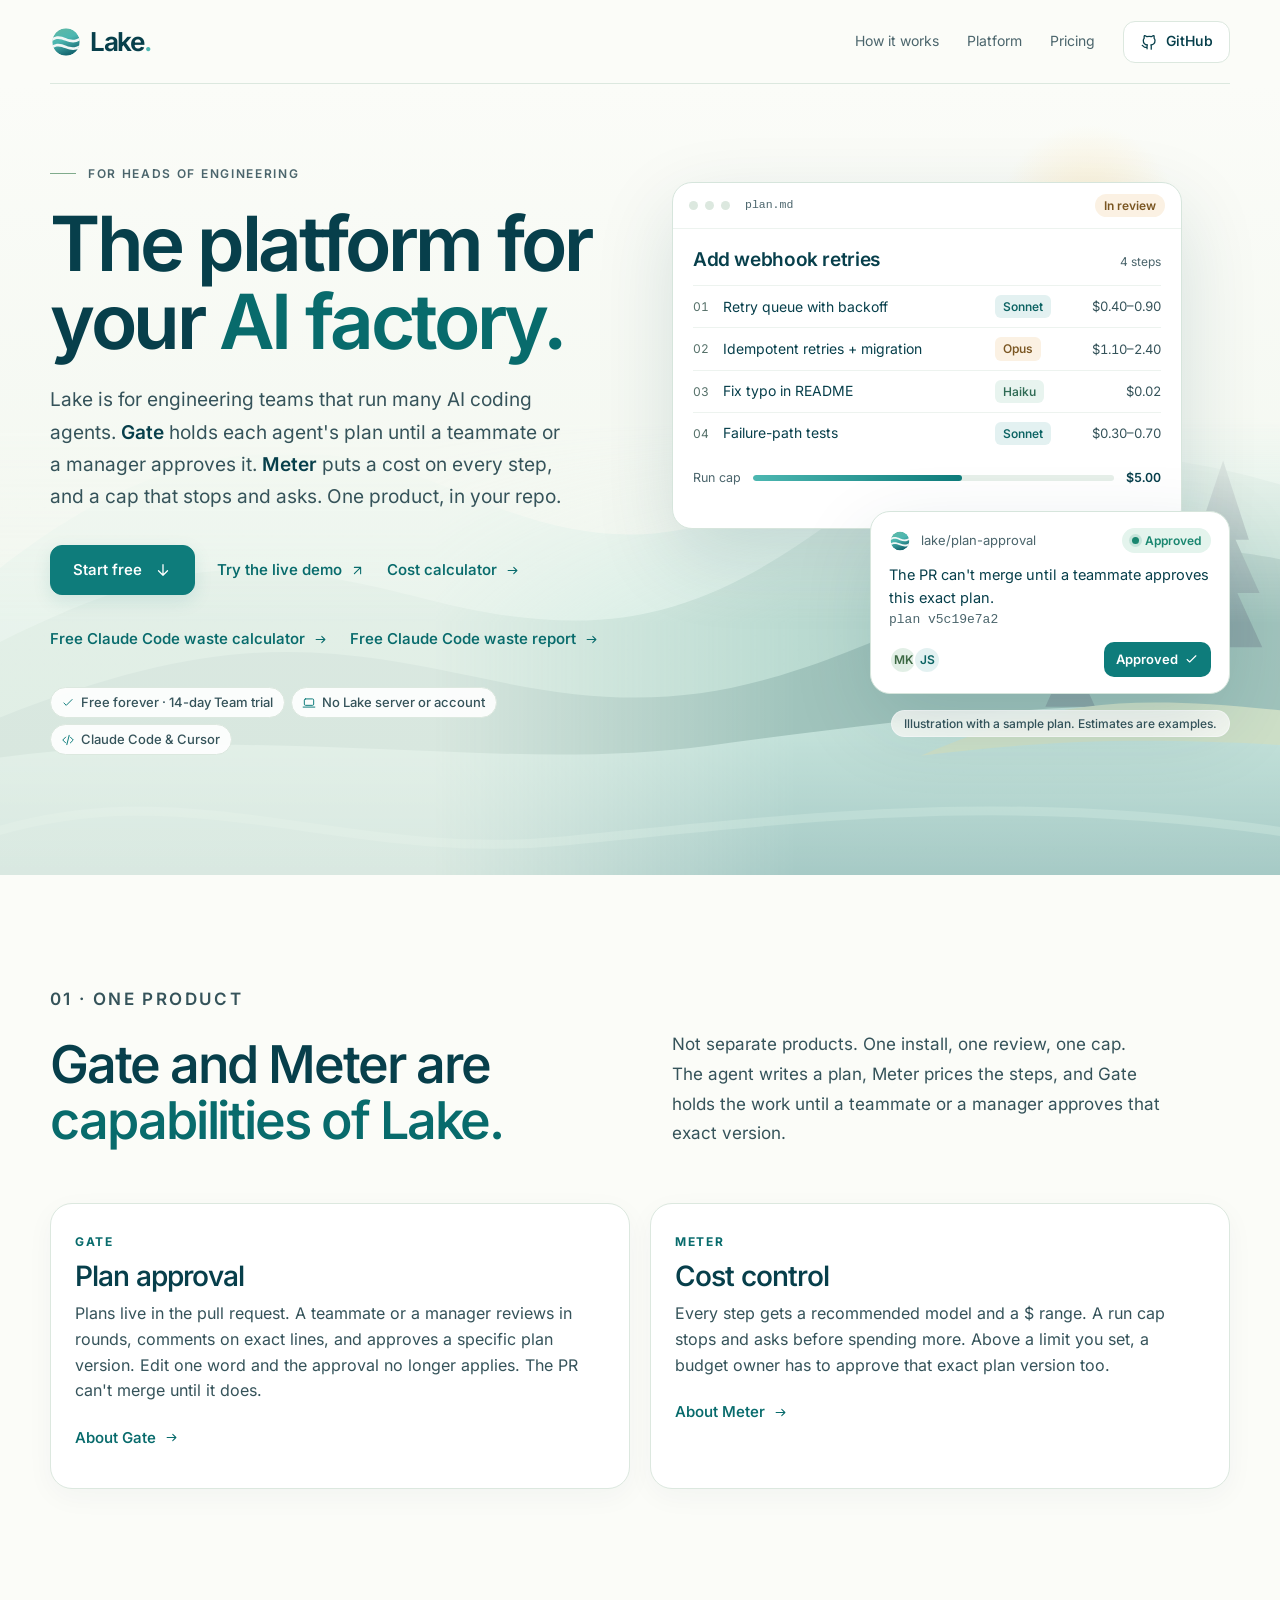
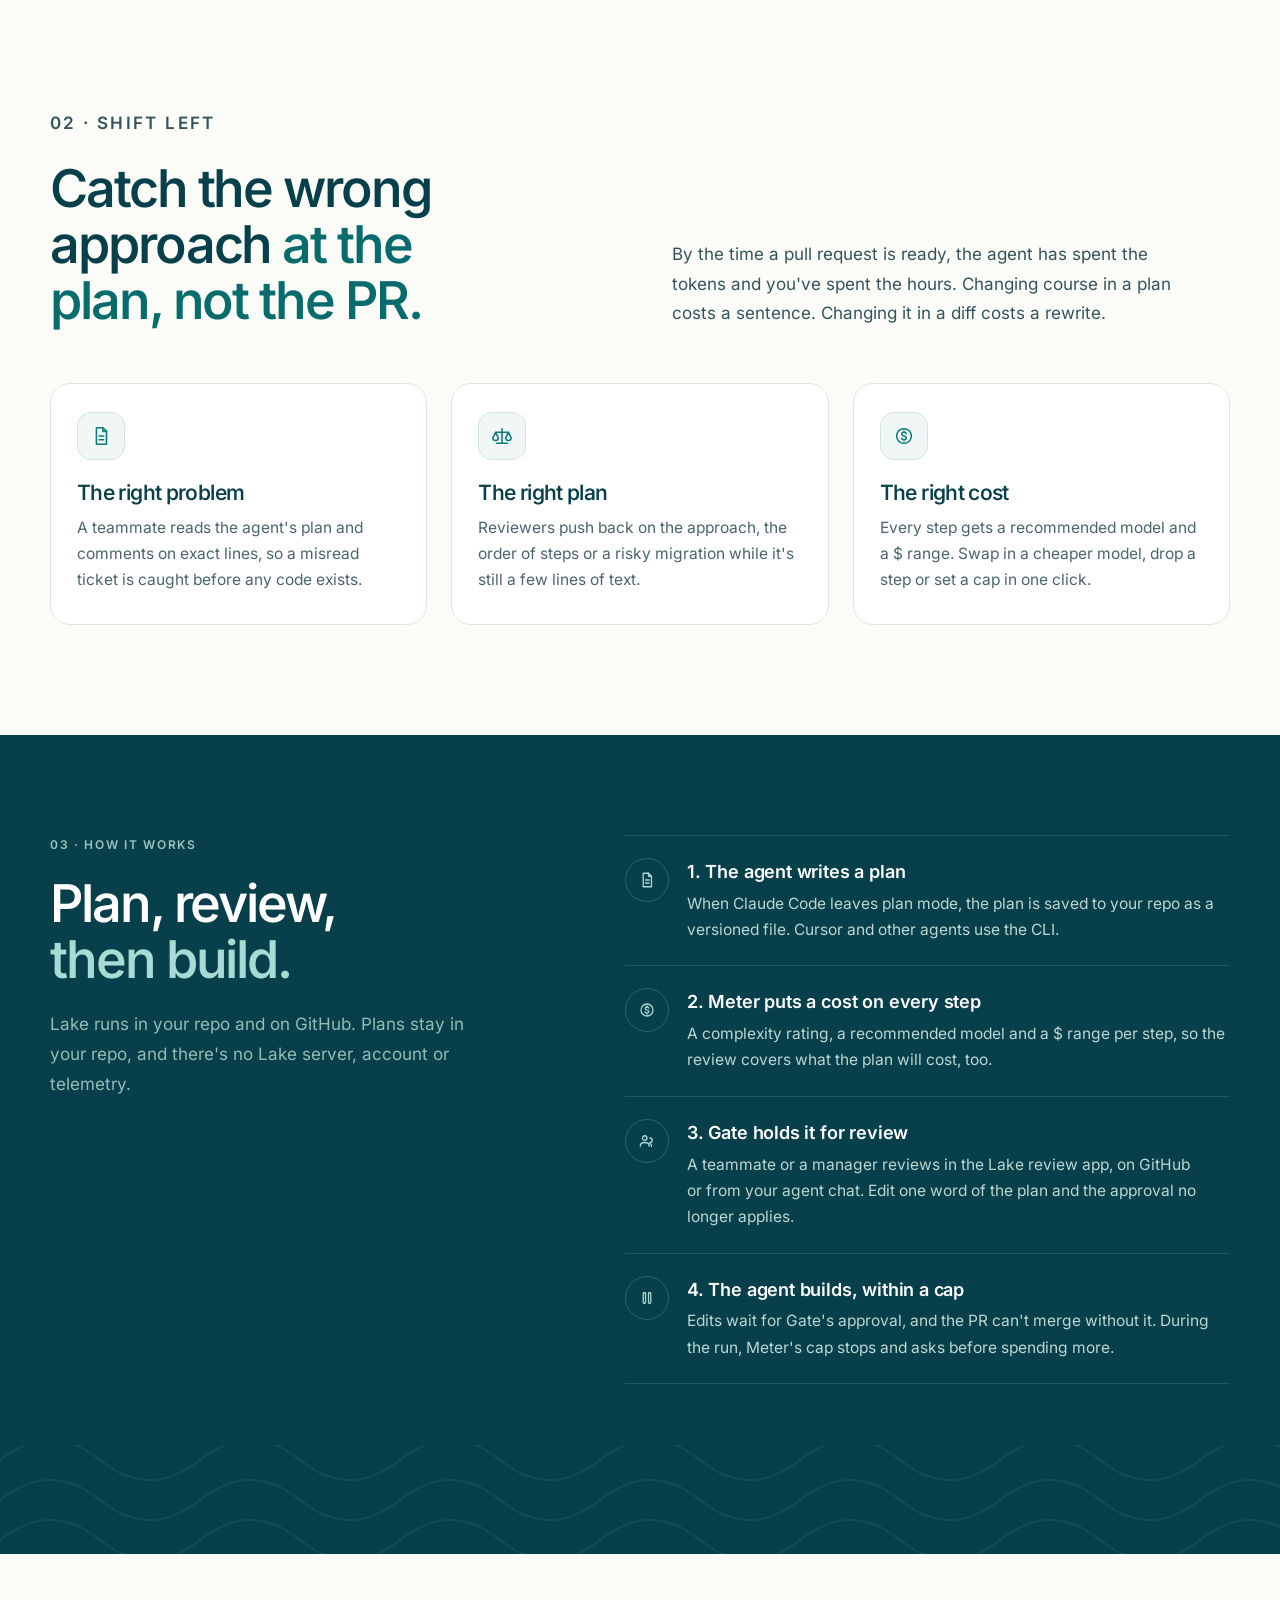
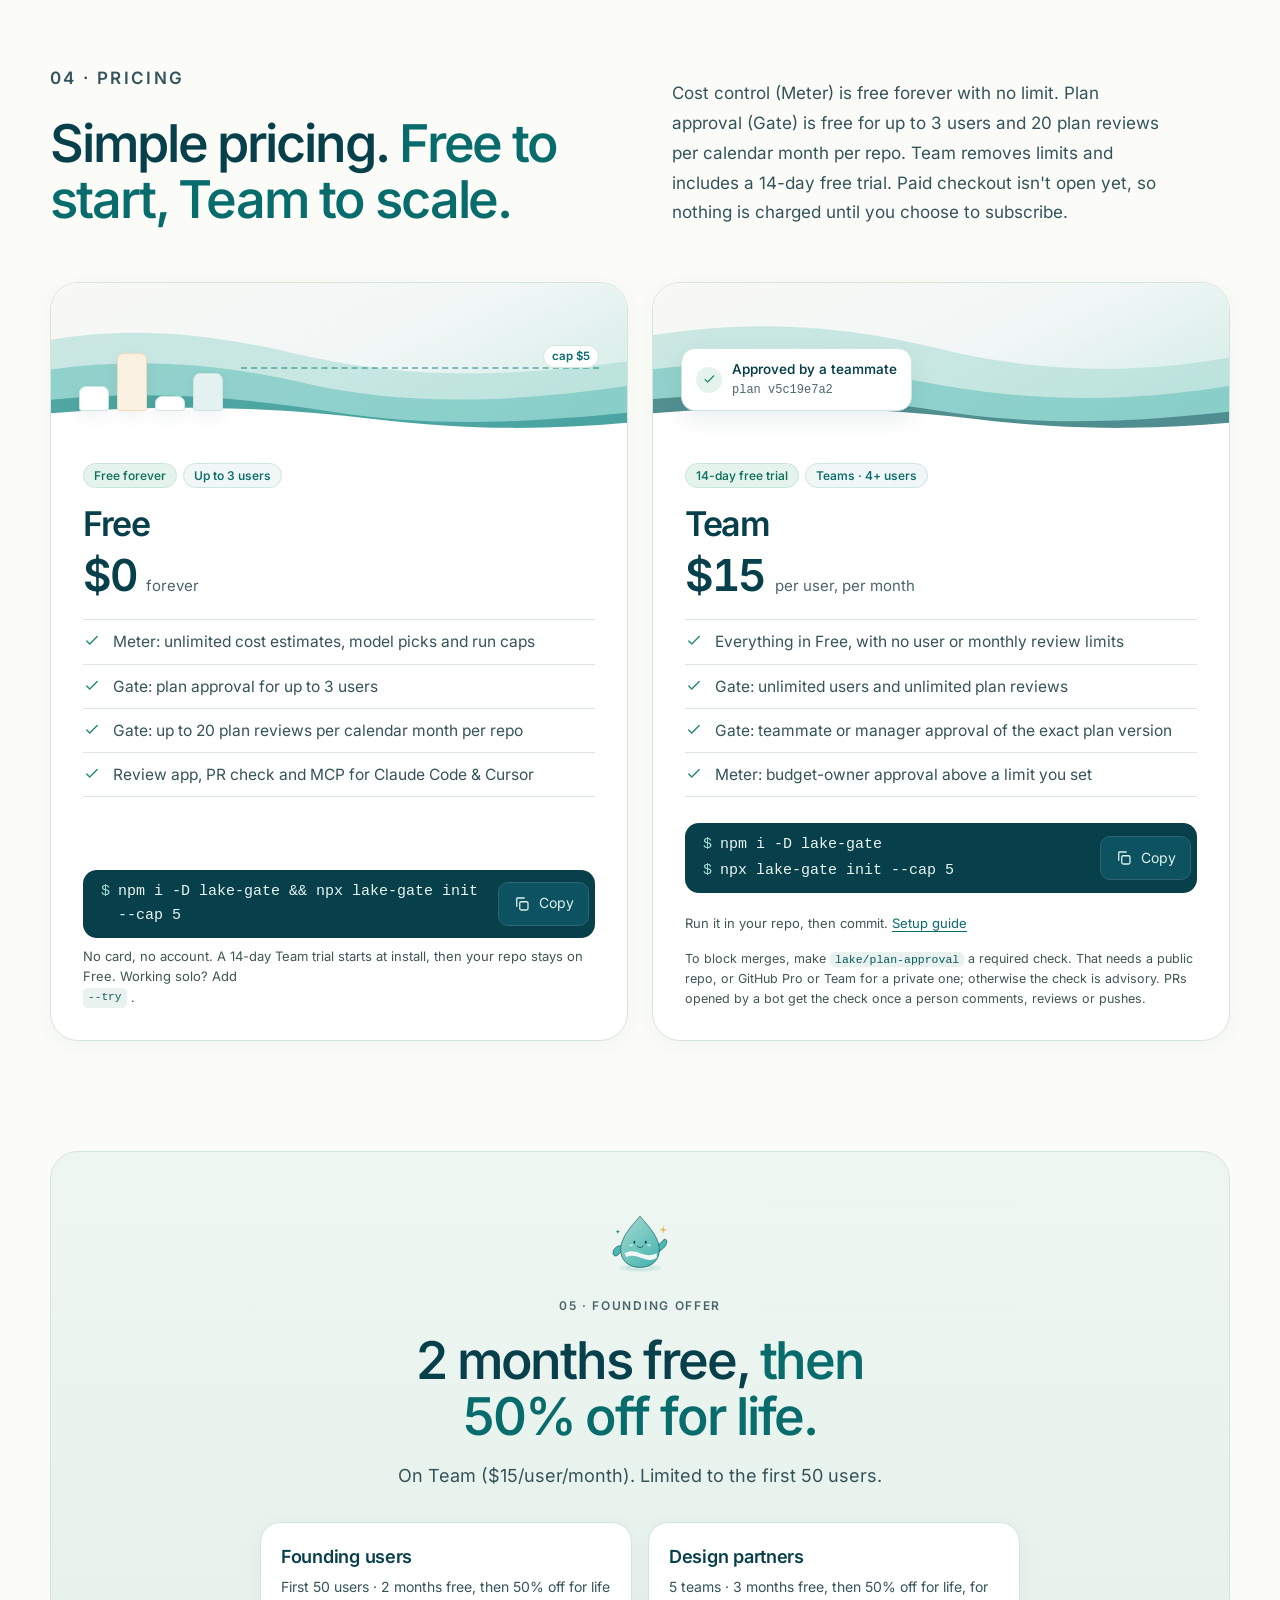
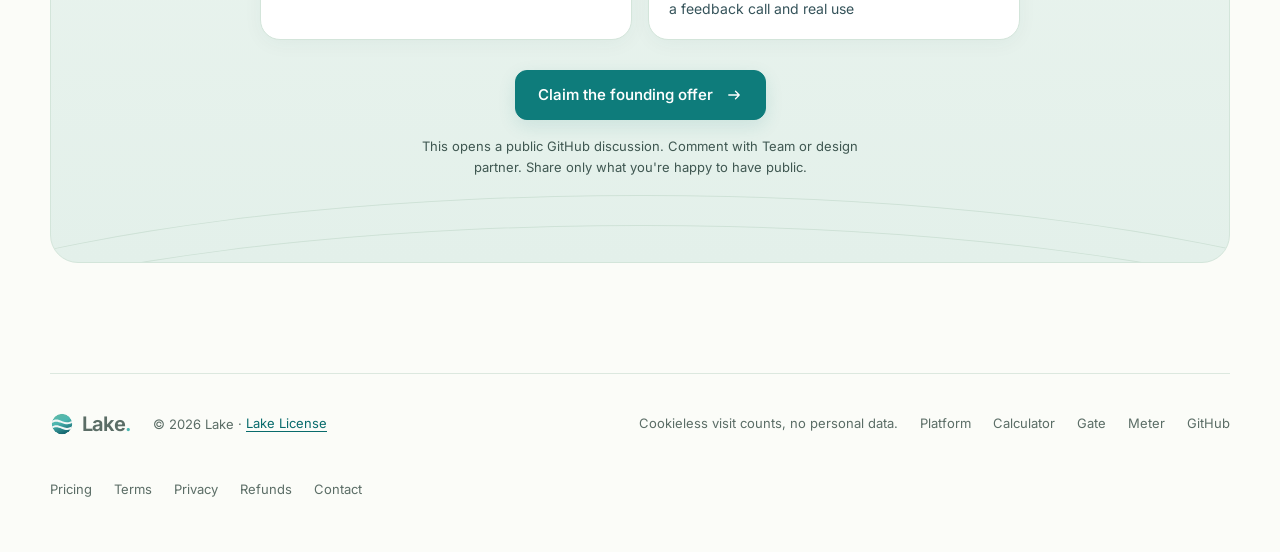
<file: index.html>
<!doctype html>
<html lang="en">
<head>
<meta charset="utf-8">
<meta name="viewport" content="width=device-width,initial-scale=1">
<title>Lake · The platform for your AI factory</title>
<meta name="description" content="Lake is the platform for engineering teams that run many AI coding agents. Cost control (Meter) is free forever. Plan approval (Gate) is free for up to 3 users and 20 plan reviews/month, or Team ($15/user/mo) with a 14-day trial.">
<meta name="theme-color" content="#0e7c7b">
<meta property="og:title" content="Lake · The platform for your AI factory">
<meta property="og:description" content="One product for teams running many AI coding agents. Meter cost control is free forever; Gate plan approval is free for up to 3 users & 20 reviews/mo, or Team ($15/user/mo) with a 14-day trial.">
<meta property="og:type" content="website">
<meta property="og:url" content="https://getlake.dev/">
<meta property="og:site_name" content="Lake">
<meta property="og:image" content="https://getlake.dev/assets/og-home.png">
<meta property="og:image:width" content="1200">
<meta property="og:image:height" content="630">
<meta property="og:image:type" content="image/png">
<meta property="og:image:alt" content="Lake: the platform for your AI factory. A sample plan with a cost estimate per step, and a teammate approval.">
<meta name="twitter:card" content="summary_large_image">
<meta name="twitter:title" content="Lake · The platform for your AI factory">
<meta name="twitter:description" content="One product for teams running many AI coding agents. Meter cost control is free forever; Gate plan approval is free for up to 3 users & 20 reviews/mo, or Team ($15/user/mo) with a 14-day trial.">
<meta name="twitter:image" content="https://getlake.dev/assets/og-home.png">
<meta name="twitter:image:alt" content="Lake: the platform for your AI factory. A sample plan with a cost estimate per step, and a teammate approval.">
<link rel="canonical" href="https://getlake.dev/">
<link rel="icon" href="/assets/logo-mark.svg">
<link rel="apple-touch-icon" href="/assets/apple-touch-icon.png">
<link rel="preload" href="/assets/inter.woff2" as="font" type="font/woff2" crossorigin>
<link rel="stylesheet" href="/assets/site.css">
<script data-goatcounter="https://lakehq.goatcounter.com/count" async src="https://gc.zgo.at/count.js"></script>
<script src="/assets/site.js" defer></script>
</head>
<body>
<a class="skip" href="#main">Skip to content</a>
<svg class="svg-library" xmlns="http://www.w3.org/2000/svg" aria-hidden="true">
  <symbol id="arrow" viewBox="0 0 24 24"><path d="M5 12h14m-5-5 5 5-5 5"/></symbol>
  <symbol id="up" viewBox="0 0 24 24"><path d="M7 17 17 7M7 7h10v10"/></symbol>
  <symbol id="down" viewBox="0 0 24 24"><path d="M12 5v14m-6-6 6 6 6-6"/></symbol>
  <symbol id="check" viewBox="0 0 24 24"><path d="m5 12 4 4L19 6"/></symbol>
  <symbol id="copy" viewBox="0 0 24 24"><rect x="9" y="9" width="11" height="11" rx="2"/><path d="M5 15V5a1 1 0 0 1 1-1h9"/></symbol>
  <symbol id="github" viewBox="0 0 24 24"><path d="M9 19c-4 1.3-4-2-6-2.5m12 5v-3.5c0-1 .1-1.4-.5-2 2.8-.3 5.5-1.4 5.5-6a4.6 4.6 0 0 0-1.3-3.2 4.2 4.2 0 0 0-.1-3.2s-1-.3-3.4 1.3a11.6 11.6 0 0 0-6 0C6.8 3.3 5.8 3.6 5.8 3.6a4.2 4.2 0 0 0-.1 3.2A4.6 4.6 0 0 0 4.4 10c0 4.6 2.7 5.7 5.5 6-.6.6-.6 1.2-.5 2V21"/></symbol>
  <symbol id="open" viewBox="0 0 24 24"><path d="M8 7 3 12l5 5m8-10 5 5-5 5M14 4l-4 16"/></symbol>
  <symbol id="laptop" viewBox="0 0 24 24"><rect x="4" y="5" width="16" height="11" rx="2"/><path d="M2 19h20"/></symbol>
  <symbol id="users" viewBox="0 0 24 24"><circle cx="9" cy="8" r="3"/><path d="M3 19c0-3 2.7-5 6-5s6 2 6 5m1-11a3 3 0 0 1 0 6m2 5c0-2-1-3.5-2.5-4.3"/></symbol>
  <symbol id="wave" viewBox="0 0 24 24"><path d="M2 9c3-3 5-3 8 0s5 3 8 0 3-2 4-2M2 15c3-3 5-3 8 0s5 3 8 0 3-2 4-2"/></symbol>
  <symbol id="ticket" viewBox="0 0 24 24"><path d="M4 7h16v3a2 2 0 0 0 0 4v3H4v-3a2 2 0 0 0 0-4V7Z"/><path d="m9.5 12 1.8 1.8 3.4-3.6"/></symbol>
  <symbol id="loop" viewBox="0 0 24 24"><path d="M17 3l3 3-3 3M4 11V9a3 3 0 0 1 3-3h13M7 21l-3-3 3-3m13-2v2a3 3 0 0 1-3 3H4"/></symbol>
  <symbol id="scale" viewBox="0 0 24 24"><path d="M12 4v16M6 20h12M5 8h14M5 8l-3 6a3 3 0 0 0 6 0L5 8Zm14 0-3 6a3 3 0 0 0 6 0l-3-6Z"/></symbol>
  <symbol id="coin" viewBox="0 0 24 24"><circle cx="12" cy="12" r="8"/><path d="M14.5 9.5c-.5-1-1.5-1.5-2.5-1.5-1.4 0-2.5.8-2.5 2s1.1 1.6 2.5 2 2.5.9 2.5 2-1.1 2-2.5 2c-1.1 0-2.1-.5-2.6-1.5M12 6.5V8m0 8v1.5"/></symbol>
  <symbol id="pause" viewBox="0 0 24 24"><rect x="7" y="5" width="3" height="14" rx="1"/><rect x="14" y="5" width="3" height="14" rx="1"/></symbol>
  <symbol id="doc" viewBox="0 0 24 24"><path d="M7 3h7l4 4v14H7z"/><path d="M14 3v4h4M10 12h5m-5 4h5"/></symbol>
</svg><header class="nav container">
  <a class="wordmark" href="/" aria-label="Lake home"><img src="/assets/logo-mark.svg" alt="" width="32" height="32"><span>Lake<span class="dot">.</span></span></a>
  <nav aria-label="Main">
    <a href="/#how">How it works</a>
    <a href="/platform/">Platform</a>
    <a href="/pricing/" class="keep">Pricing</a>
    <a class="button compact ghost" href="https://github.com/getlake/lake" aria-label="Lake on GitHub"><svg class="i"><use href="#github"/></svg><span class="gh-label">GitHub</span></a>
  </nav>
</header>

<main id="main">
<section class="hero" aria-labelledby="hero-title">
  <img class="landscape" src="/assets/lake-editorial-scene.svg" alt="" fetchpriority="high">
  <span class="sun" aria-hidden="true"></span>
  <div class="container hero-grid">
    <div class="hero-copy">
      <p class="eyebrow"><span class="small-line"></span> For heads of engineering</p>
      <h1 id="hero-title">The platform for your <em>AI factory.</em></h1>
      <p class="lede">Lake is for engineering teams that run many AI coding agents. <strong>Gate</strong> holds each agent's plan until a teammate or a manager approves it. <strong>Meter</strong> puts a cost on every step, and a cap that stops and asks. One product, in your repo.</p>
      <div class="hero-ctas">
        <a class="button" href="#start">Start free <svg class="i"><use href="#down"/></svg></a>
        <a class="text-link" href="/lake-gate/app/#/demo">Try the live demo <svg class="i"><use href="#up"/></svg></a>
        <a class="text-link" href="/calculator/">Cost calculator <svg class="i"><use href="#arrow"/></svg></a>
        <a class="text-link" href="/waste-calculator/">Free Claude Code waste calculator <svg class="i"><use href="#arrow"/></svg></a>
        <a class="text-link" href="/waste-report/">Free Claude Code waste report <svg class="i"><use href="#arrow"/></svg></a>
      </div>
      <ul class="chips" aria-label="What you get">
        <li class="chip"><svg class="i"><use href="#check"/></svg>Free forever · 14-day Team trial</li>
        <li class="chip"><svg class="i"><use href="#laptop"/></svg>No Lake server or account</li>
        <li class="chip"><svg class="i"><use href="#open"/></svg>Claude Code &amp; Cursor</li>
      </ul>
    </div>

    <div class="flow" aria-label="Illustration: a sample plan gets a cost per step, then a teammate approves it before the PR can merge">
      <div class="win plan">
        <div class="win-bar"><i></i><i></i><i></i><span>plan.md</span><span class="tag">In review</span></div>
        <div class="plan-body">
          <div class="plan-title"><b>Add webhook retries</b><small>4 steps</small></div>
          <ol>
            <li><span class="n">01</span><span class="t">Retry queue with backoff</span><span class="model m">Sonnet</span><span class="c">$0.40–0.90</span></li>
            <li><span class="n">02</span><span class="t">Idempotent retries + migration</span><span class="model h">Opus</span><span class="c">$1.10–2.40</span></li>
            <li><span class="n">03</span><span class="t">Fix typo in README</span><span class="model l">Haiku</span><span class="c">$0.02</span></li>
            <li><span class="n">04</span><span class="t">Failure-path tests</span><span class="model m">Sonnet</span><span class="c">$0.30–0.70</span></li>
          </ol>
          <div class="cap"><span>Run cap</span><span class="bar"><i style="--w:58%"></i></span><b>$5.00</b></div>
        </div>
      </div>
      <div class="win gate">
        <header><img src="/assets/logo-mark.svg" alt=""><span>lake/plan-approval</span><span class="state">Waiting</span></header>
        <p>The PR can't merge until a teammate approves this exact plan.<span>plan v5c19e7a2</span></p>
        <div class="row"><span class="avatar" aria-hidden="true">MK</span><span class="avatar" aria-hidden="true" style="margin-left:-14px;background:#e3f1f1;color:#0b6262">JS</span><span class="approve">Approve<svg class="i"><use href="#check"/></svg></span></div>
      </div>
      <span class="ripple-ring" aria-hidden="true"></span>
      <p class="visual-note">Illustration with a sample plan. Estimates are examples.</p>
    </div>
  </div>
</section>

<section class="sec container" id="capabilities" aria-labelledby="cap-title">
  <div class="sec-head">
    <div>
      <p class="section-index">01 · One product</p>
      <h2 id="cap-title">Gate and Meter are <em>capabilities of Lake.</em></h2>
    </div>
    <p>Not separate products. One install, one review, one cap. The agent writes a plan, Meter prices the steps, and Gate holds the work until a teammate or a manager approves that exact version.</p>
  </div>
  <div class="cards2">
    <article class="cap-card" id="gate">
      <p class="kicker">Gate</p>
      <h3>Plan approval</h3>
      <p>Plans live in the pull request. A teammate or a manager reviews in rounds, comments on exact lines, and approves a specific plan version. Edit one word and the approval no longer applies. The PR can't merge until it does.</p>
      <a class="text-link" href="/lake-gate/">About Gate <svg class="i"><use href="#arrow"/></svg></a>
    </article>
    <article class="cap-card" id="meter">
      <p class="kicker">Meter</p>
      <h3>Cost control</h3>
      <p>Every step gets a recommended model and a $ range. A run cap stops and asks before spending more. Above a limit you set, a budget owner has to approve that exact plan version too.</p>
      <a class="text-link" href="/lake-meter/">About Meter <svg class="i"><use href="#arrow"/></svg></a>
    </article>
  </div>
</section>

<section class="sec container" id="why" aria-labelledby="why-title">
  <div class="sec-head">
    <div>
      <p class="section-index">02 · Shift left</p>
      <h2 id="why-title">Catch the wrong approach <em>at the plan, not the PR.</em></h2>
    </div>
    <p>By the time a pull request is ready, the agent has spent the tokens and you've spent the hours. Changing course in a plan costs a sentence. Changing it in a diff costs a rewrite.</p>
  </div>
  <div class="cards3">
    <article class="feat"><span class="ic"><svg class="i"><use href="#doc"/></svg></span><h3>The right problem</h3><p>A teammate reads the agent's plan and comments on exact lines, so a misread ticket is caught before any code exists.</p></article>
    <article class="feat"><span class="ic"><svg class="i"><use href="#scale"/></svg></span><h3>The right plan</h3><p>Reviewers push back on the approach, the order of steps or a risky migration while it's still a few lines of text.</p></article>
    <article class="feat"><span class="ic"><svg class="i"><use href="#coin"/></svg></span><h3>The right cost</h3><p>Every step gets a recommended model and a $ range. Swap in a cheaper model, drop a step or set a cap in one click.</p></article>
  </div>
</section>

<section class="core" id="how" aria-labelledby="how-title">
  <div class="container core-grid">
    <div>
      <p class="section-index">03 · How it works</p>
      <h2 id="how-title">Plan, review, <em>then build.</em></h2>
      <p class="quiet">Lake runs in your repo and on GitHub. Plans stay in your repo, and there's no Lake server, account or telemetry.</p>
    </div>
    <ol class="pillars">
      <li><span class="ic"><svg class="i"><use href="#doc"/></svg></span><div><b>1. The agent writes a plan</b><p>When Claude Code leaves plan mode, the plan is saved to your repo as a versioned file. Cursor and other agents use the CLI.</p></div></li>
      <li><span class="ic"><svg class="i"><use href="#coin"/></svg></span><div><b>2. Meter puts a cost on every step</b><p>A complexity rating, a recommended model and a $ range per step, so the review covers what the plan will cost, too.</p></div></li>
      <li><span class="ic"><svg class="i"><use href="#users"/></svg></span><div><b>3. Gate holds it for review</b><p>A teammate or a manager reviews in the Lake review app, on GitHub or from your agent chat. Edit one word of the plan and the approval no longer applies.</p></div></li>
      <li><span class="ic"><svg class="i"><use href="#pause"/></svg></span><div><b>4. The agent builds, within a cap</b><p>Edits wait for Gate's approval, and the PR can't merge without it. During the run, Meter's cap stops and asks before spending more.</p></div></li>
    </ol>
  </div>
</section>

<section class="sec container" id="pricing" aria-labelledby="pricing-title">
  <div class="sec-head">
    <div>
      <p class="section-index">04 · Pricing</p>
      <h2 id="pricing-title">Simple pricing. <em>Free to start, Team to scale.</em></h2>
    </div>
    <p>Cost control (Meter) is free forever with no limit. Plan approval (Gate) is free for up to 3 users and 20 plan reviews per calendar month per repo. Team removes limits and includes a 14-day free trial. Paid checkout isn't open yet, so nothing is charged until you choose to subscribe.</p>
  </div>

  <div class="products" id="start">
    <article class="product">
      <div class="p-art" aria-hidden="true">
        <svg class="waves" viewBox="0 0 600 150" preserveAspectRatio="none"><path d="M0 70C90 40 170 46 260 70s180 30 340 0v80H0Z" fill="#a7dbd3" opacity=".55"/><path d="M0 98c90-26 180-22 270 2s190 22 330-6v56H0Z" fill="#4cb7b1" opacity=".45"/><path d="M0 124c100-18 190-14 290 4s180 12 310-4v26H0Z" fill="#0e7c7b" opacity=".5"/><path d="M0 136c120-16 230-14 330 0s180 10 270-2v16H0Z" fill="#fff"/></svg>
        <div class="mini"><div class="bars"><i></i><i></i><i></i><i></i></div><span class="capline"></span></div>
      </div>
      <div class="p-body">
        <div class="p-meta"><span class="free">Free forever</span><span>Up to 3 users</span></div>
        <h3>Free</h3>
        <p class="price"><b>$0</b><span>forever</span></p>
        <ul class="incl">
          <li><svg class="i"><use href="#check"/></svg>Meter: unlimited cost estimates, model picks and run caps</li>
          <li><svg class="i"><use href="#check"/></svg>Gate: plan approval for up to 3 users</li>
          <li><svg class="i"><use href="#check"/></svg>Gate: up to 20 plan reviews per calendar month per repo</li>
          <li><svg class="i"><use href="#check"/></svg>Review app, PR check and MCP for Claude Code &amp; Cursor</li>
        </ul>
        <div class="install two"><code><span class="ln"><span class="prompt">$</span><span class="cmd"><span class="nw">npm i -D lake-gate &amp;&amp;</span> <span class="nw">npx lake-gate init</span> <span class="nw">--cap 5</span></span></span></code><button class="copy" type="button" data-copy="npm i -D lake-gate &amp;&amp; npx lake-gate init --cap 5" aria-label="Copy install commands"><svg class="i"><use href="#copy"/></svg><span class="idle">Copy</span><span class="done">Copied</span></button></div>
        <p class="p-note">No card, no account. A 14-day Team trial starts at install, then your repo stays on Free. Working solo? Add <code>--try</code>.</p>
      </div>
    </article>

    <article class="product">
      <div class="p-art" aria-hidden="true">
        <svg class="waves" viewBox="0 0 600 150" preserveAspectRatio="none"><path d="M0 64c110-30 200-26 300 2s200 26 300-4v88H0Z" fill="#a7dbd3" opacity=".55"/><path d="M0 96c100-24 190-18 290 4s200 20 310-8v58H0Z" fill="#4cb7b1" opacity=".45"/><path d="M0 122c110-16 200-12 300 6s190 10 300-6v28H0Z" fill="#073f4b" opacity=".45"/><path d="M0 136c120-16 230-14 330 0s180 10 270-2v16H0Z" fill="#fff"/></svg>
        <div class="mini"><div class="stamp"><span class="tick"><svg class="i"><use href="#check"/></svg></span><span>Approved by a teammate<small>plan v5c19e7a2</small></span></div></div>
      </div>
      <div class="p-body">
        <div class="p-meta"><span class="free">14-day free trial</span><span>Teams · 4+ users</span></div>
        <h3>Team</h3>
        <p class="price"><b>$15</b><span>per user, per month</span></p>
        <ul class="incl">
          <li><svg class="i"><use href="#check"/></svg>Everything in Free, with no user or monthly review limits</li>
          <li><svg class="i"><use href="#check"/></svg>Gate: unlimited users and unlimited plan reviews</li>
          <li><svg class="i"><use href="#check"/></svg>Gate: teammate or manager approval of the exact plan version</li>
          <li><svg class="i"><use href="#check"/></svg>Meter: budget-owner approval above a limit you set</li>
        </ul>
        <div class="install two"><code><span class="ln"><span class="prompt">$</span><span class="cmd"><span class="nw">npm i -D lake-gate</span></span></span><span class="ln"><span class="prompt">$</span><span class="cmd"><span class="nw">npx lake-gate init</span> <span class="nw">--cap 5</span></span></span></code><button class="copy" type="button" data-copy="npm i -D lake-gate &amp;&amp; npx lake-gate init --cap 5" aria-label="Copy install commands"><svg class="i"><use href="#copy"/></svg><span class="idle">Copy</span><span class="done">Copied</span></button></div>
        <p class="p-note">Run it in your repo, then commit. <a href="https://github.com/getlake/lake#install">Setup guide</a></p>
        <p class="p-fine">To block merges, make <code>lake/plan-approval</code> a required check. That needs a public repo, or GitHub Pro or Team for a private one; otherwise the check is advisory. PRs opened by a bot get the check once a person comments, reviews or pushes.</p>
      </div>
    </article>
  </div>
</section>

<section class="container" id="founding" aria-labelledby="founding-title" style="padding-bottom:110px">
  <div class="partner-card">
    <img class="ripple" src="/assets/ripple-mascot.svg" alt="" width="72" height="72">
    <p class="section-index">05 · Founding offer</p>
    <h2 id="founding-title">2 months free, <em>then 50% off for life.</em></h2>
    <p class="body">On Team ($15/user/month). Limited to the first 50 users.</p>
    <div class="offer-row">
      <div class="offer"><b>Founding users</b><span>First 50 users · 2 months free, then 50% off for life</span></div>
      <div class="offer"><b>Design partners</b><span>5 teams · 3 months free, then 50% off for life, for a feedback call and real use</span></div>
    </div>
    <div class="partner-ctas">
      <a class="button" data-founding-cta href="https://github.com/getlake/getlake.github.io/discussions/1">Claim the founding offer <svg class="i"><use href="#arrow"/></svg></a>
    </div>
    <p class="microcopy">This opens a public GitHub discussion. Comment with Team or design partner. Share only what you're happy to have public.</p>
  </div>
</section>
</main>

<footer class="footer container">
  <a class="wordmark small" href="/" aria-label="Lake home"><img src="/assets/logo-mark.svg" alt="" width="24" height="24"><span>Lake<span class="dot">.</span></span></a>
  <span>© 2026 Lake · <a href="/license/">Lake License</a></span>
  <span class="grow"></span>
  <span>Cookieless visit counts, no personal data.</span>
    <nav class="foot-links" aria-label="Footer"><a href="/platform/">Platform</a><a href="/calculator/">Calculator</a><a href="/lake-gate/">Gate</a><a href="/lake-meter/">Meter</a><a href="https://github.com/getlake/lake">GitHub</a></nav>
  <nav class="foot-links" aria-label="Legal"><a href="/pricing/">Pricing</a><a href="/terms/">Terms</a><a href="/privacy/">Privacy</a><a href="/refund/">Refunds</a><a href="/contact/">Contact</a></nav>
</footer>
</body>
</html>
</file>
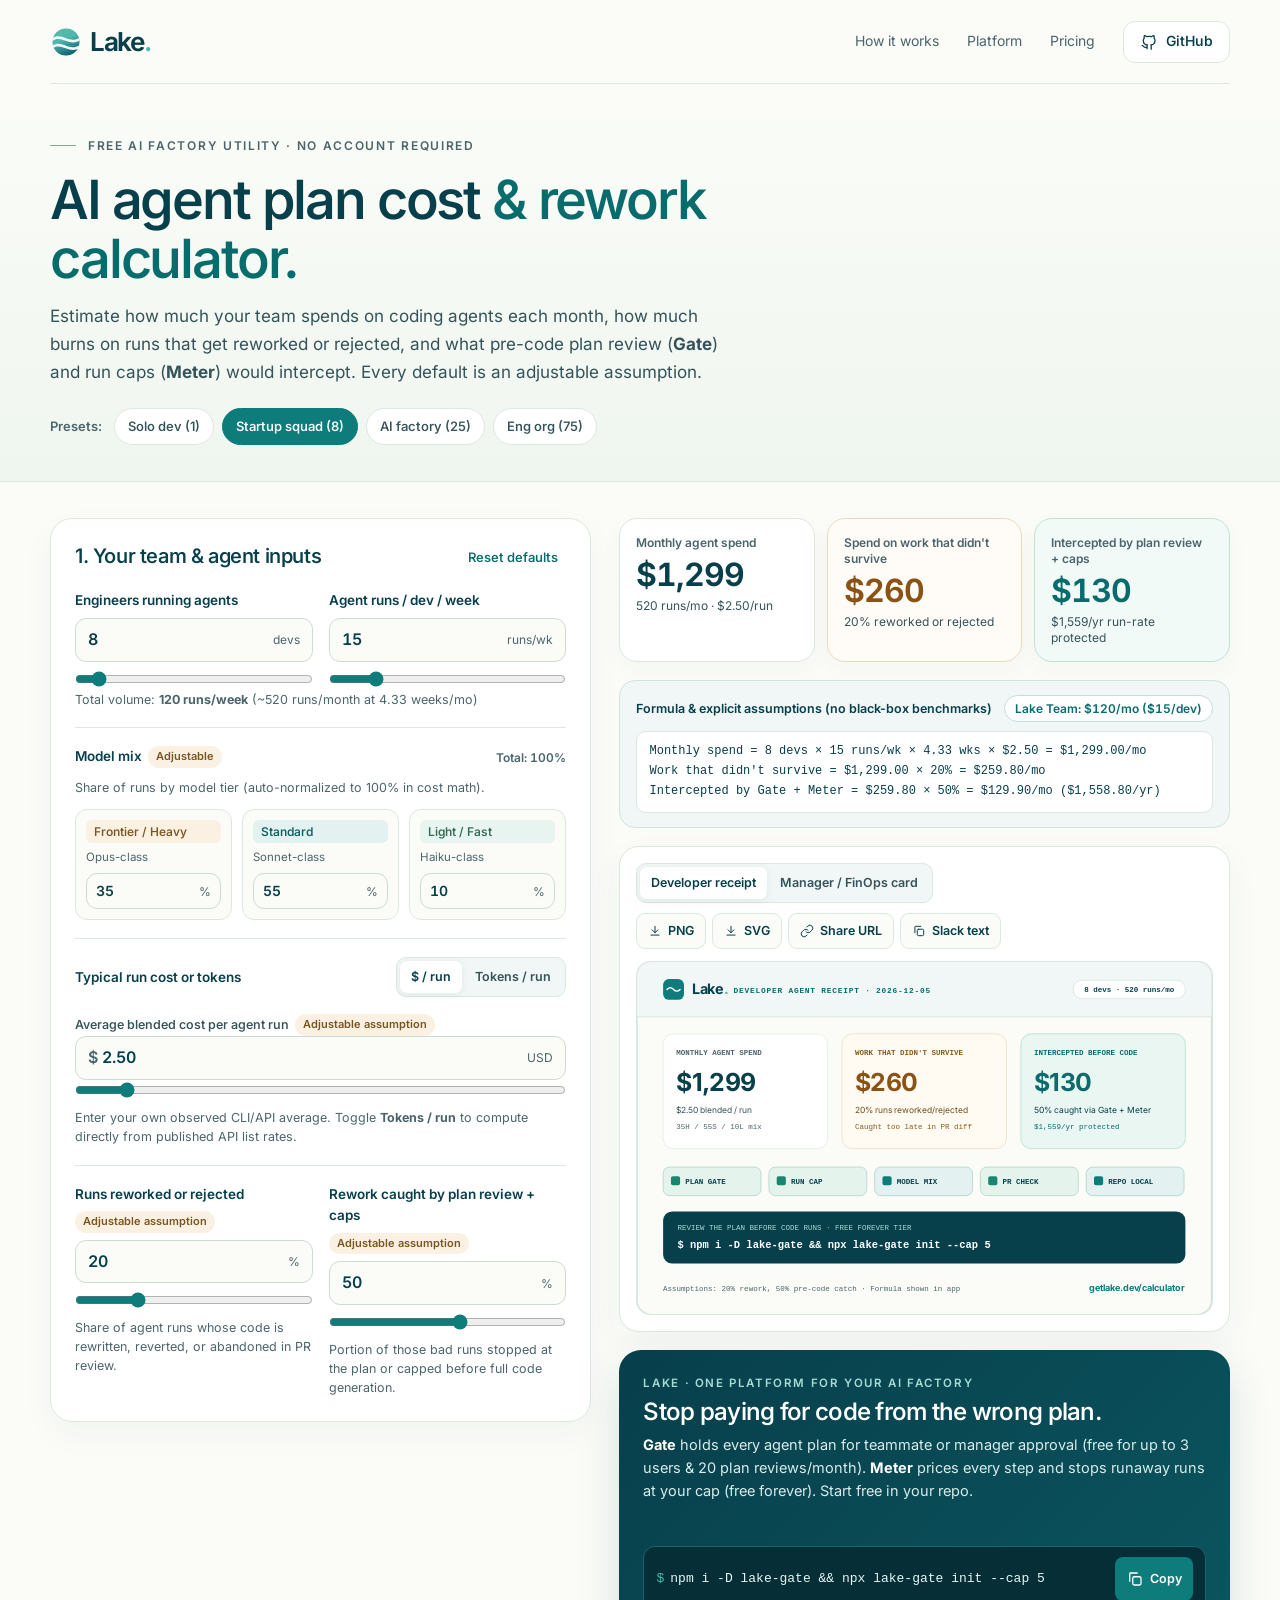
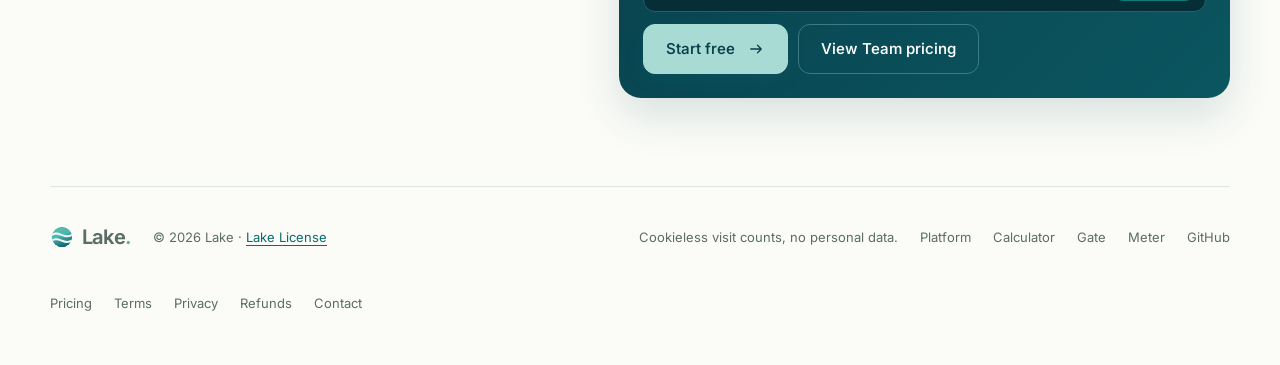
<file: calculator/index.html>
<!doctype html>
<html lang="en">
<head>
<meta charset="utf-8">
<meta name="viewport" content="width=device-width,initial-scale=1">
<title>AI Agent Plan Cost &amp; Rework Calculator · Lake</title>
<meta name="description" content="Calculate your team's monthly AI coding agent spend, how much goes to reworked or rejected runs, and what pre-code plan review and run caps would intercept. Download a shareable receipt.">
<meta name="theme-color" content="#0e7c7b">
<meta property="og:title" content="AI Agent Plan Cost &amp; Rework Calculator · Lake">
<meta property="og:description" content="Estimate monthly AI coding spend, rework waste, and what pre-code plan approval (Gate) and run caps (Meter) intercept. Download a Dev or FinOps receipt.">
<meta property="og:type" content="website">
<meta property="og:url" content="https://getlake.dev/calculator/">
<meta property="og:site_name" content="Lake">
<meta property="og:image" content="https://getlake.dev/assets/og-home.png">
<meta name="twitter:card" content="summary_large_image">
<meta name="twitter:title" content="AI Agent Plan Cost &amp; Rework Calculator · Lake">
<meta name="twitter:description" content="Estimate monthly AI coding spend, rework waste, and what pre-code plan approval and run caps intercept.">
<link rel="canonical" href="https://getlake.dev/calculator/">
<link rel="icon" href="/assets/logo-mark.svg">
<link rel="apple-touch-icon" href="/assets/apple-touch-icon.png">
<link rel="preload" href="/assets/inter.woff2" as="font" type="font/woff2" crossorigin>
<link rel="stylesheet" href="/assets/site.css">
<link rel="stylesheet" href="/calculator/calc.css">
<script data-goatcounter="https://lakehq.goatcounter.com/count" async src="https://gc.zgo.at/count.js"></script>
<script src="/assets/site.js" defer></script>
<script src="/calculator/calc.js" defer></script>
</head>
<body>
<a class="skip" href="#main">Skip to content</a>
<svg class="svg-library" xmlns="http://www.w3.org/2000/svg" aria-hidden="true">
  <symbol id="arrow" viewBox="0 0 24 24"><path d="M5 12h14m-5-5 5 5-5 5"/></symbol>
  <symbol id="up" viewBox="0 0 24 24"><path d="M7 17 17 7M7 7h10v10"/></symbol>
  <symbol id="check" viewBox="0 0 24 24"><path d="m5 12 4 4L19 6"/></symbol>
  <symbol id="copy" viewBox="0 0 24 24"><rect x="9" y="9" width="11" height="11" rx="2"/><path d="M5 15V5a1 1 0 0 1 1-1h9"/></symbol>
  <symbol id="download" viewBox="0 0 24 24"><path d="M12 4v11m-5-5 5 5 5-5M5 19h14"/></symbol>
  <symbol id="link" viewBox="0 0 24 24"><path d="M10 13a5 5 0 0 0 7.54.54l3-3a5 5 0 0 0-7.07-7.07l-1.72 1.71"/><path d="M14 11a5 5 0 0 0-7.54-.54l-3 3a5 5 0 0 0 7.07 7.07l1.71-1.71"/></symbol>
  <symbol id="github" viewBox="0 0 24 24"><path d="M9 19c-4 1.3-4-2-6-2.5m12 5v-3.5c0-1 .1-1.4-.5-2 2.8-.3 5.5-1.4 5.5-6a4.6 4.6 0 0 0-1.3-3.2 4.2 4.2 0 0 0-.1-3.2s-1-.3-3.4 1.3a11.6 11.6 0 0 0-6 0C6.8 3.3 5.8 3.6 5.8 3.6a4.2 4.2 0 0 0-.1 3.2A4.6 4.6 0 0 0 4.4 10c0 4.6 2.7 5.7 5.5 6-.6.6-.6 1.2-.5 2V21"/></symbol>
</svg>

<header class="nav container">
  <a class="wordmark" href="/" aria-label="Lake home"><img src="/assets/logo-mark.svg" alt="" width="32" height="32"><span>Lake<span class="dot">.</span></span></a>
  <nav aria-label="Main">
    <a href="/#how">How it works</a>
    <a href="/platform/">Platform</a>
    <a href="/pricing/" class="keep">Pricing</a>
    <a class="button compact ghost" href="https://github.com/getlake/lake" aria-label="Lake on GitHub"><svg class="i"><use href="#github"/></svg><span class="gh-label">GitHub</span></a>
  </nav>
</header>

<main id="main">
  <section class="calc-hero">
    <div class="container">
      <p class="eyebrow"><span class="small-line"></span> Free AI Factory Utility · No account required</p>
      <h1>AI agent plan cost <em>&amp; rework calculator.</em></h1>
      <p class="calc-lede">Estimate how much your team spends on coding agents each month, how much burns on runs that get reworked or rejected, and what pre-code plan review (<strong>Gate</strong>) and run caps (<strong>Meter</strong>) would intercept. Every default is an adjustable assumption.</p>
      <div class="preset-bar" role="group" aria-label="Quick team presets">
        <span class="preset-label">Presets:</span>
        <button type="button" class="preset-btn" data-preset="solo">Solo dev (1)</button>
        <button type="button" class="preset-btn is-active" data-preset="startup">Startup squad (8)</button>
        <button type="button" class="preset-btn" data-preset="scaleup">AI factory (25)</button>
        <button type="button" class="preset-btn" data-preset="org">Eng org (75)</button>
      </div>
    </div>
  </section>

  <section class="container calc-shell" aria-label="Calculator inputs and receipt">
    <div class="calc-grid">
      <!-- Left column: Inputs -->
      <form class="calc-panel" id="calc-form" onsubmit="return false">
        <div class="panel-head">
          <h2>1. Your team &amp; agent inputs</h2>
          <button type="button" class="reset-link" id="reset-btn">Reset defaults</button>
        </div>

        <div class="field-row two-col">
          <div class="field">
            <label for="team-size">Engineers running agents</label>
            <div class="input-wrap">
              <input id="team-size" type="number" min="1" max="1000" step="1" value="8">
              <span class="unit">devs</span>
            </div>
            <input id="team-size-range" type="range" min="1" max="100" step="1" value="8" aria-label="Engineers running agents slider">
          </div>

          <div class="field">
            <label for="runs-per-week">Agent runs / dev / week</label>
            <div class="input-wrap">
              <input id="runs-per-week" type="number" min="1" max="500" step="1" value="15">
              <span class="unit">runs/wk</span>
            </div>
            <input id="runs-per-week-range" type="range" min="1" max="80" step="1" value="15" aria-label="Agent runs per developer per week slider">
          </div>
        </div>
        <p class="field-hint" id="runs-summary">Total volume: <b>120 runs/week</b> (~520 runs/month at 4.33 weeks/mo)</p>

        <div class="divider"></div>

        <div class="field">
          <div class="label-row">
            <label>Model mix <span class="badge-asm">Adjustable</span></label>
            <span class="mix-total" id="mix-status">Total: 100%</span>
          </div>
          <p class="field-hint">Share of runs by model tier (auto-normalized to 100% in cost math).</p>
          <div class="mix-grid">
            <div class="mix-item">
              <span class="model h">Frontier / Heavy</span>
              <small>Opus-class</small>
              <div class="input-wrap compact"><input id="mix-heavy" type="number" min="0" max="100" step="5" value="35"><span class="unit">%</span></div>
            </div>
            <div class="mix-item">
              <span class="model m">Standard</span>
              <small>Sonnet-class</small>
              <div class="input-wrap compact"><input id="mix-std" type="number" min="0" max="100" step="5" value="55"><span class="unit">%</span></div>
            </div>
            <div class="mix-item">
              <span class="model l">Light / Fast</span>
              <small>Haiku-class</small>
              <div class="input-wrap compact"><input id="mix-light" type="number" min="0" max="100" step="5" value="10"><span class="unit">%</span></div>
            </div>
          </div>
        </div>

        <div class="divider"></div>

        <div class="field">
          <div class="label-row">
            <label>Typical run cost or tokens</label>
            <div class="seg" role="tablist" aria-label="Cost input mode">
              <button type="button" role="tab" id="mode-cost-btn" class="seg-btn is-active" aria-selected="true">$ / run</button>
              <button type="button" role="tab" id="mode-tokens-btn" class="seg-btn" aria-selected="false">Tokens / run</button>
            </div>
          </div>

          <div id="mode-cost-box" class="mode-box">
            <div class="field-row">
              <label for="cost-per-run" class="sub-label">Average blended cost per agent run <span class="badge-asm">Adjustable assumption</span></label>
              <div class="input-wrap">
                <span class="prefix">$</span>
                <input id="cost-per-run" type="number" min="0.05" max="200" step="0.10" value="2.50">
                <span class="unit">USD</span>
              </div>
              <input id="cost-per-run-range" type="range" min="0.20" max="25" step="0.10" value="2.50" aria-label="Average cost per run slider">
            </div>
            <p class="field-hint">Enter your own observed CLI/API average. Toggle <b>Tokens / run</b> to compute directly from published API list rates.</p>
          </div>

          <div id="mode-tokens-box" class="mode-box" hidden>
            <div class="field-row two-col">
              <div class="field">
                <label for="input-tokens" class="sub-label">Input tokens / run (incl. cache reads)</label>
                <div class="input-wrap">
                  <input id="input-tokens" type="number" min="1000" max="20000000" step="10000" value="600000">
                  <span class="unit">tok</span>
                </div>
              </div>
              <div class="field">
                <label for="output-tokens" class="sub-label">Output tokens / run</label>
                <div class="input-wrap">
                  <input id="output-tokens" type="number" min="500" max="2000000" step="1000" value="25000">
                  <span class="unit">tok</span>
                </div>
              </div>
            </div>
            <p class="field-hint" id="token-rate-note">Uses Lake Meter's published API table (verified 2026-11-12) with 85% cache read / 10% cache write / 5% uncached input: Opus 5.5 ($4/$0.20/$20 per 1M), Sonnet 5.5 ($2/$0.10/$10), Haiku 5.5 ($0.10/$0.01/$0.50). Blended run cost: <b id="computed-run-cost">$0.00</b>.</p>
          </div>
        </div>

        <div class="divider"></div>

        <div class="field-row two-col">
          <div class="field">
            <label for="rework-pct">Runs reworked or rejected <span class="badge-asm">Adjustable assumption</span></label>
            <div class="input-wrap">
              <input id="rework-pct" type="number" min="0" max="100" step="1" value="20">
              <span class="unit">%</span>
            </div>
            <input id="rework-pct-range" type="range" min="0" max="80" step="1" value="20" aria-label="Percent of runs reworked or rejected slider">
            <p class="field-hint">Share of agent runs whose code is rewritten, reverted, or abandoned in PR review.</p>
          </div>

          <div class="field">
            <label for="catch-pct">Rework caught by plan review + caps <span class="badge-asm">Adjustable assumption</span></label>
            <div class="input-wrap">
              <input id="catch-pct" type="number" min="0" max="100" step="5" value="50">
              <span class="unit">%</span>
            </div>
            <input id="catch-pct-range" type="range" min="0" max="90" step="5" value="50" aria-label="Percent of rework caught by plan review and caps slider">
            <p class="field-hint">Portion of those bad runs stopped at the plan or capped before full code generation.</p>
          </div>
        </div>
      </form>

      <!-- Right column: Results + Shareable Receipt -->
      <div class="calc-results">
        <!-- Headline Metrics -->
        <div class="metrics-grid">
          <div class="metric-card">
            <span class="m-label">Monthly agent spend</span>
            <strong class="m-val" id="out-monthly-spend">$1,299</strong>
            <span class="m-sub" id="out-monthly-runs">520 runs/mo · $2.50/run</span>
          </div>
          <div class="metric-card warn">
            <span class="m-label">Spend on work that didn't survive</span>
            <strong class="m-val" id="out-wasted-spend">$260</strong>
            <span class="m-sub" id="out-wasted-sub">20% reworked or rejected</span>
          </div>
          <div class="metric-card good">
            <span class="m-label">Intercepted by plan review + caps</span>
            <strong class="m-val" id="out-intercepted">$130</strong>
            <span class="m-sub" id="out-intercepted-sub">$1,559/yr run-rate protected</span>
          </div>
        </div>

        <!-- Explicit Formula Box -->
        <div class="formula-box" id="formula-box">
          <div class="formula-head">
            <span>Formula &amp; explicit assumptions (no black-box benchmarks)</span>
            <span id="lake-roi-chip" class="roi-chip">Lake Team: $120/mo ($15/dev)</span>
          </div>
          <code class="formula-lines" id="formula-lines">
Monthly spend = 8 devs × 15 runs/wk × 4.33 wks × $2.50 = $1,299.00/mo
Work that didn't survive = $1,299.00 × 20% = $259.80/mo
Intercepted by Gate + Meter = $259.80 × 50% = $129.90/mo ($1,558.80/yr)
          </code>
        </div>

        <!-- Shareable Receipt -->
        <div class="receipt-wrap">
          <div class="receipt-toolbar">
            <div class="seg" role="tablist" aria-label="Receipt framing">
              <button type="button" role="tab" id="view-dev-btn" class="seg-btn is-active" aria-selected="true">Developer receipt</button>
              <button type="button" role="tab" id="view-finops-btn" class="seg-btn" aria-selected="false">Manager / FinOps card</button>
            </div>
            <div class="receipt-actions">
              <button type="button" class="act-btn" id="dl-png-btn"><svg class="i"><use href="#download"/></svg> PNG</button>
              <button type="button" class="act-btn" id="dl-svg-btn"><svg class="i"><use href="#download"/></svg> SVG</button>
              <button type="button" class="act-btn" id="copy-link-btn"><svg class="i"><use href="#link"/></svg> <span>Share URL</span></button>
              <button type="button" class="act-btn" id="copy-slack-btn"><svg class="i"><use href="#copy"/></svg> <span>Slack text</span></button>
            </div>
          </div>

          <!-- Live SVG Receipt Preview -->
          <div class="receipt-preview" id="receipt-preview" aria-label="Shareable cost and rework receipt preview"></div>
        </div>

        <!-- Unified Lake CTA -->
        <div class="calc-cta-card">
          <div class="cta-copy">
            <p class="kicker">Lake · One platform for your AI factory</p>
            <h3>Stop paying for code from the wrong plan.</h3>
            <p><strong>Gate</strong> holds every agent plan for teammate or manager approval (free for up to 3 users &amp; 20 plan reviews/month). <strong>Meter</strong> prices every step and stops runaway runs at your cap (free forever). Start free in your repo.</p>
          </div>
          <div class="cta-actions">
            <div class="install two">
              <code><span class="ln"><span class="prompt">$</span><span class="cmd"><span class="nw">npm i -D lake-gate &amp;&amp;</span> <span class="nw">npx lake-gate init</span> <span class="nw">--cap 5</span></span></span></code>
              <button class="copy" type="button" data-copy="npm i -D lake-gate &amp;&amp; npx lake-gate init --cap 5" aria-label="Copy Lake install command"><svg class="i"><use href="#copy"/></svg><span class="idle">Copy</span><span class="done">Copied</span></button>
            </div>
            <div class="cta-buttons">
              <a class="button" id="cta-trial-link" href="/?utm_source=calculator&utm_medium=tool&utm_campaign=ai_factory_calc&utm_content=start_trial#start">Start free <svg class="i"><use href="#arrow"/></svg></a>
              <a class="button ghost" id="cta-pricing-link" href="/pricing/?utm_source=calculator&utm_medium=tool&utm_campaign=ai_factory_calc&utm_content=pricing">View Team pricing</a>
            </div>
          </div>
        </div>
      </div>
    </div>
  </section>
</main>

<footer class="footer container">
  <a class="wordmark small" href="/" aria-label="Lake home"><img src="/assets/logo-mark.svg" alt="" width="24" height="24"><span>Lake<span class="dot">.</span></span></a>
  <span>© 2026 Lake · <a href="/license/">Lake License</a></span>
  <span class="grow"></span>
  <span>Cookieless visit counts, no personal data.</span>
  <nav class="foot-links" aria-label="Footer"><a href="/platform/">Platform</a><a href="/calculator/">Calculator</a><a href="/lake-gate/">Gate</a><a href="/lake-meter/">Meter</a><a href="https://github.com/getlake/lake">GitHub</a></nav>
  <nav class="foot-links" aria-label="Legal"><a href="/pricing/">Pricing</a><a href="/terms/">Terms</a><a href="/privacy/">Privacy</a><a href="/refund/">Refunds</a><a href="/contact/">Contact</a></nav>
</footer>
</body>
</html>
</file>
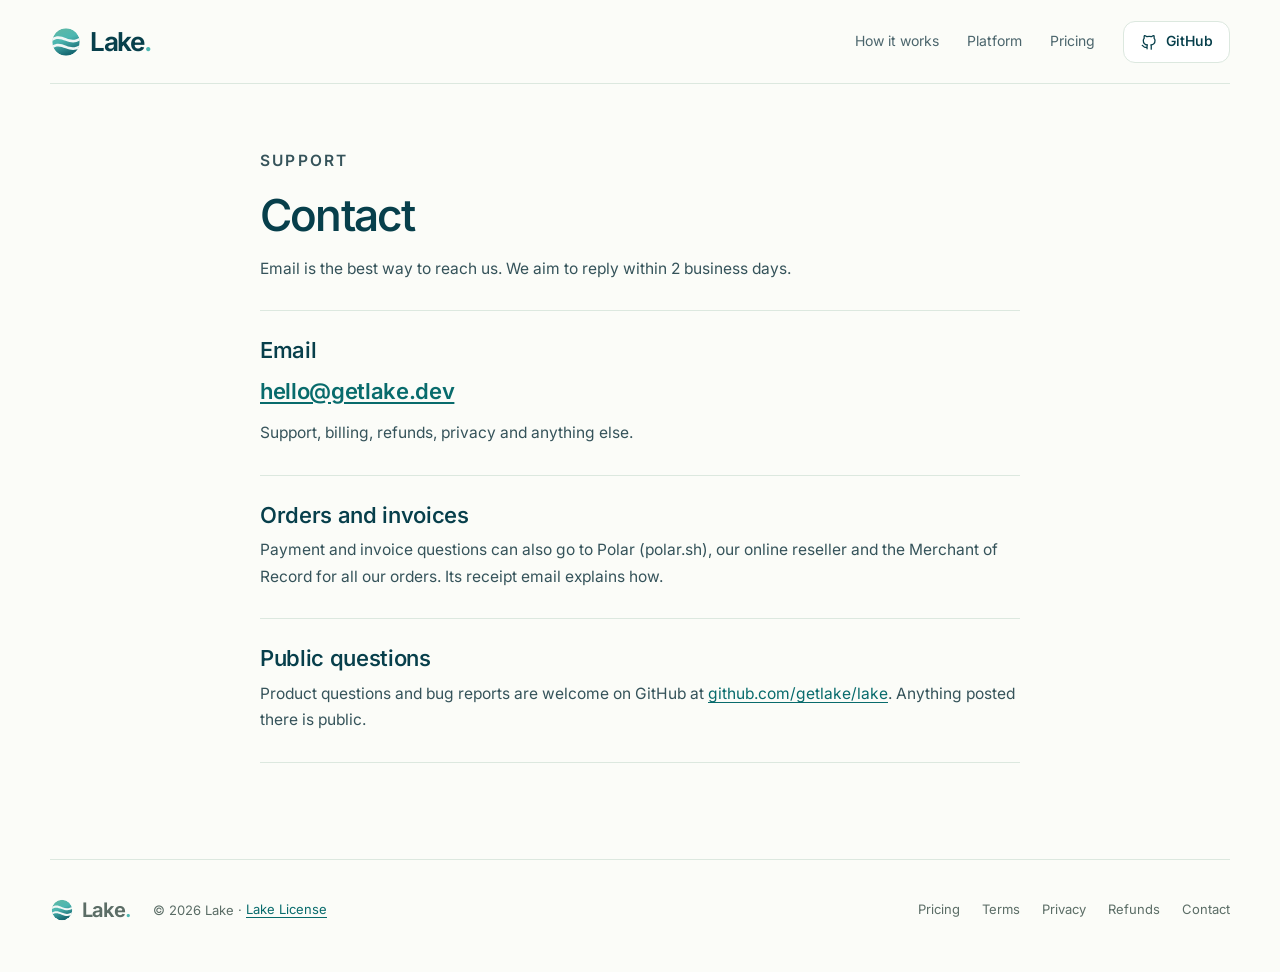
<file: contact/index.html>
<!doctype html>
<html lang="en">
<head>
<meta charset="utf-8">
<meta name="viewport" content="width=device-width,initial-scale=1">
<title>Contact · Lake</title>
<meta name="description" content="How to reach Lake for support, billing and privacy questions.">
<meta name="theme-color" content="#0e7c7b">
<link rel="canonical" href="https://getlake.dev/contact/">
<link rel="icon" href="/assets/logo-mark.svg">
<link rel="apple-touch-icon" href="/assets/apple-touch-icon.png">
<link rel="preload" href="/assets/inter.woff2" as="font" type="font/woff2" crossorigin>
<link rel="stylesheet" href="/assets/site.css">
<script data-goatcounter="https://lakehq.goatcounter.com/count" async src="https://gc.zgo.at/count.js"></script>
<script src="/assets/site.js" defer></script>
</head>
<body>
<a class="skip" href="#main">Skip to content</a>
<svg class="svg-library" xmlns="http://www.w3.org/2000/svg" aria-hidden="true">
  <symbol id="arrow" viewBox="0 0 24 24"><path d="M5 12h14m-5-5 5 5-5 5"/></symbol>
  <symbol id="up" viewBox="0 0 24 24"><path d="M7 17 17 7M7 7h10v10"/></symbol>
  <symbol id="down" viewBox="0 0 24 24"><path d="M12 5v14m-6-6 6 6 6-6"/></symbol>
  <symbol id="check" viewBox="0 0 24 24"><path d="m5 12 4 4L19 6"/></symbol>
  <symbol id="copy" viewBox="0 0 24 24"><rect x="9" y="9" width="11" height="11" rx="2"/><path d="M5 15V5a1 1 0 0 1 1-1h9"/></symbol>
  <symbol id="github" viewBox="0 0 24 24"><path d="M9 19c-4 1.3-4-2-6-2.5m12 5v-3.5c0-1 .1-1.4-.5-2 2.8-.3 5.5-1.4 5.5-6a4.6 4.6 0 0 0-1.3-3.2 4.2 4.2 0 0 0-.1-3.2s-1-.3-3.4 1.3a11.6 11.6 0 0 0-6 0C6.8 3.3 5.8 3.6 5.8 3.6a4.2 4.2 0 0 0-.1 3.2A4.6 4.6 0 0 0 4.4 10c0 4.6 2.7 5.7 5.5 6-.6.6-.6 1.2-.5 2V21"/></symbol>
  <symbol id="open" viewBox="0 0 24 24"><path d="M8 7 3 12l5 5m8-10 5 5-5 5M14 4l-4 16"/></symbol>
  <symbol id="laptop" viewBox="0 0 24 24"><rect x="4" y="5" width="16" height="11" rx="2"/><path d="M2 19h20"/></symbol>
  <symbol id="users" viewBox="0 0 24 24"><circle cx="9" cy="8" r="3"/><path d="M3 19c0-3 2.7-5 6-5s6 2 6 5m1-11a3 3 0 0 1 0 6m2 5c0-2-1-3.5-2.5-4.3"/></symbol>
  <symbol id="wave" viewBox="0 0 24 24"><path d="M2 9c3-3 5-3 8 0s5 3 8 0 3-2 4-2M2 15c3-3 5-3 8 0s5 3 8 0 3-2 4-2"/></symbol>
  <symbol id="ticket" viewBox="0 0 24 24"><path d="M4 7h16v3a2 2 0 0 0 0 4v3H4v-3a2 2 0 0 0 0-4V7Z"/><path d="m9.5 12 1.8 1.8 3.4-3.6"/></symbol>
  <symbol id="loop" viewBox="0 0 24 24"><path d="M17 3l3 3-3 3M4 11V9a3 3 0 0 1 3-3h13M7 21l-3-3 3-3m13-2v2a3 3 0 0 1-3 3H4"/></symbol>
  <symbol id="scale" viewBox="0 0 24 24"><path d="M12 4v16M6 20h12M5 8h14M5 8l-3 6a3 3 0 0 0 6 0L5 8Zm14 0-3 6a3 3 0 0 0 6 0l-3-6Z"/></symbol>
  <symbol id="coin" viewBox="0 0 24 24"><circle cx="12" cy="12" r="8"/><path d="M14.5 9.5c-.5-1-1.5-1.5-2.5-1.5-1.4 0-2.5.8-2.5 2s1.1 1.6 2.5 2 2.5.9 2.5 2-1.1 2-2.5 2c-1.1 0-2.1-.5-2.6-1.5M12 6.5V8m0 8v1.5"/></symbol>
  <symbol id="pause" viewBox="0 0 24 24"><rect x="7" y="5" width="3" height="14" rx="1"/><rect x="14" y="5" width="3" height="14" rx="1"/></symbol>
  <symbol id="doc" viewBox="0 0 24 24"><path d="M7 3h7l4 4v14H7z"/><path d="M14 3v4h4M10 12h5m-5 4h5"/></symbol>
</svg>
<header class="nav container">
  <a class="wordmark" href="/" aria-label="Lake home"><img src="/assets/logo-mark.svg" alt="" width="32" height="32"><span>Lake<span class="dot">.</span></span></a>
  <nav aria-label="Main">
    <a href="/#how">How it works</a>
    <a href="/platform/">Platform</a>
    <a href="/pricing/" class="keep">Pricing</a>
    <a class="button compact ghost" href="https://github.com/getlake/lake" aria-label="Lake on GitHub"><svg class="i"><use href="#github"/></svg><span class="gh-label">GitHub</span></a>
  </nav>
</header>
<main id="main">
<article class="container doc">
  <p class="section-index">Support</p>
  <h1>Contact</h1>
  <p class="doc-lede">Email is the best way to reach us. We aim to reply within 2 business days.</p>
  
<section aria-labelledby="contact-0"><h2 id="contact-0">Email</h2><p class="contact-mail"><a href="mailto:hello@getlake.dev">hello@getlake.dev</a></p><p>Support, billing, refunds, privacy and anything else.</p></section>
<section aria-labelledby="contact-1"><h2 id="contact-1">Orders and invoices</h2><p>Payment and invoice questions can also go to Polar (polar.sh), our online reseller and the Merchant of Record for all our orders. Its receipt email explains how.</p></section>
<section aria-labelledby="contact-2"><h2 id="contact-2">Public questions</h2><p>Product questions and bug reports are welcome on GitHub at <a href="https://github.com/getlake/lake/issues">github.com/getlake/lake</a>. Anything posted there is public.</p></section>
</article>
</main>
<footer class="footer container">
  <a class="wordmark small" href="/" aria-label="Lake home"><img src="/assets/logo-mark.svg" alt="" width="24" height="24"><span>Lake<span class="dot">.</span></span></a>
  <span>© 2026 Lake · <a href="/license/">Lake License</a></span>
  <span class="grow"></span>
  <nav class="foot-links" aria-label="Legal"><a href="/pricing/">Pricing</a><a href="/terms/">Terms</a><a href="/privacy/">Privacy</a><a href="/refund/">Refunds</a><a href="/contact/">Contact</a></nav>
</footer>
</body>
</html>
</file>
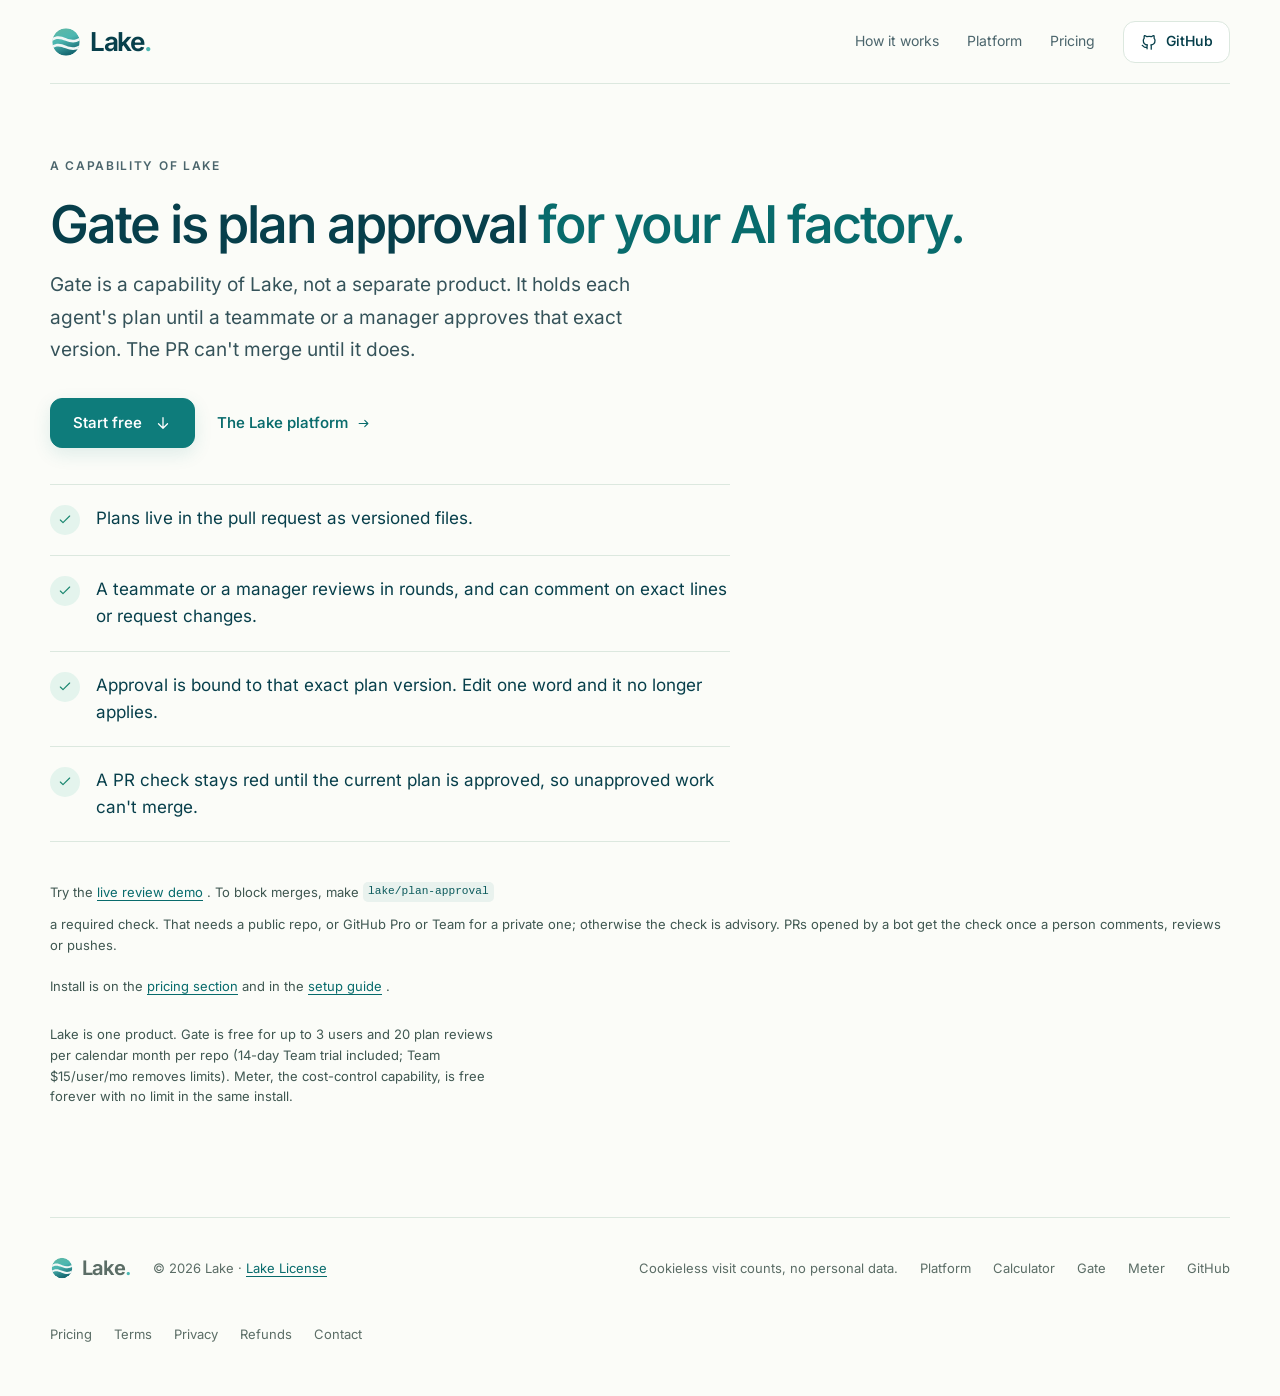
<file: lake-gate/index.html>
<!doctype html>
<html lang="en">
<head>
<meta charset="utf-8">
<meta name="viewport" content="width=device-width,initial-scale=1">
<title>Gate · Lake</title>
<meta name="description" content="Gate is Lake's plan-approval capability: plans in the PR, teammate and manager review in rounds, and a check so unapproved work can't merge. A capability of Lake, not a separate product.">
<meta name="theme-color" content="#0e7c7b">
<meta property="og:title" content="Gate · Lake">
<meta property="og:description" content="Gate is Lake's plan-approval capability: plans in the PR, teammate and manager review in rounds, and a check so unapproved work can't merge. A capability of Lake, not a separate product.">
<meta property="og:type" content="website">
<meta property="og:url" content="https://getlake.dev/lake-gate/">
<meta property="og:site_name" content="Lake">
<meta property="og:image" content="https://getlake.dev/assets/og-home.png">
<meta name="twitter:card" content="summary_large_image">
<meta name="twitter:title" content="Gate · Lake">
<meta name="twitter:description" content="Gate is Lake's plan-approval capability: plans in the PR, teammate and manager review in rounds, and a check so unapproved work can't merge. A capability of Lake, not a separate product.">
<meta name="twitter:image" content="https://getlake.dev/assets/og-home.png">
<link rel="canonical" href="https://getlake.dev/lake-gate/">
<link rel="icon" href="/assets/logo-mark.svg">
<link rel="apple-touch-icon" href="/assets/apple-touch-icon.png">
<link rel="preload" href="/assets/inter.woff2" as="font" type="font/woff2" crossorigin>
<link rel="stylesheet" href="/assets/site.css">
<script data-goatcounter="https://lakehq.goatcounter.com/count" async src="https://gc.zgo.at/count.js"></script>
<script src="/assets/site.js" defer></script>
</head>
<body>
<a class="skip" href="#main">Skip to content</a>
<svg class="svg-library" xmlns="http://www.w3.org/2000/svg" aria-hidden="true">
  <symbol id="arrow" viewBox="0 0 24 24"><path d="M5 12h14m-5-5 5 5-5 5"/></symbol>
  <symbol id="up" viewBox="0 0 24 24"><path d="M7 17 17 7M7 7h10v10"/></symbol>
  <symbol id="down" viewBox="0 0 24 24"><path d="M12 5v14m-6-6 6 6 6-6"/></symbol>
  <symbol id="check" viewBox="0 0 24 24"><path d="m5 12 4 4L19 6"/></symbol>
  <symbol id="copy" viewBox="0 0 24 24"><rect x="9" y="9" width="11" height="11" rx="2"/><path d="M5 15V5a1 1 0 0 1 1-1h9"/></symbol>
  <symbol id="github" viewBox="0 0 24 24"><path d="M9 19c-4 1.3-4-2-6-2.5m12 5v-3.5c0-1 .1-1.4-.5-2 2.8-.3 5.5-1.4 5.5-6a4.6 4.6 0 0 0-1.3-3.2 4.2 4.2 0 0 0-.1-3.2s-1-.3-3.4 1.3a11.6 11.6 0 0 0-6 0C6.8 3.3 5.8 3.6 5.8 3.6a4.2 4.2 0 0 0-.1 3.2A4.6 4.6 0 0 0 4.4 10c0 4.6 2.7 5.7 5.5 6-.6.6-.6 1.2-.5 2V21"/></symbol>
  <symbol id="doc" viewBox="0 0 24 24"><path d="M7 3h7l4 4v14H7z"/><path d="M14 3v4h4M10 12h5m-5 4h5"/></symbol>
  <symbol id="users" viewBox="0 0 24 24"><circle cx="9" cy="8" r="3"/><path d="M3 19c0-3 2.7-5 6-5s6 2 6 5m1-11a3 3 0 0 1 0 6m2 5c0-2-1-3.5-2.5-4.3"/></symbol>
  <symbol id="coin" viewBox="0 0 24 24"><circle cx="12" cy="12" r="8"/><path d="M14.5 9.5c-.5-1-1.5-1.5-2.5-1.5-1.4 0-2.5.8-2.5 2s1.1 1.6 2.5 2 2.5.9 2.5 2-1.1 2-2.5 2c-1.1 0-2.1-.5-2.6-1.5M12 6.5V8m0 8v1.5"/></symbol>
  <symbol id="pause" viewBox="0 0 24 24"><rect x="7" y="5" width="3" height="14" rx="1"/><rect x="14" y="5" width="3" height="14" rx="1"/></symbol>
  <symbol id="open" viewBox="0 0 24 24"><path d="M8 7 3 12l5 5m8-10 5 5-5 5M14 4l-4 16"/></symbol>
  <symbol id="laptop" viewBox="0 0 24 24"><rect x="4" y="5" width="16" height="11" rx="2"/><path d="M2 19h20"/></symbol>
</svg>
<header class="nav container">
  <a class="wordmark" href="/" aria-label="Lake home"><img src="/assets/logo-mark.svg" alt="" width="32" height="32"><span>Lake<span class="dot">.</span></span></a>
  <nav aria-label="Main">
    <a href="/#how">How it works</a>
    <a href="/platform/">Platform</a>
    <a href="/pricing/" class="keep">Pricing</a>
    <a class="button compact ghost" href="https://github.com/getlake/lake" aria-label="Lake on GitHub"><svg class="i"><use href="#github"/></svg><span class="gh-label">GitHub</span></a>
  </nav>
</header>
<main id="main">
<section class="sec container" aria-labelledby="hero-title" style="padding-top:72px">
  <p class="section-index">A capability of Lake</p>
  <h1 id="hero-title" class="h2">Gate is plan approval <em>for your AI factory.</em></h1>
  <p class="lede" style="margin-top:16px;max-width:640px">Gate is a capability of Lake, not a separate product. It holds each agent's plan until a teammate or a manager approves that exact version. The PR can't merge until it does.</p>
  <div class="hero-ctas">
    <a class="button" href="/#start">Start free <svg class="i"><use href="#down"/></svg></a>
    <a class="text-link" href="/platform/">The Lake platform <svg class="i"><use href="#arrow"/></svg></a>
  </div>
  <ul class="gets" style="max-width:680px;margin-top:36px">
    
    <li><span class="tick"><svg class="i"><use href="#check"/></svg></span>Plans live in the pull request as versioned files.</li>
    <li><span class="tick"><svg class="i"><use href="#check"/></svg></span>A teammate or a manager reviews in rounds, and can comment on exact lines or request changes.</li>
    <li><span class="tick"><svg class="i"><use href="#check"/></svg></span>Approval is bound to that exact plan version. Edit one word and it no longer applies.</li>
    <li><span class="tick"><svg class="i"><use href="#check"/></svg></span>A PR check stays red until the current plan is approved, so unapproved work can't merge.</li>

  </ul>
  
  <p class="p-note" style="margin-top:28px">Try the <a href="/lake-gate/app/#/demo">live review demo</a>. To block merges, make <code>lake/plan-approval</code> a required check. That needs a public repo, or GitHub Pro or Team for a private one; otherwise the check is advisory. PRs opened by a bot get the check once a person comments, reviews or pushes.</p>
  <p class="p-note">Install is on the <a href="/#start">pricing section</a> and in the <a href="https://github.com/getlake/lake#install">setup guide</a>.</p>

  <p class="microcopy">Lake is one product. Gate is free for up to 3 users and 20 plan reviews per calendar month per repo (14-day Team trial included; Team $15/user/mo removes limits). Meter, the cost-control capability, is free forever with no limit in the same install.</p>
</section>
</main>
<footer class="footer container">
  <a class="wordmark small" href="/" aria-label="Lake home"><img src="/assets/logo-mark.svg" alt="" width="24" height="24"><span>Lake<span class="dot">.</span></span></a>
  <span>© 2026 Lake · <a href="/license/">Lake License</a></span>
  <span class="grow"></span>
  <span>Cookieless visit counts, no personal data.</span>
  <nav class="foot-links" aria-label="Footer"><a href="/platform/">Platform</a><a href="/calculator/">Calculator</a><a href="/lake-gate/">Gate</a><a href="/lake-meter/">Meter</a><a href="https://github.com/getlake/lake">GitHub</a></nav>
  <nav class="foot-links" aria-label="Legal"><a href="/pricing/">Pricing</a><a href="/terms/">Terms</a><a href="/privacy/">Privacy</a><a href="/refund/">Refunds</a><a href="/contact/">Contact</a></nav>
</footer>
</body>
</html>
</file>
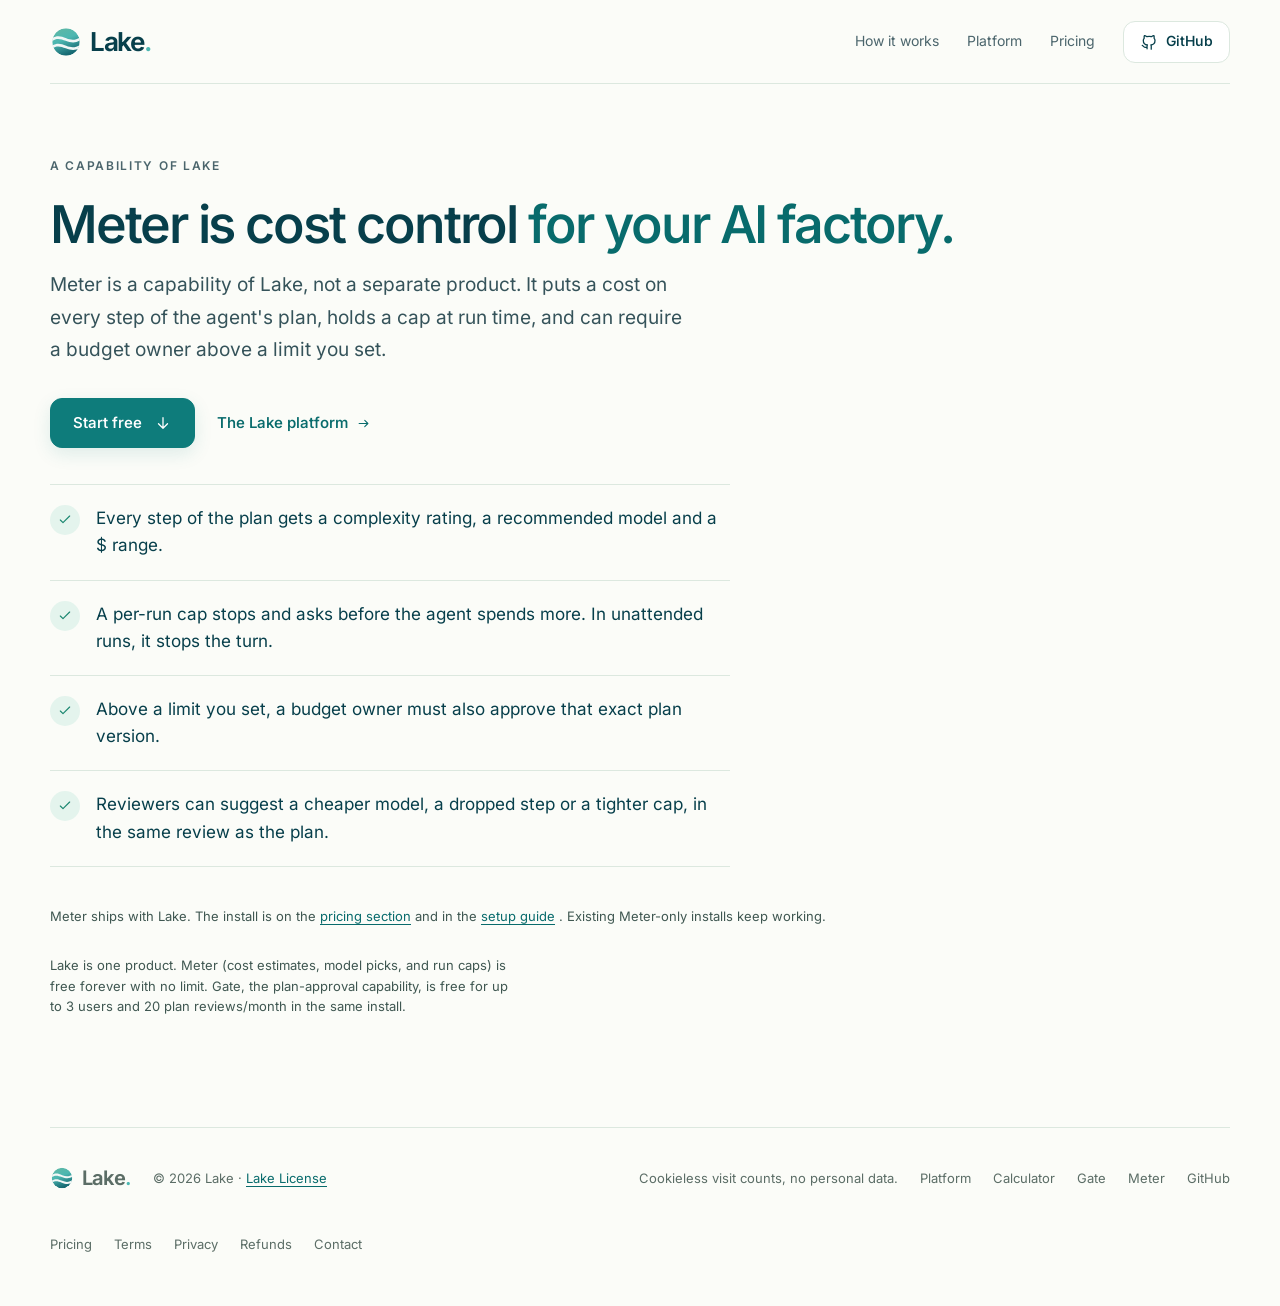
<file: lake-meter/index.html>
<!doctype html>
<html lang="en">
<head>
<meta charset="utf-8">
<meta name="viewport" content="width=device-width,initial-scale=1">
<title>Meter · Lake</title>
<meta name="description" content="Meter is Lake's cost-control capability: a model and a $ range per step, a run cap that stops and asks, and budget-owner approval above a limit you set. A capability of Lake, not a separate product.">
<meta name="theme-color" content="#0e7c7b">
<meta property="og:title" content="Meter · Lake">
<meta property="og:description" content="Meter is Lake's cost-control capability: a model and a $ range per step, a run cap that stops and asks, and budget-owner approval above a limit you set. A capability of Lake, not a separate product.">
<meta property="og:type" content="website">
<meta property="og:url" content="https://getlake.dev/lake-meter/">
<meta property="og:site_name" content="Lake">
<meta property="og:image" content="https://getlake.dev/assets/og-home.png">
<meta name="twitter:card" content="summary_large_image">
<meta name="twitter:title" content="Meter · Lake">
<meta name="twitter:description" content="Meter is Lake's cost-control capability: a model and a $ range per step, a run cap that stops and asks, and budget-owner approval above a limit you set. A capability of Lake, not a separate product.">
<meta name="twitter:image" content="https://getlake.dev/assets/og-home.png">
<link rel="canonical" href="https://getlake.dev/lake-meter/">
<link rel="icon" href="/assets/logo-mark.svg">
<link rel="apple-touch-icon" href="/assets/apple-touch-icon.png">
<link rel="preload" href="/assets/inter.woff2" as="font" type="font/woff2" crossorigin>
<link rel="stylesheet" href="/assets/site.css">
<script data-goatcounter="https://lakehq.goatcounter.com/count" async src="https://gc.zgo.at/count.js"></script>
<script src="/assets/site.js" defer></script>
</head>
<body>
<a class="skip" href="#main">Skip to content</a>
<svg class="svg-library" xmlns="http://www.w3.org/2000/svg" aria-hidden="true">
  <symbol id="arrow" viewBox="0 0 24 24"><path d="M5 12h14m-5-5 5 5-5 5"/></symbol>
  <symbol id="up" viewBox="0 0 24 24"><path d="M7 17 17 7M7 7h10v10"/></symbol>
  <symbol id="down" viewBox="0 0 24 24"><path d="M12 5v14m-6-6 6 6 6-6"/></symbol>
  <symbol id="check" viewBox="0 0 24 24"><path d="m5 12 4 4L19 6"/></symbol>
  <symbol id="copy" viewBox="0 0 24 24"><rect x="9" y="9" width="11" height="11" rx="2"/><path d="M5 15V5a1 1 0 0 1 1-1h9"/></symbol>
  <symbol id="github" viewBox="0 0 24 24"><path d="M9 19c-4 1.3-4-2-6-2.5m12 5v-3.5c0-1 .1-1.4-.5-2 2.8-.3 5.5-1.4 5.5-6a4.6 4.6 0 0 0-1.3-3.2 4.2 4.2 0 0 0-.1-3.2s-1-.3-3.4 1.3a11.6 11.6 0 0 0-6 0C6.8 3.3 5.8 3.6 5.8 3.6a4.2 4.2 0 0 0-.1 3.2A4.6 4.6 0 0 0 4.4 10c0 4.6 2.7 5.7 5.5 6-.6.6-.6 1.2-.5 2V21"/></symbol>
  <symbol id="doc" viewBox="0 0 24 24"><path d="M7 3h7l4 4v14H7z"/><path d="M14 3v4h4M10 12h5m-5 4h5"/></symbol>
  <symbol id="users" viewBox="0 0 24 24"><circle cx="9" cy="8" r="3"/><path d="M3 19c0-3 2.7-5 6-5s6 2 6 5m1-11a3 3 0 0 1 0 6m2 5c0-2-1-3.5-2.5-4.3"/></symbol>
  <symbol id="coin" viewBox="0 0 24 24"><circle cx="12" cy="12" r="8"/><path d="M14.5 9.5c-.5-1-1.5-1.5-2.5-1.5-1.4 0-2.5.8-2.5 2s1.1 1.6 2.5 2 2.5.9 2.5 2-1.1 2-2.5 2c-1.1 0-2.1-.5-2.6-1.5M12 6.5V8m0 8v1.5"/></symbol>
  <symbol id="pause" viewBox="0 0 24 24"><rect x="7" y="5" width="3" height="14" rx="1"/><rect x="14" y="5" width="3" height="14" rx="1"/></symbol>
  <symbol id="open" viewBox="0 0 24 24"><path d="M8 7 3 12l5 5m8-10 5 5-5 5M14 4l-4 16"/></symbol>
  <symbol id="laptop" viewBox="0 0 24 24"><rect x="4" y="5" width="16" height="11" rx="2"/><path d="M2 19h20"/></symbol>
</svg>
<header class="nav container">
  <a class="wordmark" href="/" aria-label="Lake home"><img src="/assets/logo-mark.svg" alt="" width="32" height="32"><span>Lake<span class="dot">.</span></span></a>
  <nav aria-label="Main">
    <a href="/#how">How it works</a>
    <a href="/platform/">Platform</a>
    <a href="/pricing/" class="keep">Pricing</a>
    <a class="button compact ghost" href="https://github.com/getlake/lake" aria-label="Lake on GitHub"><svg class="i"><use href="#github"/></svg><span class="gh-label">GitHub</span></a>
  </nav>
</header>
<main id="main">
<section class="sec container" aria-labelledby="hero-title" style="padding-top:72px">
  <p class="section-index">A capability of Lake</p>
  <h1 id="hero-title" class="h2">Meter is cost control <em>for your AI factory.</em></h1>
  <p class="lede" style="margin-top:16px;max-width:640px">Meter is a capability of Lake, not a separate product. It puts a cost on every step of the agent's plan, holds a cap at run time, and can require a budget owner above a limit you set.</p>
  <div class="hero-ctas">
    <a class="button" href="/#start">Start free <svg class="i"><use href="#down"/></svg></a>
    <a class="text-link" href="/platform/">The Lake platform <svg class="i"><use href="#arrow"/></svg></a>
  </div>
  <ul class="gets" style="max-width:680px;margin-top:36px">
    
    <li><span class="tick"><svg class="i"><use href="#check"/></svg></span>Every step of the plan gets a complexity rating, a recommended model and a $ range.</li>
    <li><span class="tick"><svg class="i"><use href="#check"/></svg></span>A per-run cap stops and asks before the agent spends more. In unattended runs, it stops the turn.</li>
    <li><span class="tick"><svg class="i"><use href="#check"/></svg></span>Above a limit you set, a budget owner must also approve that exact plan version.</li>
    <li><span class="tick"><svg class="i"><use href="#check"/></svg></span>Reviewers can suggest a cheaper model, a dropped step or a tighter cap, in the same review as the plan.</li>

  </ul>
  
  <p class="p-note" style="margin-top:28px">Meter ships with Lake. The install is on the <a href="/#start">pricing section</a> and in the <a href="https://github.com/getlake/lake#install">setup guide</a>. Existing Meter-only installs keep working.</p>

  <p class="microcopy">Lake is one product. Meter (cost estimates, model picks, and run caps) is free forever with no limit. Gate, the plan-approval capability, is free for up to 3 users and 20 plan reviews/month in the same install.</p>
</section>
</main>
<footer class="footer container">
  <a class="wordmark small" href="/" aria-label="Lake home"><img src="/assets/logo-mark.svg" alt="" width="24" height="24"><span>Lake<span class="dot">.</span></span></a>
  <span>© 2026 Lake · <a href="/license/">Lake License</a></span>
  <span class="grow"></span>
  <span>Cookieless visit counts, no personal data.</span>
  <nav class="foot-links" aria-label="Footer"><a href="/platform/">Platform</a><a href="/calculator/">Calculator</a><a href="/lake-gate/">Gate</a><a href="/lake-meter/">Meter</a><a href="https://github.com/getlake/lake">GitHub</a></nav>
  <nav class="foot-links" aria-label="Legal"><a href="/pricing/">Pricing</a><a href="/terms/">Terms</a><a href="/privacy/">Privacy</a><a href="/refund/">Refunds</a><a href="/contact/">Contact</a></nav>
</footer>
</body>
</html>
</file>
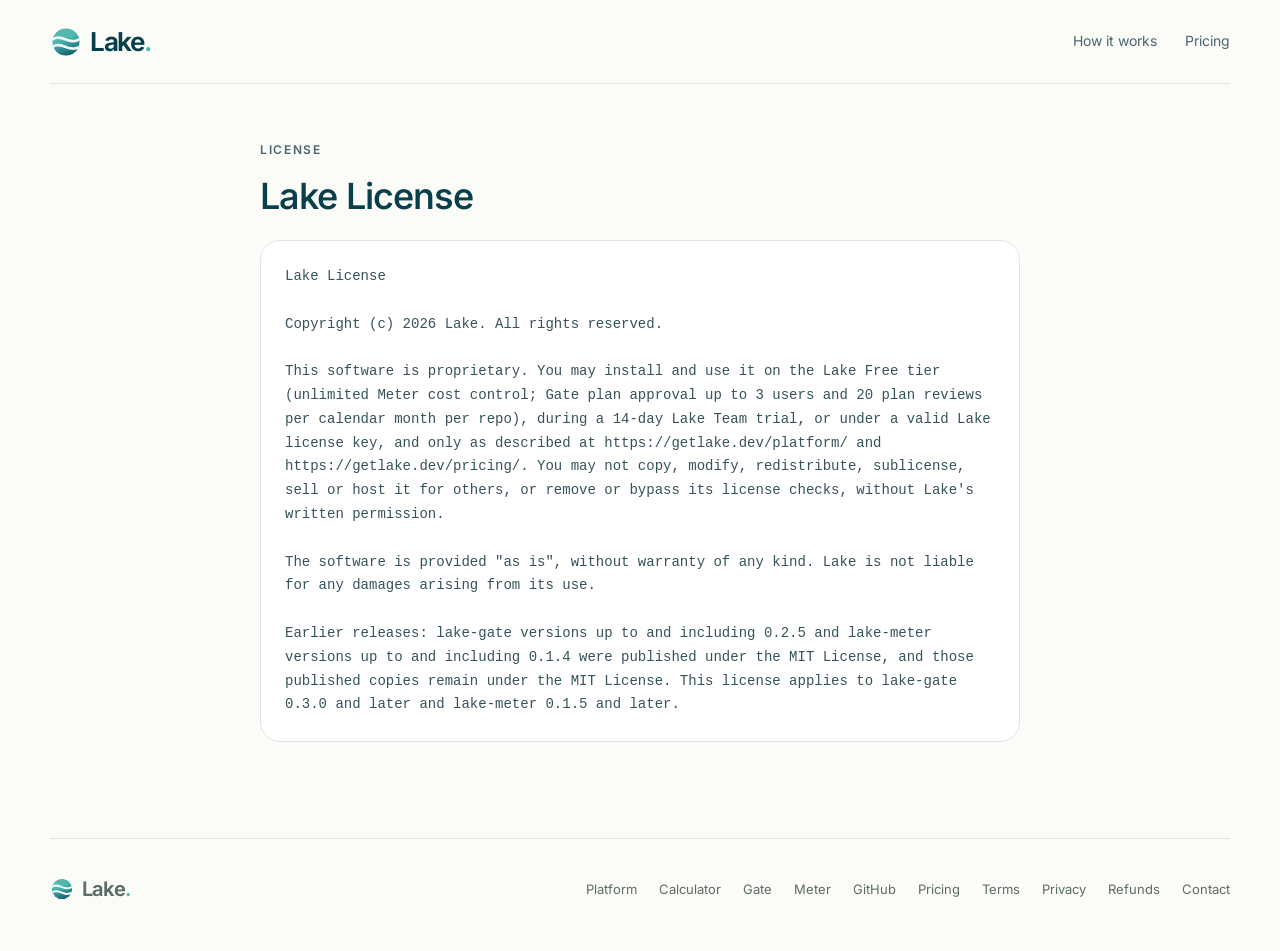
<file: license/index.html>
<!doctype html>
<html lang="en">
<head>
<meta charset="utf-8">
<meta name="viewport" content="width=device-width,initial-scale=1">
<title>Lake License · Lake</title>
<meta name="description" content="The Lake License. Lake is proprietary software with a Free forever tier and a 14-day Team trial. Earlier MIT releases stay MIT.">
<link rel="canonical" href="https://getlake.dev/license/">
<link rel="icon" href="/assets/logo-mark.svg">
<link rel="preload" href="/assets/inter.woff2" as="font" type="font/woff2" crossorigin>
<link rel="stylesheet" href="/assets/site.css">
<script data-goatcounter="https://lakehq.goatcounter.com/count" async src="https://gc.zgo.at/count.js"></script>
<style>.lic{max-width:760px;padding:56px 0 96px}.lic h1{font-size:36px;letter-spacing:-.025em;margin:18px 0 24px}.lic pre{white-space:pre-wrap;font-family:var(--mono);font-size:14px;line-height:1.7;color:var(--ink-2);background:#fff;border:1px solid var(--line);border-radius:20px;padding:24px;margin:0}@media(max-width:560px){.lic h1{font-size:28px}.lic pre{font-size:13px;padding:18px}}</style>
</head>
<body>
<a class="skip" href="#main">Skip to content</a>
<header class="nav container">
  <a class="wordmark" href="/" aria-label="Lake home"><img src="/assets/logo-mark.svg" alt="" width="32" height="32"><span>Lake<span class="dot">.</span></span></a>
  <nav aria-label="Main"><a href="/#how">How it works</a><a href="/pricing/" class="keep">Pricing</a></nav>
</header>
<main id="main" class="container lic">
  <p class="section-index">License</p>
  <h1>Lake License</h1>
  <pre>Lake License

Copyright (c) 2026 Lake. All rights reserved.

This software is proprietary. You may install and use it on the Lake Free tier (unlimited Meter cost control; Gate plan approval up to 3 users and 20 plan reviews per calendar month per repo), during a 14-day Lake Team trial, or under a valid Lake license key, and only as described at https://getlake.dev/platform/ and https://getlake.dev/pricing/. You may not copy, modify, redistribute, sublicense, sell or host it for others, or remove or bypass its license checks, without Lake&#x27;s written permission.

The software is provided &quot;as is&quot;, without warranty of any kind. Lake is not liable for any damages arising from its use.

Earlier releases: lake-gate versions up to and including 0.2.5 and lake-meter versions up to and including 0.1.4 were published under the MIT License, and those published copies remain under the MIT License. This license applies to lake-gate 0.3.0 and later and lake-meter 0.1.5 and later.</pre>
</main>
<footer class="footer container">
  <a class="wordmark small" href="/" aria-label="Lake home"><img src="/assets/logo-mark.svg" alt="" width="24" height="24"><span>Lake<span class="dot">.</span></span></a>
  <span class="grow"></span>
    <nav class="foot-links" aria-label="Footer"><a href="/platform/">Platform</a><a href="/calculator/">Calculator</a><a href="/lake-gate/">Gate</a><a href="/lake-meter/">Meter</a><a href="https://github.com/getlake/lake">GitHub</a></nav>
  <nav class="foot-links" aria-label="Legal"><a href="/pricing/">Pricing</a><a href="/terms/">Terms</a><a href="/privacy/">Privacy</a><a href="/refund/">Refunds</a><a href="/contact/">Contact</a></nav>
</footer>
</body>
</html>
</file>
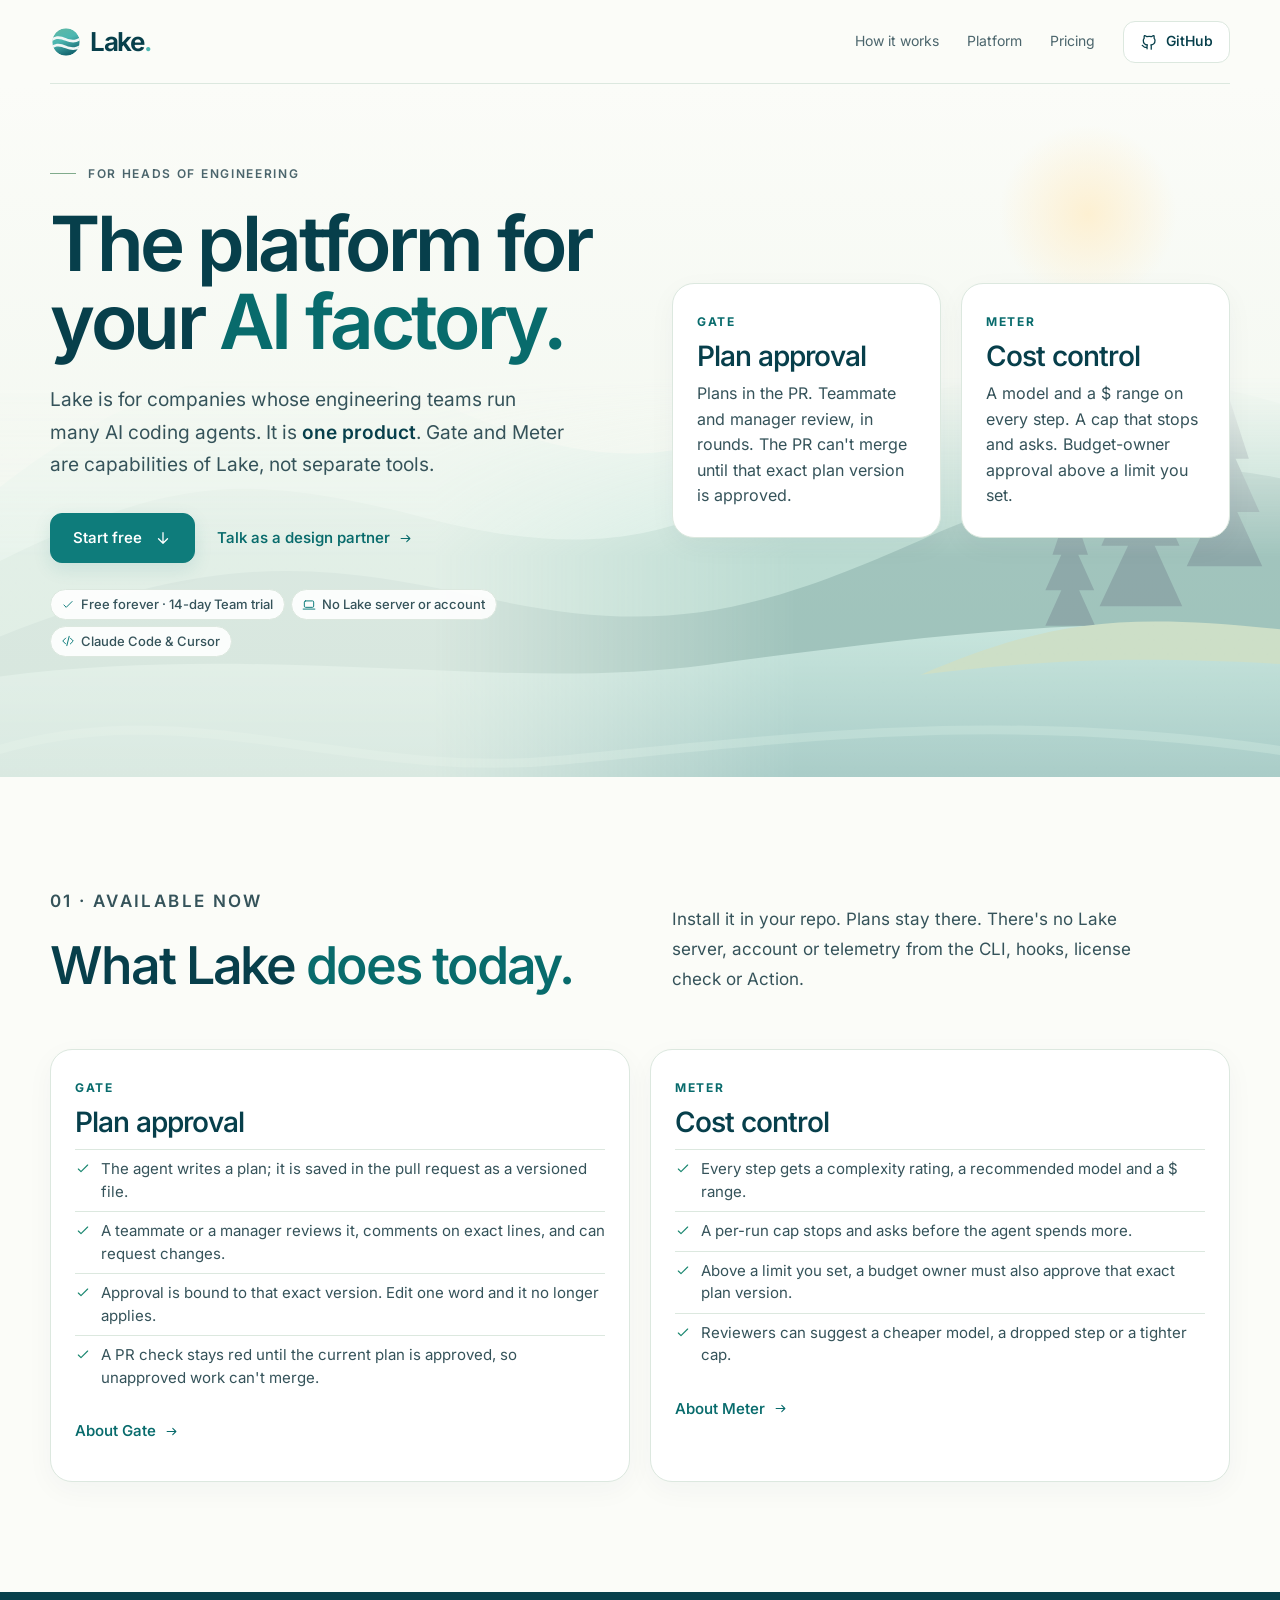
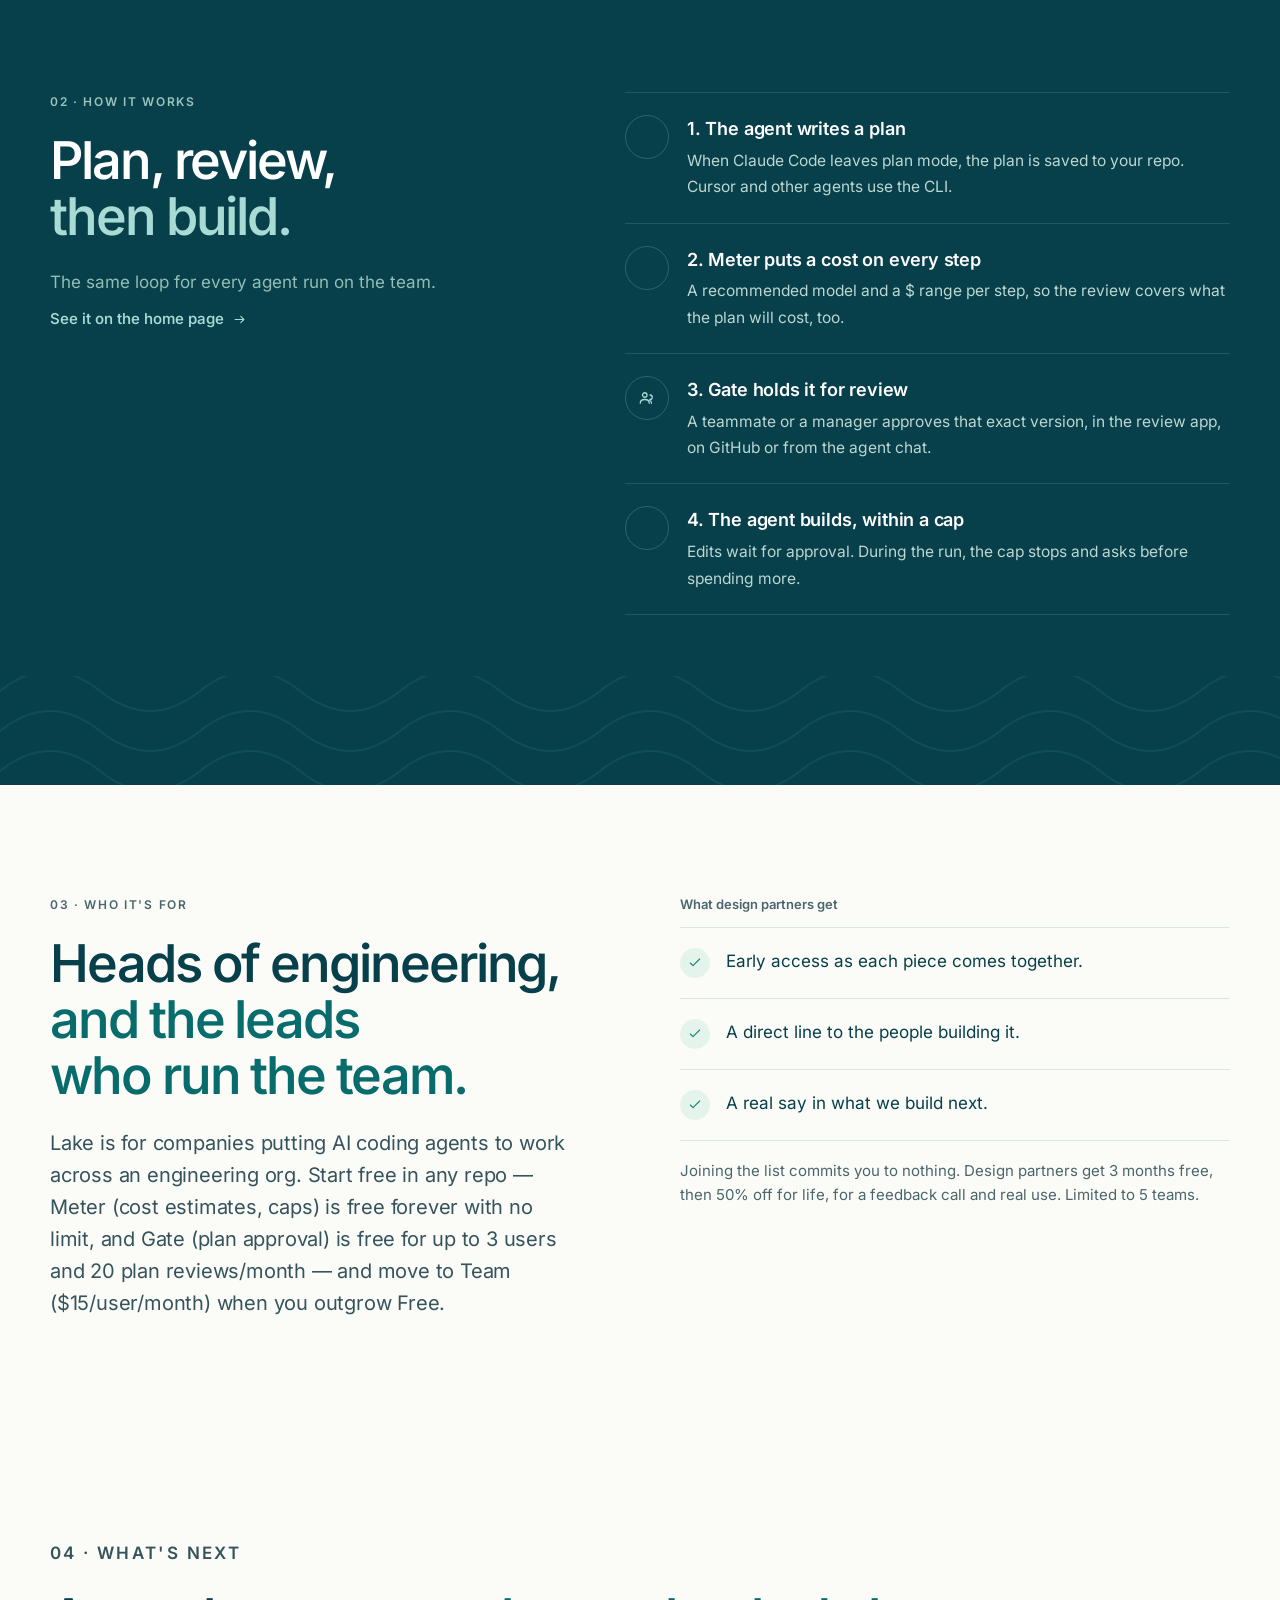
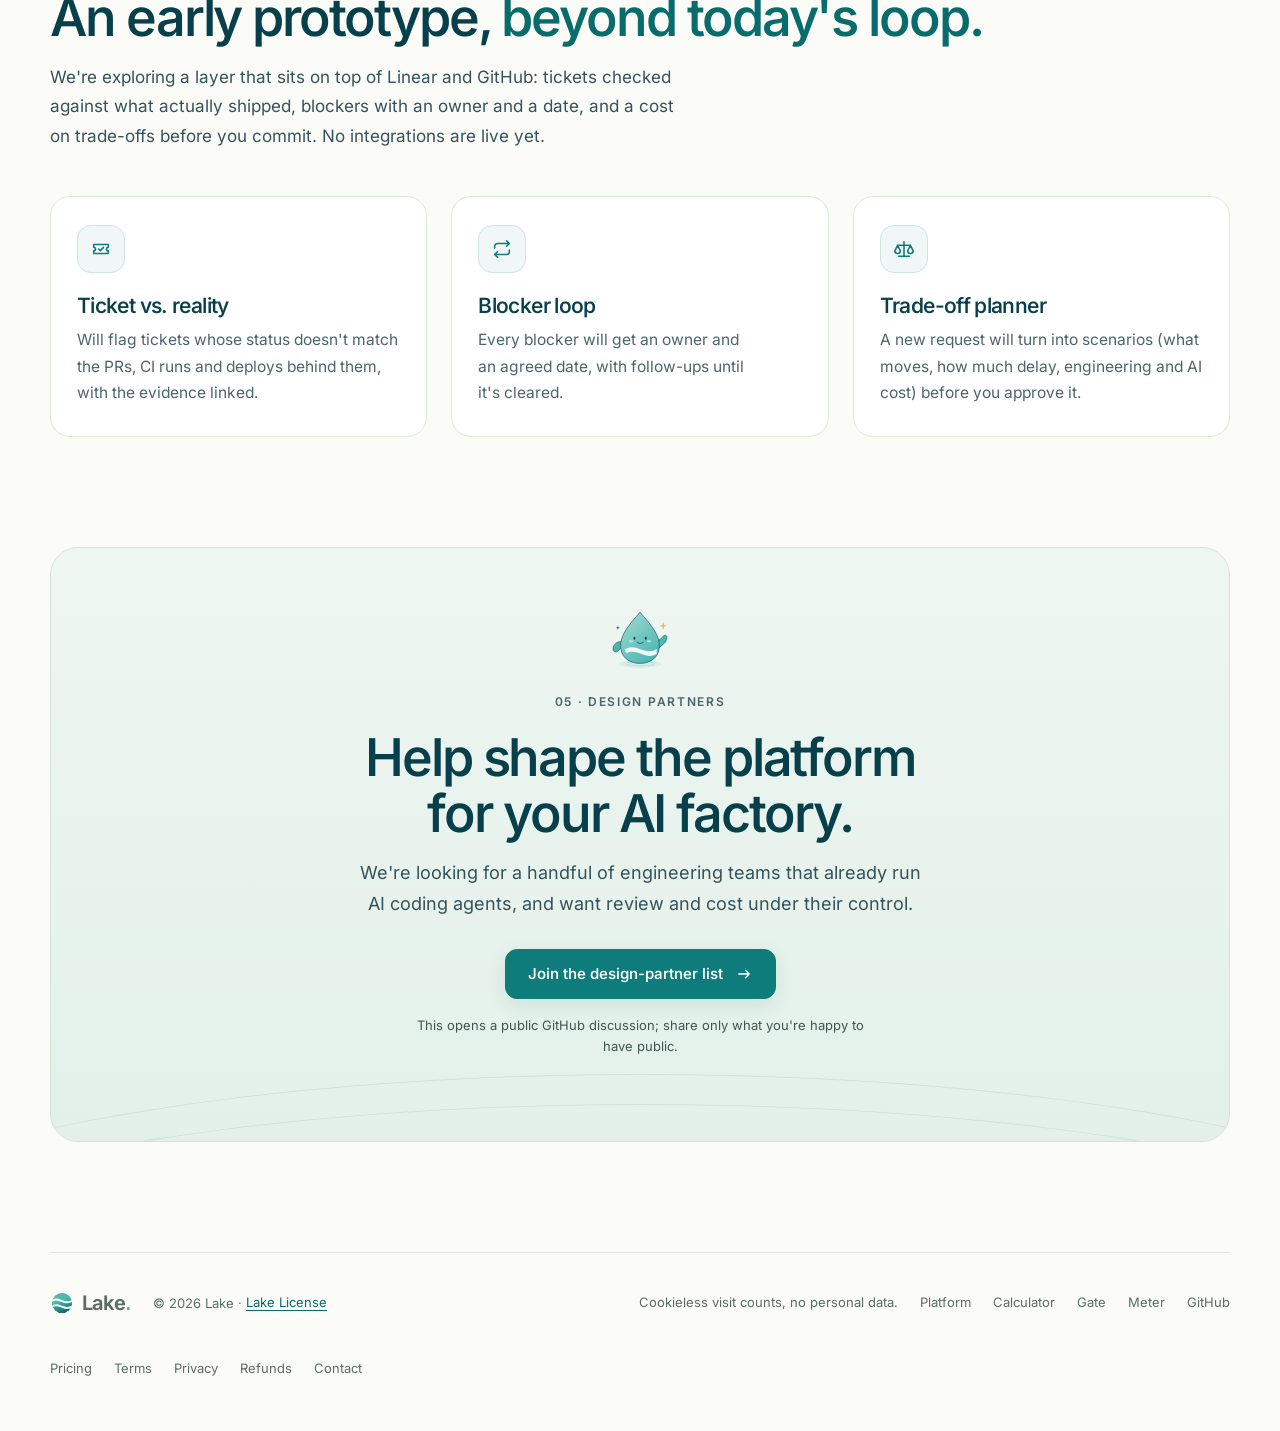
<file: platform/index.html>
<!doctype html>
<html lang="en">
<head>
<meta charset="utf-8">
<meta name="viewport" content="width=device-width,initial-scale=1">
<title>Lake · The platform for your AI factory</title>
<meta name="description" content="Lake is the platform for engineering teams that run many AI coding agents. Gate and Meter are capabilities of Lake, not separate products. Free forever tier + 14-day Team trial. Design partners welcome.">
<meta name="theme-color" content="#0e7c7b">
<meta property="og:title" content="Lake · The platform for your AI factory">
<meta property="og:description" content="Lake is the platform for engineering teams that run many AI coding agents. Gate and Meter are capabilities of Lake, not separate products. Free forever tier + 14-day Team trial. Design partners welcome.">
<meta property="og:type" content="website">
<meta property="og:url" content="https://getlake.dev/platform/">
<meta property="og:site_name" content="Lake">
<meta property="og:image" content="https://getlake.dev/assets/og-platform.png">
<meta property="og:image:width" content="1200">
<meta property="og:image:height" content="630">
<meta property="og:image:type" content="image/png">
<meta property="og:image:alt" content="Lake: the platform for engineering teams that run many AI coding agents. Gate and Meter are capabilities of Lake.">
<meta name="twitter:card" content="summary_large_image">
<meta name="twitter:title" content="Lake · The platform for your AI factory">
<meta name="twitter:description" content="Lake is the platform for engineering teams that run many AI coding agents. Gate and Meter are capabilities of Lake, not separate products. Free forever tier + 14-day Team trial. Design partners welcome.">
<meta name="twitter:image" content="https://getlake.dev/assets/og-platform.png">
<meta name="twitter:image:alt" content="Lake: the platform for engineering teams that run many AI coding agents. Gate and Meter are capabilities of Lake.">
<link rel="canonical" href="https://getlake.dev/platform/">
<link rel="icon" href="/assets/logo-mark.svg">
<link rel="apple-touch-icon" href="/assets/apple-touch-icon.png">
<link rel="preload" href="/assets/inter.woff2" as="font" type="font/woff2" crossorigin>
<link rel="stylesheet" href="/assets/site.css">
<script data-goatcounter="https://lakehq.goatcounter.com/count" async src="https://gc.zgo.at/count.js"></script>
<script>
  // Single edit point for both CTAs. site.js copies this into every [data-platform-waitlist-cta] href.
  window.LAKE_PLATFORM_DISCUSSION = "https://github.com/getlake/getlake.github.io/discussions/1";
</script>
<script defer src="site.js"></script>
<script defer src="/assets/site.js"></script>
</head>
<body>
<a class="skip" href="#main">Skip to content</a>
<svg class="svg-library" xmlns="http://www.w3.org/2000/svg" aria-hidden="true">
  <symbol id="arrow" viewBox="0 0 24 24"><path d="M5 12h14m-5-5 5 5-5 5"/></symbol>
  <symbol id="up" viewBox="0 0 24 24"><path d="M7 17 17 7M7 7h10v10"/></symbol>
  <symbol id="down" viewBox="0 0 24 24"><path d="M12 5v14m-6-6 6 6 6-6"/></symbol>
  <symbol id="check" viewBox="0 0 24 24"><path d="m5 12 4 4L19 6"/></symbol>
  <symbol id="copy" viewBox="0 0 24 24"><rect x="9" y="9" width="11" height="11" rx="2"/><path d="M5 15V5a1 1 0 0 1 1-1h9"/></symbol>
  <symbol id="github" viewBox="0 0 24 24"><path d="M9 19c-4 1.3-4-2-6-2.5m12 5v-3.5c0-1 .1-1.4-.5-2 2.8-.3 5.5-1.4 5.5-6a4.6 4.6 0 0 0-1.3-3.2 4.2 4.2 0 0 0-.1-3.2s-1-.3-3.4 1.3a11.6 11.6 0 0 0-6 0C6.8 3.3 5.8 3.6 5.8 3.6a4.2 4.2 0 0 0-.1 3.2A4.6 4.6 0 0 0 4.4 10c0 4.6 2.7 5.7 5.5 6-.6.6-.6 1.2-.5 2V21"/></symbol>
  <symbol id="open" viewBox="0 0 24 24"><path d="M8 7 3 12l5 5m8-10 5 5-5 5M14 4l-4 16"/></symbol>
  <symbol id="laptop" viewBox="0 0 24 24"><rect x="4" y="5" width="16" height="11" rx="2"/><path d="M2 19h20"/></symbol>
  <symbol id="users" viewBox="0 0 24 24"><circle cx="9" cy="8" r="3"/><path d="M3 19c0-3 2.7-5 6-5s6 2 6 5m1-11a3 3 0 0 1 0 6m2 5c0-2-1-3.5-2.5-4.3"/></symbol>
  <symbol id="wave" viewBox="0 0 24 24"><path d="M2 9c3-3 5-3 8 0s5 3 8 0 3-2 4-2M2 15c3-3 5-3 8 0s5 3 8 0 3-2 4-2"/></symbol>
  <symbol id="ticket" viewBox="0 0 24 24"><path d="M4 7h16v3a2 2 0 0 0 0 4v3H4v-3a2 2 0 0 0 0-4V7Z"/><path d="m9.5 12 1.8 1.8 3.4-3.6"/></symbol>
  <symbol id="loop" viewBox="0 0 24 24"><path d="M17 3l3 3-3 3M4 11V9a3 3 0 0 1 3-3h13M7 21l-3-3 3-3m13-2v2a3 3 0 0 1-3 3H4"/></symbol>
  <symbol id="scale" viewBox="0 0 24 24"><path d="M12 4v16M6 20h12M5 8h14M5 8l-3 6a3 3 0 0 0 6 0L5 8Zm14 0-3 6a3 3 0 0 0 6 0l-3-6Z"/></symbol>
</svg>
<header class="nav container">
  <a class="wordmark" href="/" aria-label="Lake home"><img src="/assets/logo-mark.svg" alt="" width="32" height="32"><span>Lake<span class="dot">.</span></span></a>
  <nav aria-label="Main">
    <a href="/#how">How it works</a>
    <a href="/platform/" aria-current="page">Platform</a>
    <a href="/pricing/" class="keep">Pricing</a>
    <a class="button compact ghost" href="https://github.com/getlake/lake" aria-label="Lake on GitHub"><svg class="i"><use href="#github"/></svg><span class="gh-label">GitHub</span></a>
  </nav>
</header>

<main id="main">
<section class="hero" aria-labelledby="hero-title">
  <img class="landscape" src="/assets/lake-editorial-scene.svg" alt="" fetchpriority="high">
  <span class="sun" aria-hidden="true"></span>
  <div class="container hero-grid">
    <div class="hero-copy">
      <p class="eyebrow"><span class="small-line"></span> For heads of engineering</p>
      <h1 id="hero-title">The platform for your <em>AI factory.</em></h1>
      <p class="lede">Lake is for companies whose engineering teams run many AI coding agents. It is <strong>one product</strong>. Gate and Meter are capabilities of Lake, not separate tools.</p>
      <div class="hero-ctas">
        <a class="button" href="/#start">Start free <svg class="i"><use href="#down"/></svg></a>
        <a class="text-link" href="#join">Talk as a design partner <svg class="i"><use href="#arrow"/></svg></a>
      </div>
      <ul class="chips" aria-label="What you get">
        <li class="chip"><svg class="i"><use href="#check"/></svg>Free forever · 14-day Team trial</li>
        <li class="chip"><svg class="i"><use href="#laptop"/></svg>No Lake server or account</li>
        <li class="chip"><svg class="i"><use href="#open"/></svg>Claude Code &amp; Cursor</li>
      </ul>
    </div>

    <div class="cards2" style="align-self:center">
      <article class="cap-card">
        <p class="kicker">Gate</p>
        <h3>Plan approval</h3>
        <p>Plans in the PR. Teammate and manager review, in rounds. The PR can't merge until that exact plan version is approved.</p>
      </article>
      <article class="cap-card">
        <p class="kicker">Meter</p>
        <h3>Cost control</h3>
        <p>A model and a $ range on every step. A cap that stops and asks. Budget-owner approval above a limit you set.</p>
      </article>
    </div>
  </div>
</section>

<section class="sec container" id="capabilities" aria-labelledby="cap-title">
  <div class="sec-head">
    <div>
      <p class="section-index">01 · Available now</p>
      <h2 id="cap-title">What Lake <em>does today.</em></h2>
    </div>
    <p>Install it in your repo. Plans stay there. There's no Lake server, account or telemetry from the CLI, hooks, license check or Action.</p>
  </div>
  <div class="cards2">
    <article class="cap-card" id="gate">
      <p class="kicker">Gate</p>
      <h3>Plan approval</h3>
      <ul>
        <li><svg class="i"><use href="#check"/></svg>The agent writes a plan; it is saved in the pull request as a versioned file.</li>
        <li><svg class="i"><use href="#check"/></svg>A teammate or a manager reviews it, comments on exact lines, and can request changes.</li>
        <li><svg class="i"><use href="#check"/></svg>Approval is bound to that exact version. Edit one word and it no longer applies.</li>
        <li><svg class="i"><use href="#check"/></svg>A PR check stays red until the current plan is approved, so unapproved work can't merge.</li>
      </ul>
      <a class="text-link" href="/lake-gate/">About Gate <svg class="i"><use href="#arrow"/></svg></a>
    </article>
    <article class="cap-card" id="meter">
      <p class="kicker">Meter</p>
      <h3>Cost control</h3>
      <ul>
        <li><svg class="i"><use href="#check"/></svg>Every step gets a complexity rating, a recommended model and a $ range.</li>
        <li><svg class="i"><use href="#check"/></svg>A per-run cap stops and asks before the agent spends more.</li>
        <li><svg class="i"><use href="#check"/></svg>Above a limit you set, a budget owner must also approve that exact plan version.</li>
        <li><svg class="i"><use href="#check"/></svg>Reviewers can suggest a cheaper model, a dropped step or a tighter cap.</li>
      </ul>
      <a class="text-link" href="/lake-meter/">About Meter <svg class="i"><use href="#arrow"/></svg></a>
    </article>
  </div>
</section>

<section class="core" id="how" aria-labelledby="how-title">
  <div class="container core-grid">
    <div>
      <p class="section-index">02 · How it works</p>
      <h2 id="how-title">Plan, review, <em>then build.</em></h2>
      <p class="quiet">The same loop for every agent run on the team. <a class="text-link" style="color:var(--mint)" href="/#how">See it on the home page <svg class="i"><use href="#arrow"/></svg></a></p>
    </div>
    <ol class="pillars">
      <li><span class="ic"><svg class="i"><use href="#doc"/></svg></span><div><b>1. The agent writes a plan</b><p>When Claude Code leaves plan mode, the plan is saved to your repo. Cursor and other agents use the CLI.</p></div></li>
      <li><span class="ic"><svg class="i"><use href="#coin"/></svg></span><div><b>2. Meter puts a cost on every step</b><p>A recommended model and a $ range per step, so the review covers what the plan will cost, too.</p></div></li>
      <li><span class="ic"><svg class="i"><use href="#users"/></svg></span><div><b>3. Gate holds it for review</b><p>A teammate or a manager approves that exact version, in the review app, on GitHub or from the agent chat.</p></div></li>
      <li><span class="ic"><svg class="i"><use href="#pause"/></svg></span><div><b>4. The agent builds, within a cap</b><p>Edits wait for approval. During the run, the cap stops and asks before spending more.</p></div></li>
    </ol>
  </div>
</section>

<section class="sec container" id="partners" aria-labelledby="partners-title">
  <div class="split">
    <div>
      <p class="section-index">03 · Who it's for</p>
      <h2 id="partners-title">Heads of engineering, <em>and the leads who run the team.</em></h2>
      <p class="who">Lake is for companies putting AI coding agents to work across an engineering org. Start free in any repo — Meter (cost estimates, caps) is free forever with no limit, and Gate (plan approval) is free for up to 3 users and 20 plan reviews/month — and move to Team ($15/user/month) when you outgrow Free.</p>
    </div>
    <div>
      <h3 class="gets-title">What design partners get</h3>
      <ul class="gets">
        <li><span class="tick"><svg class="i"><use href="#check"/></svg></span>Early access as each piece comes together.</li>
        <li><span class="tick"><svg class="i"><use href="#check"/></svg></span>A direct line to the people building it.</li>
        <li><span class="tick"><svg class="i"><use href="#check"/></svg></span>A real say in what we build next.</li>
      </ul>
      <p class="gets-note">Joining the list commits you to nothing. Design partners get 3 months free, then 50% off for life, for a feedback call and real use. Limited to 5 teams.</p>
    </div>
  </div>
</section>

<section class="sec container" id="next" aria-labelledby="next-title">
  <div class="sec-head solo">
    <div>
      <p class="section-index">04 · What's next</p>
      <h2 id="next-title">An early prototype, <em>beyond today's loop.</em></h2>
      <p class="quiet" style="margin-top:16px;max-width:640px">We're exploring a layer that sits on top of Linear and GitHub: tickets checked against what actually shipped, blockers with an owner and a date, and a cost on trade-offs before you commit. No integrations are live yet.</p>
    </div>
  </div>
  <div class="cards3">
    <article class="feat"><span class="ic"><svg class="i"><use href="#ticket"/></svg></span><h3>Ticket vs. reality</h3><p>Will flag tickets whose status doesn't match the PRs, CI runs and deploys behind them, with the evidence linked.</p></article>
    <article class="feat"><span class="ic"><svg class="i"><use href="#loop"/></svg></span><h3>Blocker loop</h3><p>Every blocker will get an owner and an agreed date, with follow-ups until it's cleared.</p></article>
    <article class="feat"><span class="ic"><svg class="i"><use href="#scale"/></svg></span><h3>Trade-off planner</h3><p>A new request will turn into scenarios (what moves, how much delay, engineering and AI cost) before you approve it.</p></article>
  </div>
</section>

<section class="container" id="join" aria-labelledby="join-title" style="padding-bottom:110px">
  <div class="partner-card">
    <img class="ripple" src="/assets/ripple-mascot.svg" alt="" width="72" height="72">
    <p class="section-index">05 · Design partners</p>
    <h2 id="join-title">Help shape the platform for your AI factory.</h2>
    <p class="body">We're looking for a handful of engineering teams that already run AI coding agents, and want review and cost under their control.</p>
    <div class="partner-ctas">
      <a class="button" data-platform-waitlist-cta href="https://github.com/getlake/getlake.github.io/discussions/1">Join the design-partner list <svg class="i"><use href="#arrow"/></svg></a>
    </div>
    <p class="microcopy">This opens a public GitHub discussion; share only what you're happy to have public.</p>
  </div>
</section>
</main>

<footer class="footer container">
  <a class="wordmark small" href="/" aria-label="Lake home"><img src="/assets/logo-mark.svg" alt="" width="24" height="24"><span>Lake<span class="dot">.</span></span></a>
  <span>© 2026 Lake · <a href="/license/">Lake License</a></span>
  <span class="grow"></span>
  <span>Cookieless visit counts, no personal data.</span>
    <nav class="foot-links" aria-label="Footer"><a href="/platform/">Platform</a><a href="/calculator/">Calculator</a><a href="/lake-gate/">Gate</a><a href="/lake-meter/">Meter</a><a href="https://github.com/getlake/lake">GitHub</a></nav>
  <nav class="foot-links" aria-label="Legal"><a href="/pricing/">Pricing</a><a href="/terms/">Terms</a><a href="/privacy/">Privacy</a><a href="/refund/">Refunds</a><a href="/contact/">Contact</a></nav>
</footer>
</body>
</html>
</file>
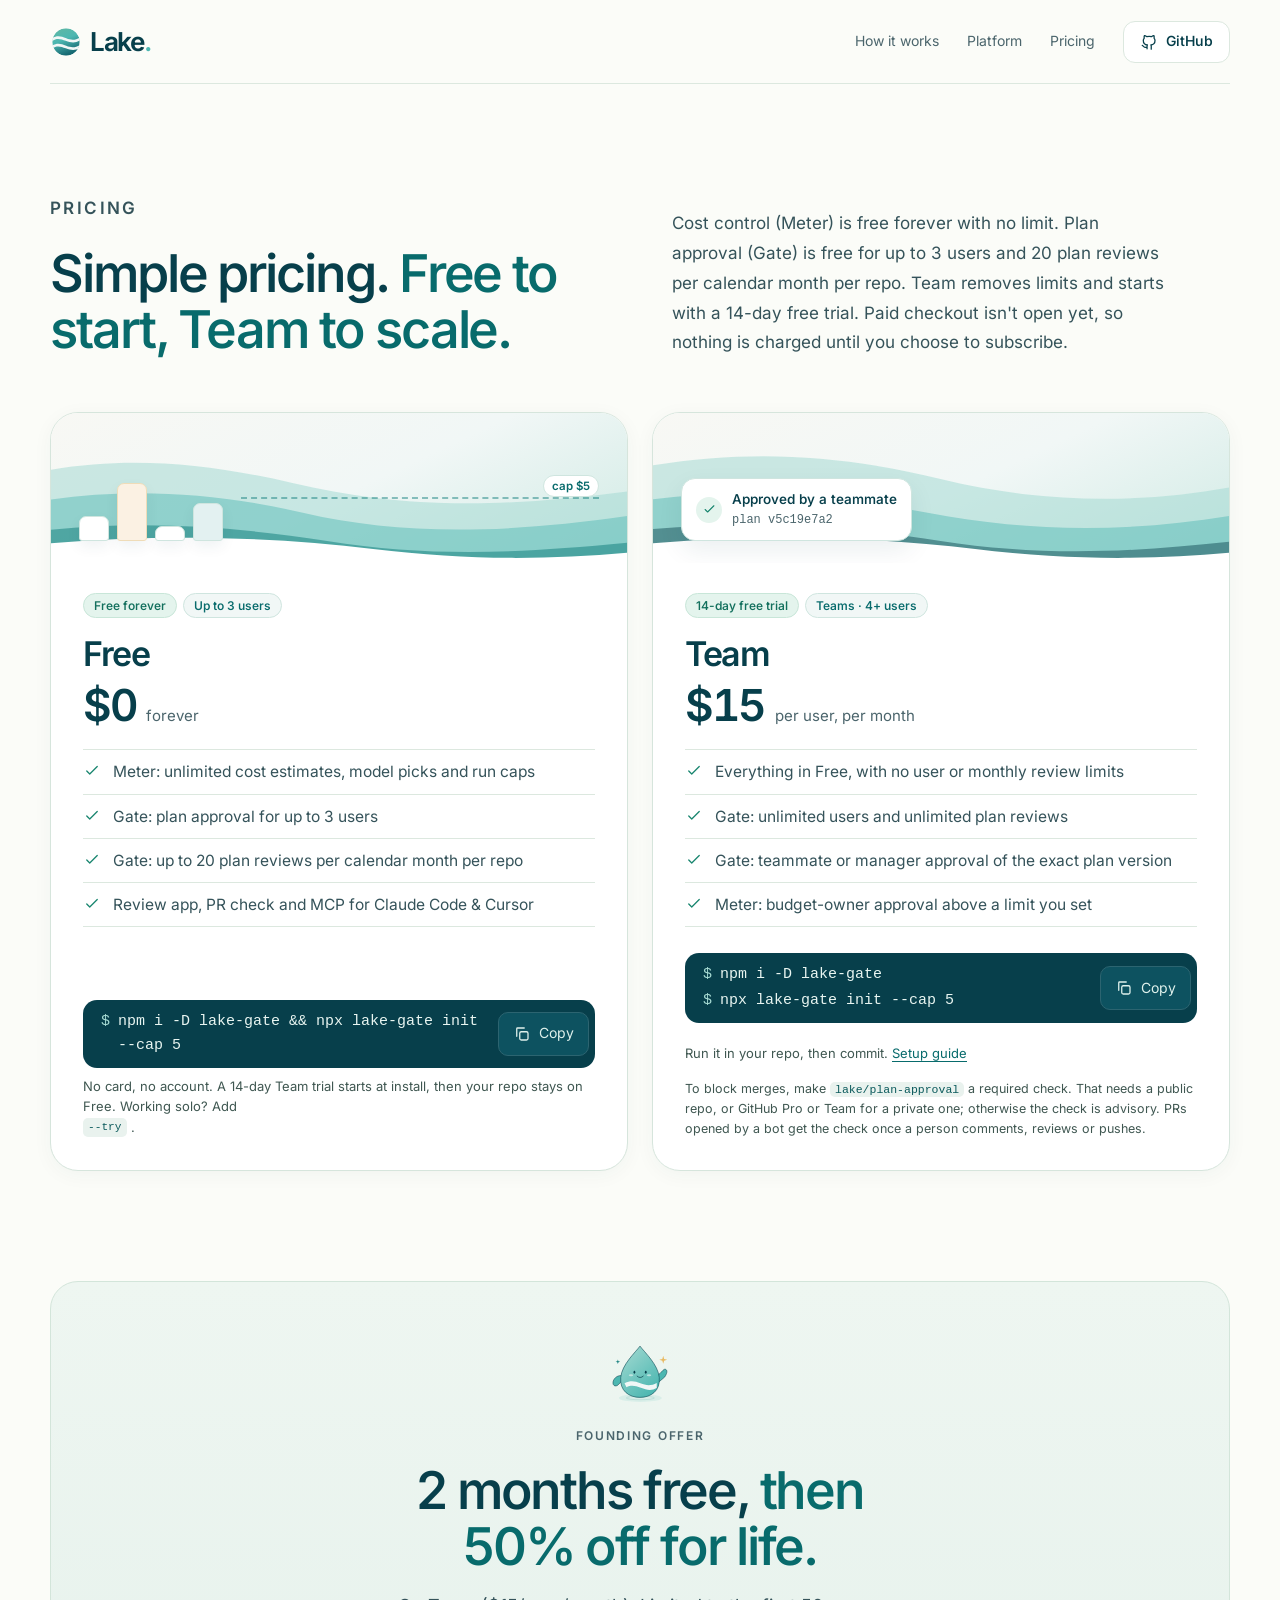
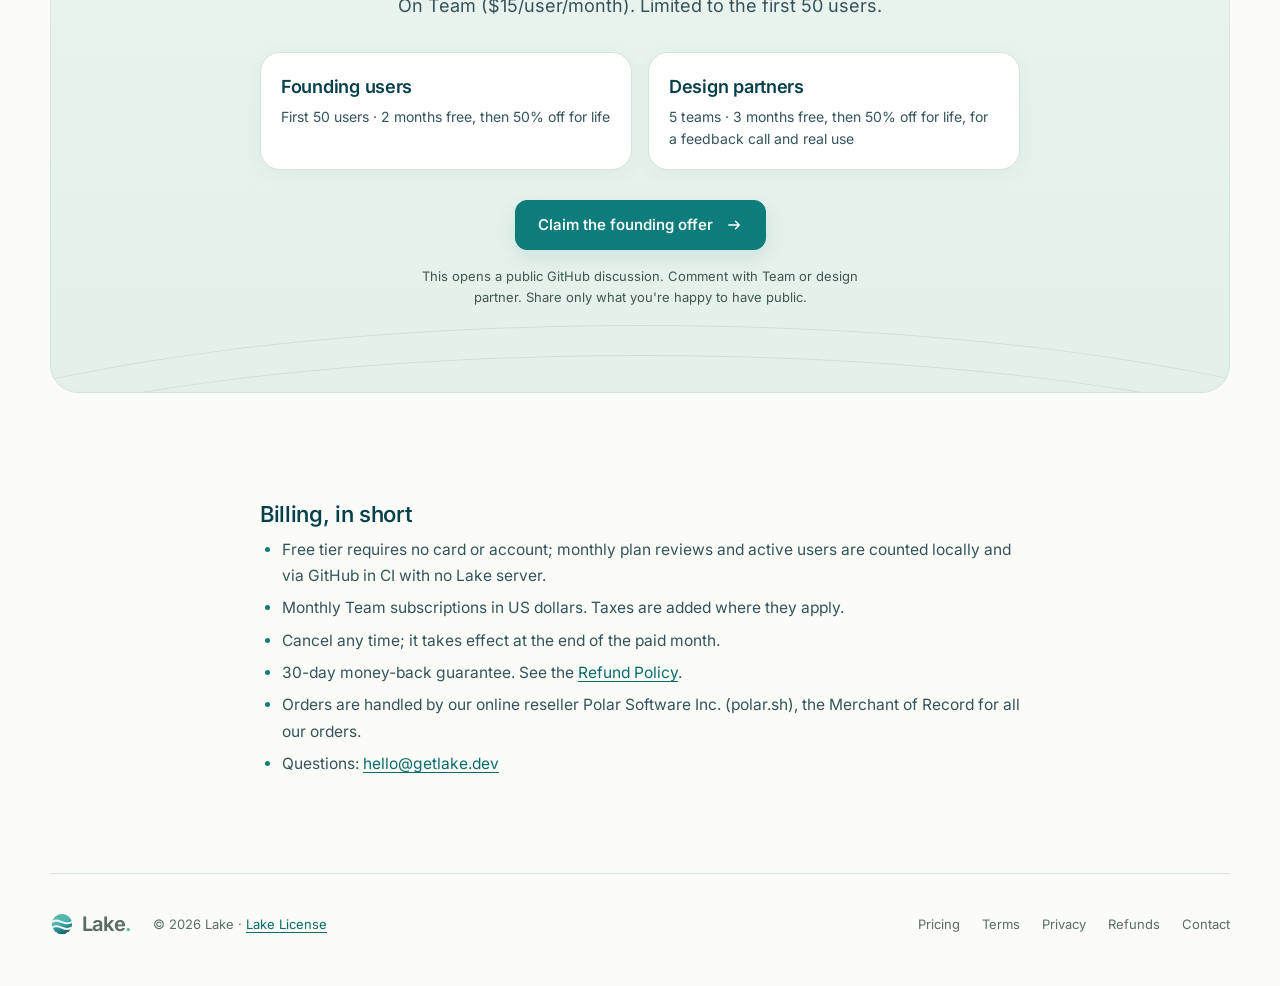
<file: pricing/index.html>
<!doctype html>
<html lang="en">
<head>
<meta charset="utf-8">
<meta name="viewport" content="width=device-width,initial-scale=1">
<title>Pricing · Lake</title>
<meta name="description" content="Lake pricing: Free forever (Meter cost control unlimited; Gate plan approval up to 3 users & 20 plan reviews/month) and Team $15 per user/month with a 14-day free trial. Founding offer for the first 50 users.">
<meta name="theme-color" content="#0e7c7b">
<link rel="canonical" href="https://getlake.dev/pricing/">
<link rel="icon" href="/assets/logo-mark.svg">
<link rel="apple-touch-icon" href="/assets/apple-touch-icon.png">
<link rel="preload" href="/assets/inter.woff2" as="font" type="font/woff2" crossorigin>
<link rel="stylesheet" href="/assets/site.css">
<script data-goatcounter="https://lakehq.goatcounter.com/count" async src="https://gc.zgo.at/count.js"></script>
<script src="/assets/site.js" defer></script>
</head>
<body>
<a class="skip" href="#main">Skip to content</a>
<svg class="svg-library" xmlns="http://www.w3.org/2000/svg" aria-hidden="true">
  <symbol id="arrow" viewBox="0 0 24 24"><path d="M5 12h14m-5-5 5 5-5 5"/></symbol>
  <symbol id="up" viewBox="0 0 24 24"><path d="M7 17 17 7M7 7h10v10"/></symbol>
  <symbol id="down" viewBox="0 0 24 24"><path d="M12 5v14m-6-6 6 6 6-6"/></symbol>
  <symbol id="check" viewBox="0 0 24 24"><path d="m5 12 4 4L19 6"/></symbol>
  <symbol id="copy" viewBox="0 0 24 24"><rect x="9" y="9" width="11" height="11" rx="2"/><path d="M5 15V5a1 1 0 0 1 1-1h9"/></symbol>
  <symbol id="github" viewBox="0 0 24 24"><path d="M9 19c-4 1.3-4-2-6-2.5m12 5v-3.5c0-1 .1-1.4-.5-2 2.8-.3 5.5-1.4 5.5-6a4.6 4.6 0 0 0-1.3-3.2 4.2 4.2 0 0 0-.1-3.2s-1-.3-3.4 1.3a11.6 11.6 0 0 0-6 0C6.8 3.3 5.8 3.6 5.8 3.6a4.2 4.2 0 0 0-.1 3.2A4.6 4.6 0 0 0 4.4 10c0 4.6 2.7 5.7 5.5 6-.6.6-.6 1.2-.5 2V21"/></symbol>
  <symbol id="open" viewBox="0 0 24 24"><path d="M8 7 3 12l5 5m8-10 5 5-5 5M14 4l-4 16"/></symbol>
  <symbol id="laptop" viewBox="0 0 24 24"><rect x="4" y="5" width="16" height="11" rx="2"/><path d="M2 19h20"/></symbol>
  <symbol id="users" viewBox="0 0 24 24"><circle cx="9" cy="8" r="3"/><path d="M3 19c0-3 2.7-5 6-5s6 2 6 5m1-11a3 3 0 0 1 0 6m2 5c0-2-1-3.5-2.5-4.3"/></symbol>
  <symbol id="wave" viewBox="0 0 24 24"><path d="M2 9c3-3 5-3 8 0s5 3 8 0 3-2 4-2M2 15c3-3 5-3 8 0s5 3 8 0 3-2 4-2"/></symbol>
  <symbol id="ticket" viewBox="0 0 24 24"><path d="M4 7h16v3a2 2 0 0 0 0 4v3H4v-3a2 2 0 0 0 0-4V7Z"/><path d="m9.5 12 1.8 1.8 3.4-3.6"/></symbol>
  <symbol id="loop" viewBox="0 0 24 24"><path d="M17 3l3 3-3 3M4 11V9a3 3 0 0 1 3-3h13M7 21l-3-3 3-3m13-2v2a3 3 0 0 1-3 3H4"/></symbol>
  <symbol id="scale" viewBox="0 0 24 24"><path d="M12 4v16M6 20h12M5 8h14M5 8l-3 6a3 3 0 0 0 6 0L5 8Zm14 0-3 6a3 3 0 0 0 6 0l-3-6Z"/></symbol>
  <symbol id="coin" viewBox="0 0 24 24"><circle cx="12" cy="12" r="8"/><path d="M14.5 9.5c-.5-1-1.5-1.5-2.5-1.5-1.4 0-2.5.8-2.5 2s1.1 1.6 2.5 2 2.5.9 2.5 2-1.1 2-2.5 2c-1.1 0-2.1-.5-2.6-1.5M12 6.5V8m0 8v1.5"/></symbol>
  <symbol id="pause" viewBox="0 0 24 24"><rect x="7" y="5" width="3" height="14" rx="1"/><rect x="14" y="5" width="3" height="14" rx="1"/></symbol>
  <symbol id="doc" viewBox="0 0 24 24"><path d="M7 3h7l4 4v14H7z"/><path d="M14 3v4h4M10 12h5m-5 4h5"/></symbol>
</svg>
<header class="nav container">
  <a class="wordmark" href="/" aria-label="Lake home"><img src="/assets/logo-mark.svg" alt="" width="32" height="32"><span>Lake<span class="dot">.</span></span></a>
  <nav aria-label="Main">
    <a href="/#how">How it works</a>
    <a href="/platform/">Platform</a>
    <a href="/pricing/" class="keep">Pricing</a>
    <a class="button compact ghost" href="https://github.com/getlake/lake" aria-label="Lake on GitHub"><svg class="i"><use href="#github"/></svg><span class="gh-label">GitHub</span></a>
  </nav>
</header>
<main id="main">
<section class="sec container" id="pricing" aria-labelledby="pricing-title">
  <div class="sec-head">
    <div>
      <p class="section-index">Pricing</p>
      <h1 id="pricing-title" class="h2">Simple pricing. <em>Free to start, Team to scale.</em></h1>
    </div>
    <p>Cost control (Meter) is free forever with no limit. Plan approval (Gate) is free for up to 3 users and 20 plan reviews per calendar month per repo. Team removes limits and starts with a 14-day free trial. Paid checkout isn't open yet, so nothing is charged until you choose to subscribe.</p>
  </div>

  <div class="products" id="start">
    <article class="product">
      <div class="p-art" aria-hidden="true">
        <svg class="waves" viewBox="0 0 600 150" preserveAspectRatio="none"><path d="M0 70C90 40 170 46 260 70s180 30 340 0v80H0Z" fill="#a7dbd3" opacity=".55"/><path d="M0 98c90-26 180-22 270 2s190 22 330-6v56H0Z" fill="#4cb7b1" opacity=".45"/><path d="M0 124c100-18 190-14 290 4s180 12 310-4v26H0Z" fill="#0e7c7b" opacity=".5"/><path d="M0 136c120-16 230-14 330 0s180 10 270-2v16H0Z" fill="#fff"/></svg>
        <div class="mini"><div class="bars"><i></i><i></i><i></i><i></i></div><span class="capline"></span></div>
      </div>
      <div class="p-body">
        <div class="p-meta"><span class="free">Free forever</span><span>Up to 3 users</span></div>
        <h3>Free</h3>
        <p class="price"><b>$0</b><span>forever</span></p>
        <ul class="incl">
          <li><svg class="i"><use href="#check"/></svg>Meter: unlimited cost estimates, model picks and run caps</li>
          <li><svg class="i"><use href="#check"/></svg>Gate: plan approval for up to 3 users</li>
          <li><svg class="i"><use href="#check"/></svg>Gate: up to 20 plan reviews per calendar month per repo</li>
          <li><svg class="i"><use href="#check"/></svg>Review app, PR check and MCP for Claude Code &amp; Cursor</li>
        </ul>
        <div class="install two"><code><span class="ln"><span class="prompt">$</span><span class="cmd"><span class="nw">npm i -D lake-gate &amp;&amp;</span> <span class="nw">npx lake-gate init</span> <span class="nw">--cap 5</span></span></span></code><button class="copy" type="button" data-copy="npm i -D lake-gate &amp;&amp; npx lake-gate init --cap 5" aria-label="Copy install command"><svg class="i"><use href="#copy"/></svg><span class="idle">Copy</span><span class="done">Copied</span></button></div>
        <p class="p-note">No card, no account. A 14-day Team trial starts at install, then your repo stays on Free. Working solo? Add <code>--try</code>.</p>
      </div>
    </article>

    <article class="product">
      <div class="p-art" aria-hidden="true">
        <svg class="waves" viewBox="0 0 600 150" preserveAspectRatio="none"><path d="M0 64c110-30 200-26 300 2s200 26 300-4v88H0Z" fill="#a7dbd3" opacity=".55"/><path d="M0 96c100-24 190-18 290 4s200 20 310-8v58H0Z" fill="#4cb7b1" opacity=".45"/><path d="M0 122c110-16 200-12 300 6s190 10 300-6v28H0Z" fill="#073f4b" opacity=".45"/><path d="M0 136c120-16 230-14 330 0s180 10 270-2v16H0Z" fill="#fff"/></svg>
        <div class="mini"><div class="stamp"><span class="tick"><svg class="i"><use href="#check"/></svg></span><span>Approved by a teammate<small>plan v5c19e7a2</small></span></div></div>
      </div>
      <div class="p-body">
        <div class="p-meta"><span class="free">14-day free trial</span><span>Teams · 4+ users</span></div>
        <h3>Team</h3>
        <p class="price"><b>$15</b><span>per user, per month</span></p>
        <ul class="incl">
          <li><svg class="i"><use href="#check"/></svg>Everything in Free, with no user or monthly review limits</li>
          <li><svg class="i"><use href="#check"/></svg>Gate: unlimited users and unlimited plan reviews</li>
          <li><svg class="i"><use href="#check"/></svg>Gate: teammate or manager approval of the exact plan version</li>
          <li><svg class="i"><use href="#check"/></svg>Meter: budget-owner approval above a limit you set</li>
        </ul>
        <div class="install two"><code><span class="ln"><span class="prompt">$</span><span class="cmd"><span class="nw">npm i -D lake-gate</span></span></span><span class="ln"><span class="prompt">$</span><span class="cmd"><span class="nw">npx lake-gate init</span> <span class="nw">--cap 5</span></span></span></code><button class="copy" type="button" data-copy="npm i -D lake-gate &amp;&amp; npx lake-gate init --cap 5" aria-label="Copy install command"><svg class="i"><use href="#copy"/></svg><span class="idle">Copy</span><span class="done">Copied</span></button></div>
        <p class="p-note">Run it in your repo, then commit. <a href="https://github.com/getlake/lake#install">Setup guide</a></p>
        <p class="p-fine">To block merges, make <code>lake/plan-approval</code> a required check. That needs a public repo, or GitHub Pro or Team for a private one; otherwise the check is advisory. PRs opened by a bot get the check once a person comments, reviews or pushes.</p>
      </div>
    </article>
  </div>
</section>

<section class="container" id="founding" aria-labelledby="founding-title" style="padding-bottom:110px">
  <div class="partner-card">
    <img class="ripple" src="/assets/ripple-mascot.svg" alt="" width="72" height="72">
    <p class="section-index">Founding offer</p>
    <h2 id="founding-title">2 months free, <em>then 50% off for life.</em></h2>
    <p class="body">On Team ($15/user/month). Limited to the first 50 users.</p>
    <div class="offer-row">
      <div class="offer"><b>Founding users</b><span>First 50 users · 2 months free, then 50% off for life</span></div>
      <div class="offer"><b>Design partners</b><span>5 teams · 3 months free, then 50% off for life, for a feedback call and real use</span></div>
    </div>
    <div class="partner-ctas">
      <a class="button" data-founding-cta href="https://github.com/getlake/getlake.github.io/discussions/1">Claim the founding offer <svg class="i"><use href="#arrow"/></svg></a>
    </div>
    <p class="microcopy">This opens a public GitHub discussion. Comment with Team or design partner. Share only what you're happy to have public.</p>
  </div>
</section>
<section class="container doc doc-tail" aria-labelledby="billing-title">
  <h2 id="billing-title">Billing, in short</h2>
  <ul><li>Free tier requires no card or account; monthly plan reviews and active users are counted locally and via GitHub in CI with no Lake server.</li><li>Monthly Team subscriptions in US dollars. Taxes are added where they apply.</li><li>Cancel any time; it takes effect at the end of the paid month.</li><li>30-day money-back guarantee. See the <a href="/refund/">Refund Policy</a>.</li><li>Orders are handled by our online reseller Polar Software Inc. (polar.sh), the Merchant of Record for all our orders.</li><li>Questions: <a href="mailto:hello@getlake.dev">hello@getlake.dev</a></li></ul>
</section>

</main>
<footer class="footer container">
  <a class="wordmark small" href="/" aria-label="Lake home"><img src="/assets/logo-mark.svg" alt="" width="24" height="24"><span>Lake<span class="dot">.</span></span></a>
  <span>© 2026 Lake · <a href="/license/">Lake License</a></span>
  <span class="grow"></span>
  <nav class="foot-links" aria-label="Legal"><a href="/pricing/">Pricing</a><a href="/terms/">Terms</a><a href="/privacy/">Privacy</a><a href="/refund/">Refunds</a><a href="/contact/">Contact</a></nav>
</footer>
</body>
</html>
</file>
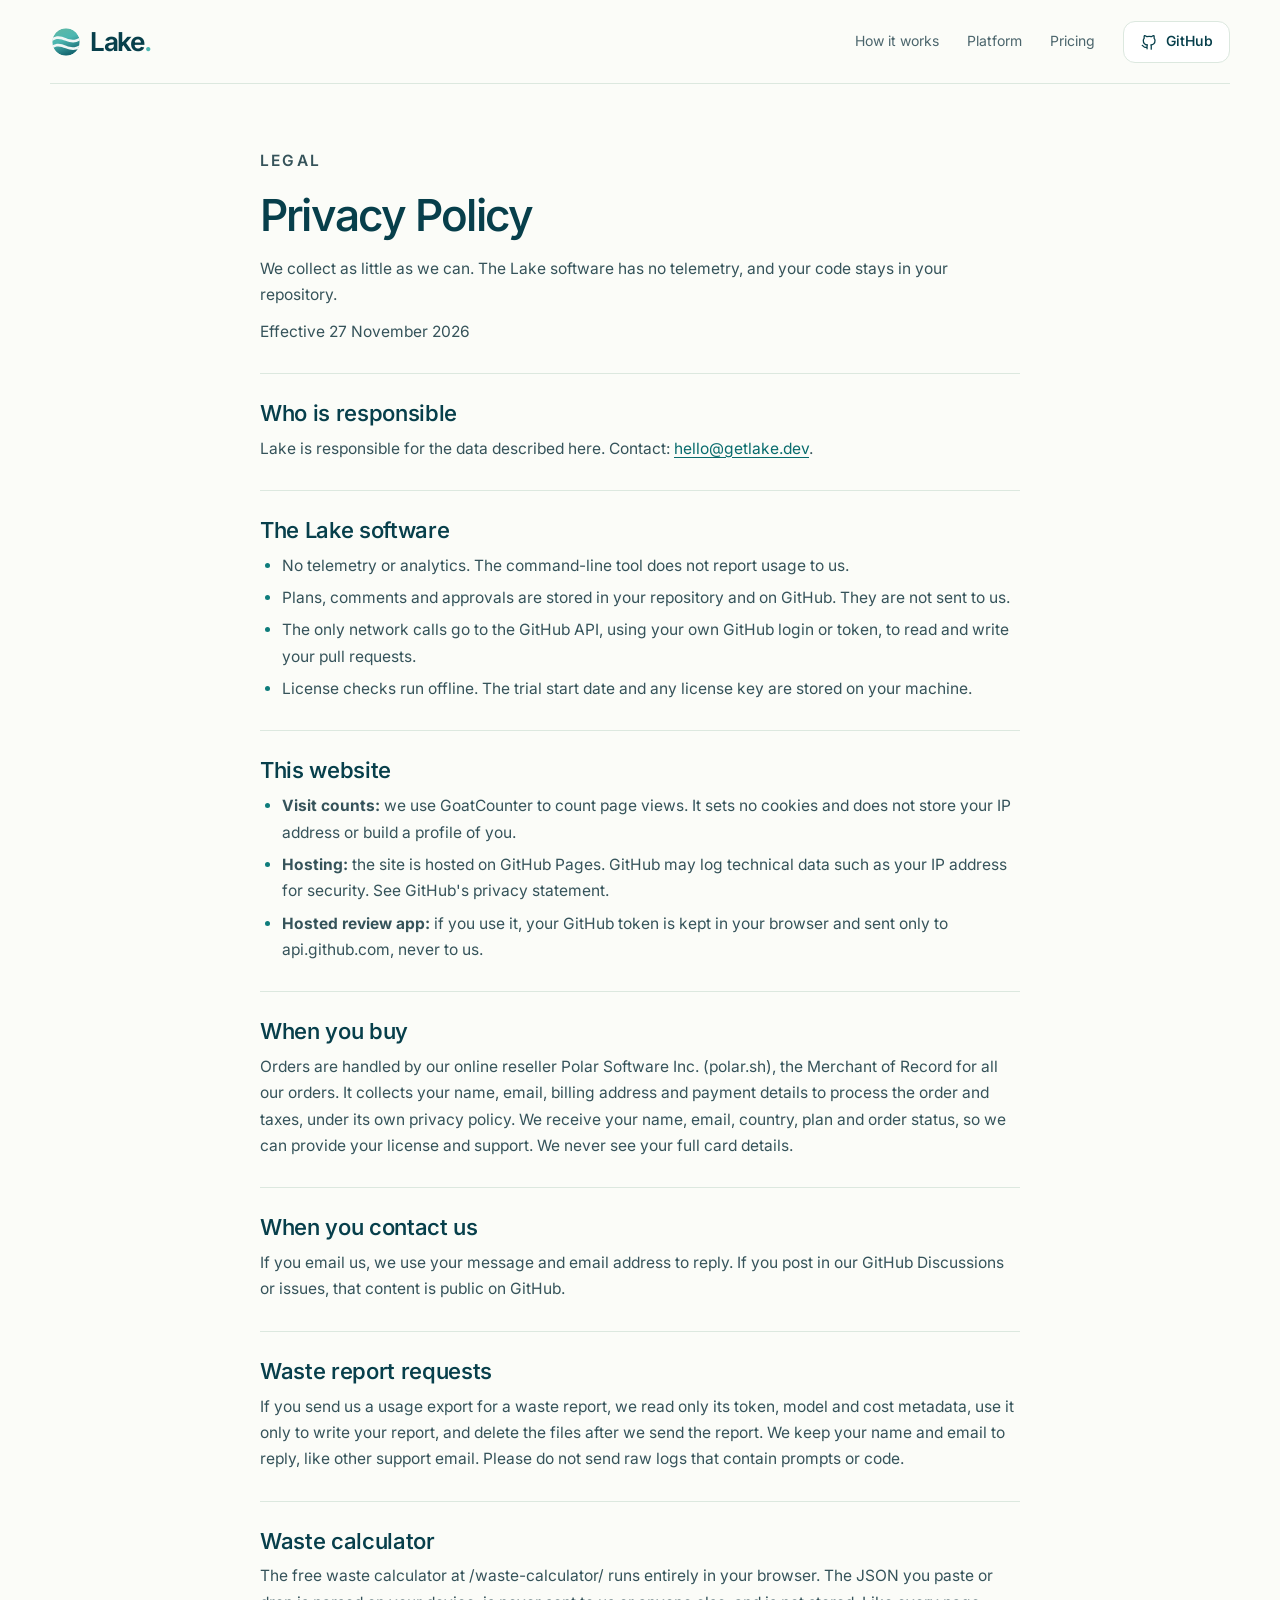
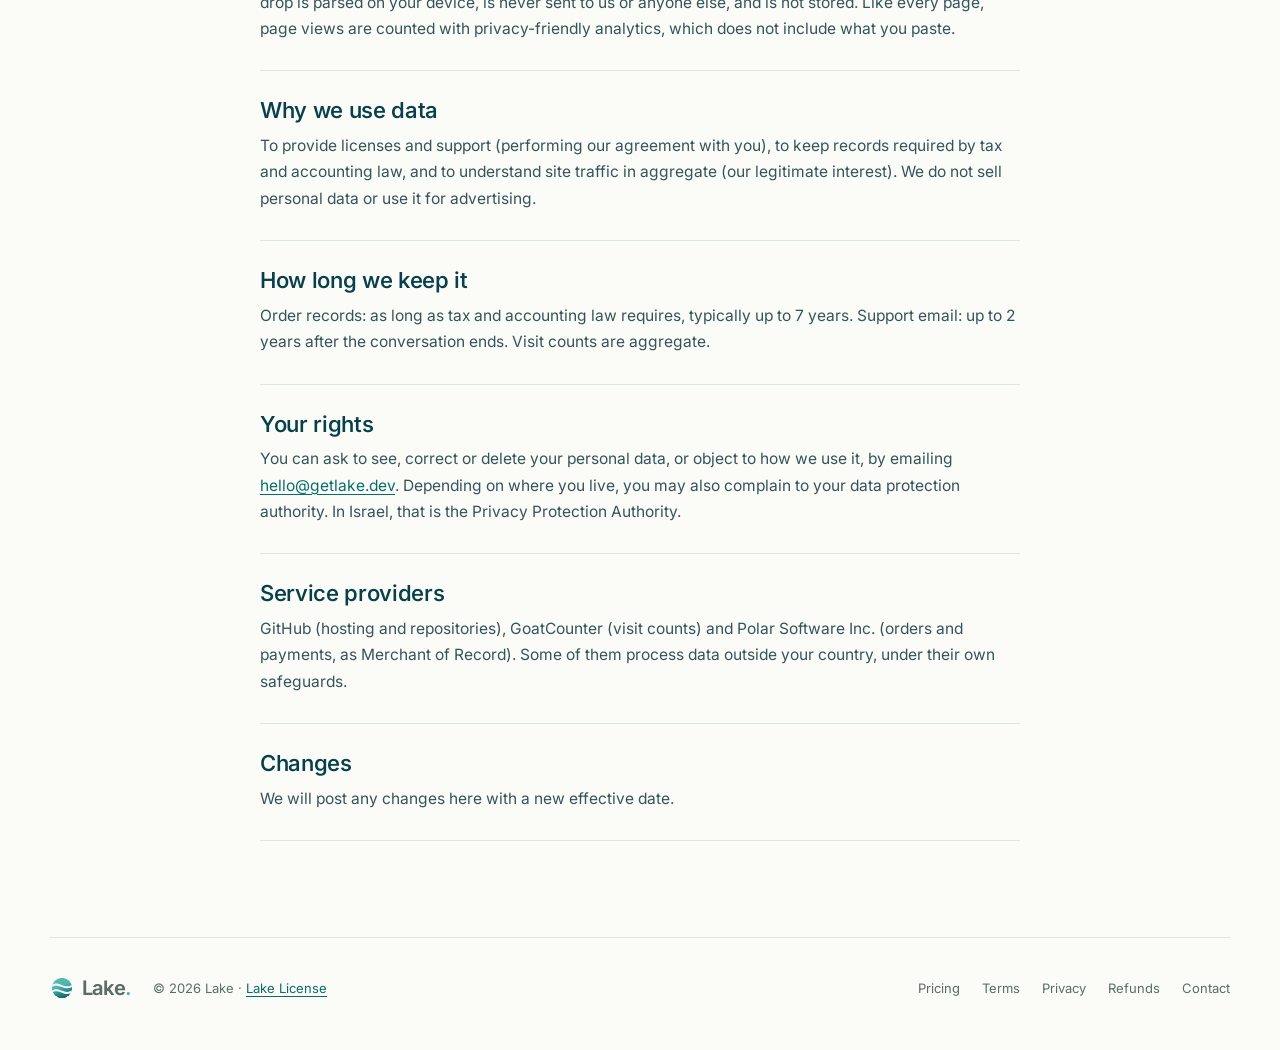
<file: privacy/index.html>
<!doctype html>
<html lang="en">
<head>
<meta charset="utf-8">
<meta name="viewport" content="width=device-width,initial-scale=1">
<title>Privacy Policy · Lake</title>
<meta name="description" content="What Lake collects, why, and your choices.">
<meta name="theme-color" content="#0e7c7b">
<link rel="canonical" href="https://getlake.dev/privacy/">
<link rel="icon" href="/assets/logo-mark.svg">
<link rel="apple-touch-icon" href="/assets/apple-touch-icon.png">
<link rel="preload" href="/assets/inter.woff2" as="font" type="font/woff2" crossorigin>
<link rel="stylesheet" href="/assets/site.css">
<script data-goatcounter="https://lakehq.goatcounter.com/count" async src="https://gc.zgo.at/count.js"></script>
<script src="/assets/site.js" defer></script>
</head>
<body>
<a class="skip" href="#main">Skip to content</a>
<svg class="svg-library" xmlns="http://www.w3.org/2000/svg" aria-hidden="true">
  <symbol id="arrow" viewBox="0 0 24 24"><path d="M5 12h14m-5-5 5 5-5 5"/></symbol>
  <symbol id="up" viewBox="0 0 24 24"><path d="M7 17 17 7M7 7h10v10"/></symbol>
  <symbol id="down" viewBox="0 0 24 24"><path d="M12 5v14m-6-6 6 6 6-6"/></symbol>
  <symbol id="check" viewBox="0 0 24 24"><path d="m5 12 4 4L19 6"/></symbol>
  <symbol id="copy" viewBox="0 0 24 24"><rect x="9" y="9" width="11" height="11" rx="2"/><path d="M5 15V5a1 1 0 0 1 1-1h9"/></symbol>
  <symbol id="github" viewBox="0 0 24 24"><path d="M9 19c-4 1.3-4-2-6-2.5m12 5v-3.5c0-1 .1-1.4-.5-2 2.8-.3 5.5-1.4 5.5-6a4.6 4.6 0 0 0-1.3-3.2 4.2 4.2 0 0 0-.1-3.2s-1-.3-3.4 1.3a11.6 11.6 0 0 0-6 0C6.8 3.3 5.8 3.6 5.8 3.6a4.2 4.2 0 0 0-.1 3.2A4.6 4.6 0 0 0 4.4 10c0 4.6 2.7 5.7 5.5 6-.6.6-.6 1.2-.5 2V21"/></symbol>
  <symbol id="open" viewBox="0 0 24 24"><path d="M8 7 3 12l5 5m8-10 5 5-5 5M14 4l-4 16"/></symbol>
  <symbol id="laptop" viewBox="0 0 24 24"><rect x="4" y="5" width="16" height="11" rx="2"/><path d="M2 19h20"/></symbol>
  <symbol id="users" viewBox="0 0 24 24"><circle cx="9" cy="8" r="3"/><path d="M3 19c0-3 2.7-5 6-5s6 2 6 5m1-11a3 3 0 0 1 0 6m2 5c0-2-1-3.5-2.5-4.3"/></symbol>
  <symbol id="wave" viewBox="0 0 24 24"><path d="M2 9c3-3 5-3 8 0s5 3 8 0 3-2 4-2M2 15c3-3 5-3 8 0s5 3 8 0 3-2 4-2"/></symbol>
  <symbol id="ticket" viewBox="0 0 24 24"><path d="M4 7h16v3a2 2 0 0 0 0 4v3H4v-3a2 2 0 0 0 0-4V7Z"/><path d="m9.5 12 1.8 1.8 3.4-3.6"/></symbol>
  <symbol id="loop" viewBox="0 0 24 24"><path d="M17 3l3 3-3 3M4 11V9a3 3 0 0 1 3-3h13M7 21l-3-3 3-3m13-2v2a3 3 0 0 1-3 3H4"/></symbol>
  <symbol id="scale" viewBox="0 0 24 24"><path d="M12 4v16M6 20h12M5 8h14M5 8l-3 6a3 3 0 0 0 6 0L5 8Zm14 0-3 6a3 3 0 0 0 6 0l-3-6Z"/></symbol>
  <symbol id="coin" viewBox="0 0 24 24"><circle cx="12" cy="12" r="8"/><path d="M14.5 9.5c-.5-1-1.5-1.5-2.5-1.5-1.4 0-2.5.8-2.5 2s1.1 1.6 2.5 2 2.5.9 2.5 2-1.1 2-2.5 2c-1.1 0-2.1-.5-2.6-1.5M12 6.5V8m0 8v1.5"/></symbol>
  <symbol id="pause" viewBox="0 0 24 24"><rect x="7" y="5" width="3" height="14" rx="1"/><rect x="14" y="5" width="3" height="14" rx="1"/></symbol>
  <symbol id="doc" viewBox="0 0 24 24"><path d="M7 3h7l4 4v14H7z"/><path d="M14 3v4h4M10 12h5m-5 4h5"/></symbol>
</svg>
<header class="nav container">
  <a class="wordmark" href="/" aria-label="Lake home"><img src="/assets/logo-mark.svg" alt="" width="32" height="32"><span>Lake<span class="dot">.</span></span></a>
  <nav aria-label="Main">
    <a href="/#how">How it works</a>
    <a href="/platform/">Platform</a>
    <a href="/pricing/" class="keep">Pricing</a>
    <a class="button compact ghost" href="https://github.com/getlake/lake" aria-label="Lake on GitHub"><svg class="i"><use href="#github"/></svg><span class="gh-label">GitHub</span></a>
  </nav>
</header>
<main id="main">
<article class="container doc">
  <p class="section-index">Legal</p>
  <h1>Privacy Policy</h1>
  <p class="doc-lede">We collect as little as we can. The Lake software has no telemetry, and your code stays in your repository.</p>
  <p class="doc-meta">Effective 27 November 2026</p>
<section aria-labelledby="privacy-0"><h2 id="privacy-0">Who is responsible</h2><p>Lake is responsible for the data described here. Contact: <a href="mailto:hello@getlake.dev">hello@getlake.dev</a>.</p></section>
<section aria-labelledby="privacy-1"><h2 id="privacy-1">The Lake software</h2><ul><li>No telemetry or analytics. The command-line tool does not report usage to us.</li><li>Plans, comments and approvals are stored in your repository and on GitHub. They are not sent to us.</li><li>The only network calls go to the GitHub API, using your own GitHub login or token, to read and write your pull requests.</li><li>License checks run offline. The trial start date and any license key are stored on your machine.</li></ul></section>
<section aria-labelledby="privacy-2"><h2 id="privacy-2">This website</h2><ul><li><b>Visit counts:</b> we use GoatCounter to count page views. It sets no cookies and does not store your IP address or build a profile of you.</li><li><b>Hosting:</b> the site is hosted on GitHub Pages. GitHub may log technical data such as your IP address for security. See GitHub's privacy statement.</li><li><b>Hosted review app:</b> if you use it, your GitHub token is kept in your browser and sent only to api.github.com, never to us.</li></ul></section>
<section aria-labelledby="privacy-3"><h2 id="privacy-3">When you buy</h2><p>Orders are handled by our online reseller Polar Software Inc. (polar.sh), the Merchant of Record for all our orders. It collects your name, email, billing address and payment details to process the order and taxes, under its own privacy policy. We receive your name, email, country, plan and order status, so we can provide your license and support. We never see your full card details.</p></section>
<section aria-labelledby="privacy-4"><h2 id="privacy-4">When you contact us</h2><p>If you email us, we use your message and email address to reply. If you post in our GitHub Discussions or issues, that content is public on GitHub.</p></section>
<section aria-labelledby="privacy-4b"><h2 id="privacy-4b">Waste report requests</h2><p>If you send us a usage export for a waste report, we read only its token, model and cost metadata, use it only to write your report, and delete the files after we send the report. We keep your name and email to reply, like other support email. Please do not send raw logs that contain prompts or code.</p></section>
<section aria-labelledby="privacy-4c"><h2 id="privacy-4c">Waste calculator</h2><p>The free waste calculator at /waste-calculator/ runs entirely in your browser. The JSON you paste or drop is parsed on your device, is never sent to us or anyone else, and is not stored. Like every page, page views are counted with privacy-friendly analytics, which does not include what you paste.</p></section>
<section aria-labelledby="privacy-5"><h2 id="privacy-5">Why we use data</h2><p>To provide licenses and support (performing our agreement with you), to keep records required by tax and accounting law, and to understand site traffic in aggregate (our legitimate interest). We do not sell personal data or use it for advertising.</p></section>
<section aria-labelledby="privacy-6"><h2 id="privacy-6">How long we keep it</h2><p>Order records: as long as tax and accounting law requires, typically up to 7 years. Support email: up to 2 years after the conversation ends. Visit counts are aggregate.</p></section>
<section aria-labelledby="privacy-7"><h2 id="privacy-7">Your rights</h2><p>You can ask to see, correct or delete your personal data, or object to how we use it, by emailing <a href="mailto:hello@getlake.dev">hello@getlake.dev</a>. Depending on where you live, you may also complain to your data protection authority. In Israel, that is the Privacy Protection Authority.</p></section>
<section aria-labelledby="privacy-8"><h2 id="privacy-8">Service providers</h2><p>GitHub (hosting and repositories), GoatCounter (visit counts) and Polar Software Inc. (orders and payments, as Merchant of Record). Some of them process data outside your country, under their own safeguards.</p></section>
<section aria-labelledby="privacy-9"><h2 id="privacy-9">Changes</h2><p>We will post any changes here with a new effective date.</p></section>
</article>
</main>
<footer class="footer container">
  <a class="wordmark small" href="/" aria-label="Lake home"><img src="/assets/logo-mark.svg" alt="" width="24" height="24"><span>Lake<span class="dot">.</span></span></a>
  <span>© 2026 Lake · <a href="/license/">Lake License</a></span>
  <span class="grow"></span>
  <nav class="foot-links" aria-label="Legal"><a href="/pricing/">Pricing</a><a href="/terms/">Terms</a><a href="/privacy/">Privacy</a><a href="/refund/">Refunds</a><a href="/contact/">Contact</a></nav>
</footer>
</body>
</html>
</file>
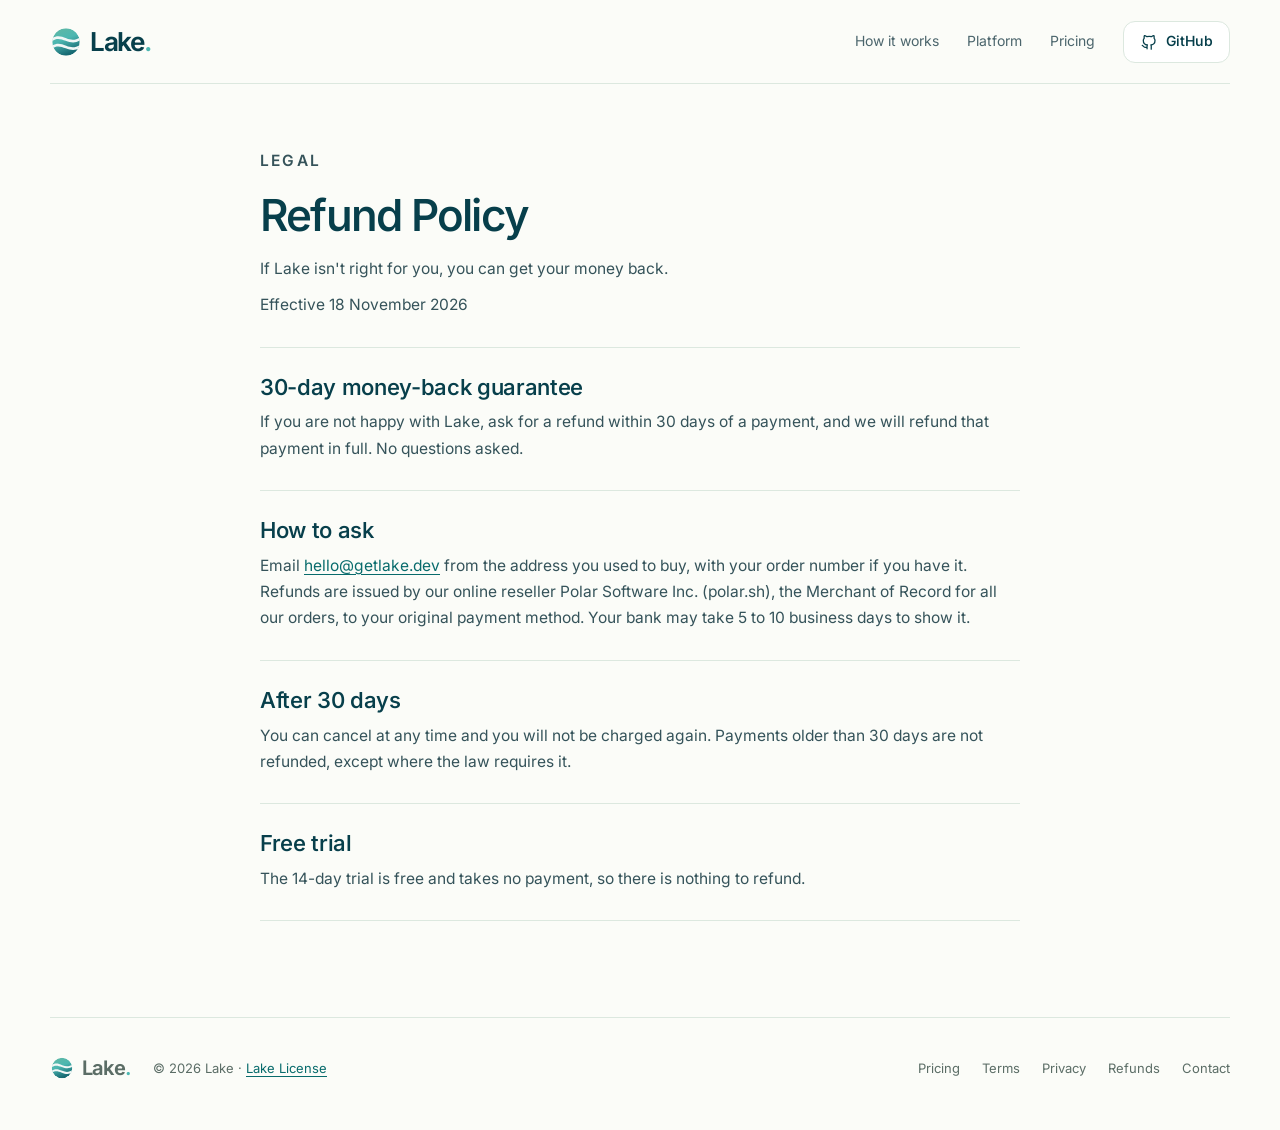
<file: refund/index.html>
<!doctype html>
<html lang="en">
<head>
<meta charset="utf-8">
<meta name="viewport" content="width=device-width,initial-scale=1">
<title>Refund Policy · Lake</title>
<meta name="description" content="Lake offers a 30-day money-back guarantee.">
<meta name="theme-color" content="#0e7c7b">
<link rel="canonical" href="https://getlake.dev/refund/">
<link rel="icon" href="/assets/logo-mark.svg">
<link rel="apple-touch-icon" href="/assets/apple-touch-icon.png">
<link rel="preload" href="/assets/inter.woff2" as="font" type="font/woff2" crossorigin>
<link rel="stylesheet" href="/assets/site.css">
<script data-goatcounter="https://lakehq.goatcounter.com/count" async src="https://gc.zgo.at/count.js"></script>
<script src="/assets/site.js" defer></script>
</head>
<body>
<a class="skip" href="#main">Skip to content</a>
<svg class="svg-library" xmlns="http://www.w3.org/2000/svg" aria-hidden="true">
  <symbol id="arrow" viewBox="0 0 24 24"><path d="M5 12h14m-5-5 5 5-5 5"/></symbol>
  <symbol id="up" viewBox="0 0 24 24"><path d="M7 17 17 7M7 7h10v10"/></symbol>
  <symbol id="down" viewBox="0 0 24 24"><path d="M12 5v14m-6-6 6 6 6-6"/></symbol>
  <symbol id="check" viewBox="0 0 24 24"><path d="m5 12 4 4L19 6"/></symbol>
  <symbol id="copy" viewBox="0 0 24 24"><rect x="9" y="9" width="11" height="11" rx="2"/><path d="M5 15V5a1 1 0 0 1 1-1h9"/></symbol>
  <symbol id="github" viewBox="0 0 24 24"><path d="M9 19c-4 1.3-4-2-6-2.5m12 5v-3.5c0-1 .1-1.4-.5-2 2.8-.3 5.5-1.4 5.5-6a4.6 4.6 0 0 0-1.3-3.2 4.2 4.2 0 0 0-.1-3.2s-1-.3-3.4 1.3a11.6 11.6 0 0 0-6 0C6.8 3.3 5.8 3.6 5.8 3.6a4.2 4.2 0 0 0-.1 3.2A4.6 4.6 0 0 0 4.4 10c0 4.6 2.7 5.7 5.5 6-.6.6-.6 1.2-.5 2V21"/></symbol>
  <symbol id="open" viewBox="0 0 24 24"><path d="M8 7 3 12l5 5m8-10 5 5-5 5M14 4l-4 16"/></symbol>
  <symbol id="laptop" viewBox="0 0 24 24"><rect x="4" y="5" width="16" height="11" rx="2"/><path d="M2 19h20"/></symbol>
  <symbol id="users" viewBox="0 0 24 24"><circle cx="9" cy="8" r="3"/><path d="M3 19c0-3 2.7-5 6-5s6 2 6 5m1-11a3 3 0 0 1 0 6m2 5c0-2-1-3.5-2.5-4.3"/></symbol>
  <symbol id="wave" viewBox="0 0 24 24"><path d="M2 9c3-3 5-3 8 0s5 3 8 0 3-2 4-2M2 15c3-3 5-3 8 0s5 3 8 0 3-2 4-2"/></symbol>
  <symbol id="ticket" viewBox="0 0 24 24"><path d="M4 7h16v3a2 2 0 0 0 0 4v3H4v-3a2 2 0 0 0 0-4V7Z"/><path d="m9.5 12 1.8 1.8 3.4-3.6"/></symbol>
  <symbol id="loop" viewBox="0 0 24 24"><path d="M17 3l3 3-3 3M4 11V9a3 3 0 0 1 3-3h13M7 21l-3-3 3-3m13-2v2a3 3 0 0 1-3 3H4"/></symbol>
  <symbol id="scale" viewBox="0 0 24 24"><path d="M12 4v16M6 20h12M5 8h14M5 8l-3 6a3 3 0 0 0 6 0L5 8Zm14 0-3 6a3 3 0 0 0 6 0l-3-6Z"/></symbol>
  <symbol id="coin" viewBox="0 0 24 24"><circle cx="12" cy="12" r="8"/><path d="M14.5 9.5c-.5-1-1.5-1.5-2.5-1.5-1.4 0-2.5.8-2.5 2s1.1 1.6 2.5 2 2.5.9 2.5 2-1.1 2-2.5 2c-1.1 0-2.1-.5-2.6-1.5M12 6.5V8m0 8v1.5"/></symbol>
  <symbol id="pause" viewBox="0 0 24 24"><rect x="7" y="5" width="3" height="14" rx="1"/><rect x="14" y="5" width="3" height="14" rx="1"/></symbol>
  <symbol id="doc" viewBox="0 0 24 24"><path d="M7 3h7l4 4v14H7z"/><path d="M14 3v4h4M10 12h5m-5 4h5"/></symbol>
</svg>
<header class="nav container">
  <a class="wordmark" href="/" aria-label="Lake home"><img src="/assets/logo-mark.svg" alt="" width="32" height="32"><span>Lake<span class="dot">.</span></span></a>
  <nav aria-label="Main">
    <a href="/#how">How it works</a>
    <a href="/platform/">Platform</a>
    <a href="/pricing/" class="keep">Pricing</a>
    <a class="button compact ghost" href="https://github.com/getlake/lake" aria-label="Lake on GitHub"><svg class="i"><use href="#github"/></svg><span class="gh-label">GitHub</span></a>
  </nav>
</header>
<main id="main">
<article class="container doc">
  <p class="section-index">Legal</p>
  <h1>Refund Policy</h1>
  <p class="doc-lede">If Lake isn't right for you, you can get your money back.</p>
  <p class="doc-meta">Effective 18 November 2026</p>
<section aria-labelledby="refund-0"><h2 id="refund-0">30-day money-back guarantee</h2><p>If you are not happy with Lake, ask for a refund within 30 days of a payment, and we will refund that payment in full. No questions asked.</p></section>
<section aria-labelledby="refund-1"><h2 id="refund-1">How to ask</h2><p>Email <a href="mailto:hello@getlake.dev">hello@getlake.dev</a> from the address you used to buy, with your order number if you have it. Refunds are issued by our online reseller Polar Software Inc. (polar.sh), the Merchant of Record for all our orders, to your original payment method. Your bank may take 5 to 10 business days to show it.</p></section>
<section aria-labelledby="refund-2"><h2 id="refund-2">After 30 days</h2><p>You can cancel at any time and you will not be charged again. Payments older than 30 days are not refunded, except where the law requires it.</p></section>
<section aria-labelledby="refund-3"><h2 id="refund-3">Free trial</h2><p>The 14-day trial is free and takes no payment, so there is nothing to refund.</p></section>
</article>
</main>
<footer class="footer container">
  <a class="wordmark small" href="/" aria-label="Lake home"><img src="/assets/logo-mark.svg" alt="" width="24" height="24"><span>Lake<span class="dot">.</span></span></a>
  <span>© 2026 Lake · <a href="/license/">Lake License</a></span>
  <span class="grow"></span>
  <nav class="foot-links" aria-label="Legal"><a href="/pricing/">Pricing</a><a href="/terms/">Terms</a><a href="/privacy/">Privacy</a><a href="/refund/">Refunds</a><a href="/contact/">Contact</a></nav>
</footer>
</body>
</html>
</file>
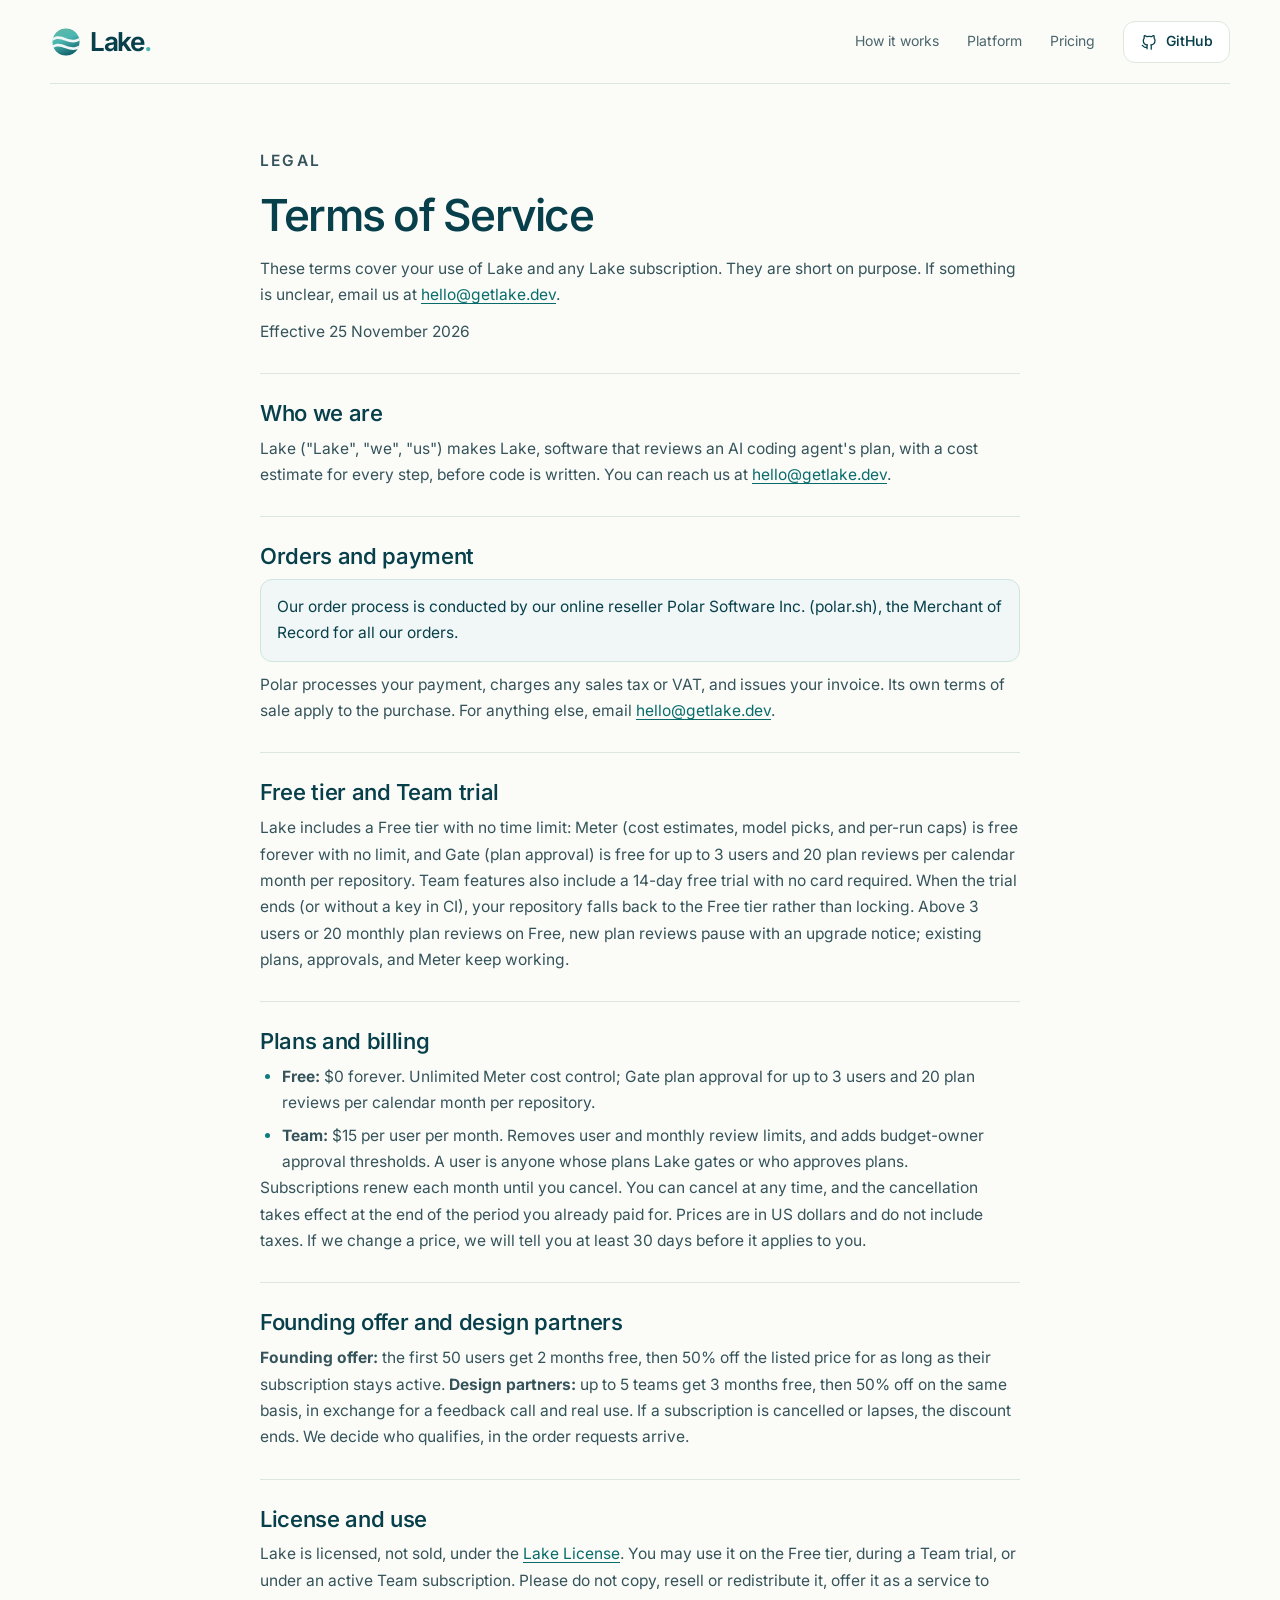
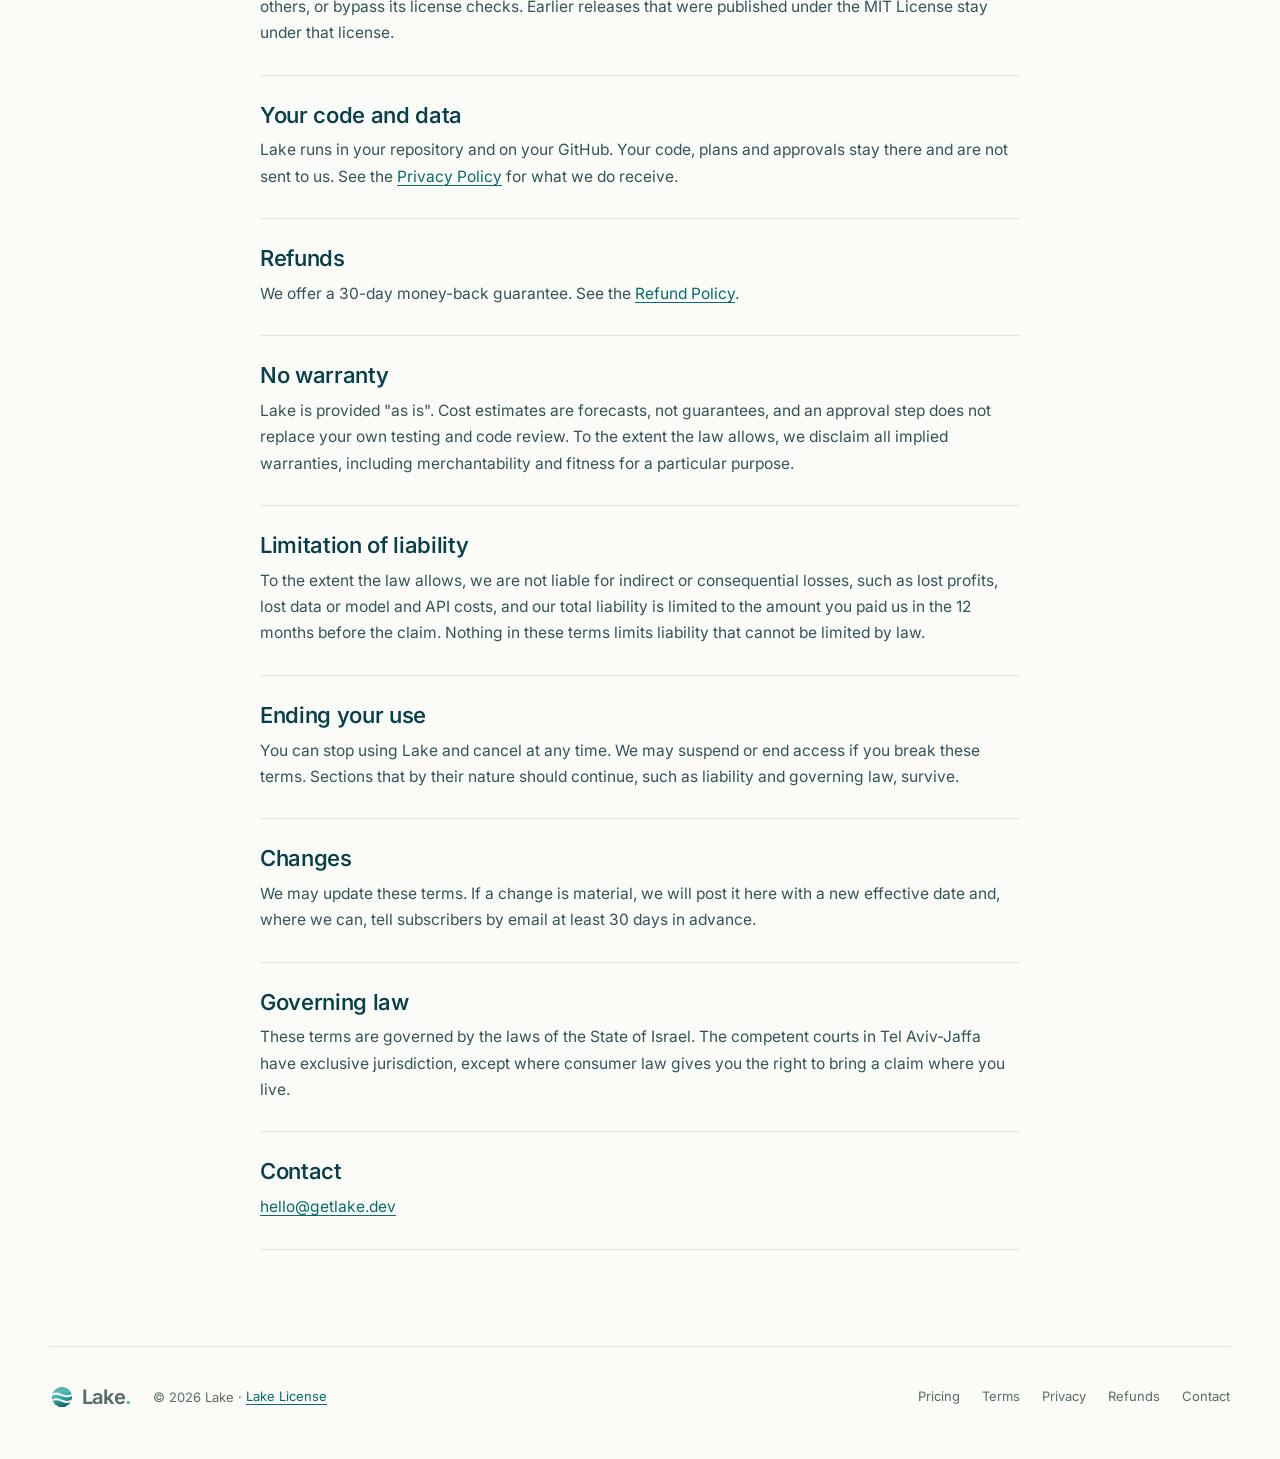
<file: terms/index.html>
<!doctype html>
<html lang="en">
<head>
<meta charset="utf-8">
<meta name="viewport" content="width=device-width,initial-scale=1">
<title>Terms of Service · Lake</title>
<meta name="description" content="The terms for using Lake, the plan-review tool for AI coding agents, and for Lake subscriptions.">
<meta name="theme-color" content="#0e7c7b">
<link rel="canonical" href="https://getlake.dev/terms/">
<link rel="icon" href="/assets/logo-mark.svg">
<link rel="apple-touch-icon" href="/assets/apple-touch-icon.png">
<link rel="preload" href="/assets/inter.woff2" as="font" type="font/woff2" crossorigin>
<link rel="stylesheet" href="/assets/site.css">
<script data-goatcounter="https://lakehq.goatcounter.com/count" async src="https://gc.zgo.at/count.js"></script>
<script src="/assets/site.js" defer></script>
</head>
<body>
<a class="skip" href="#main">Skip to content</a>
<svg class="svg-library" xmlns="http://www.w3.org/2000/svg" aria-hidden="true">
  <symbol id="arrow" viewBox="0 0 24 24"><path d="M5 12h14m-5-5 5 5-5 5"/></symbol>
  <symbol id="up" viewBox="0 0 24 24"><path d="M7 17 17 7M7 7h10v10"/></symbol>
  <symbol id="down" viewBox="0 0 24 24"><path d="M12 5v14m-6-6 6 6 6-6"/></symbol>
  <symbol id="check" viewBox="0 0 24 24"><path d="m5 12 4 4L19 6"/></symbol>
  <symbol id="copy" viewBox="0 0 24 24"><rect x="9" y="9" width="11" height="11" rx="2"/><path d="M5 15V5a1 1 0 0 1 1-1h9"/></symbol>
  <symbol id="github" viewBox="0 0 24 24"><path d="M9 19c-4 1.3-4-2-6-2.5m12 5v-3.5c0-1 .1-1.4-.5-2 2.8-.3 5.5-1.4 5.5-6a4.6 4.6 0 0 0-1.3-3.2 4.2 4.2 0 0 0-.1-3.2s-1-.3-3.4 1.3a11.6 11.6 0 0 0-6 0C6.8 3.3 5.8 3.6 5.8 3.6a4.2 4.2 0 0 0-.1 3.2A4.6 4.6 0 0 0 4.4 10c0 4.6 2.7 5.7 5.5 6-.6.6-.6 1.2-.5 2V21"/></symbol>
  <symbol id="open" viewBox="0 0 24 24"><path d="M8 7 3 12l5 5m8-10 5 5-5 5M14 4l-4 16"/></symbol>
  <symbol id="laptop" viewBox="0 0 24 24"><rect x="4" y="5" width="16" height="11" rx="2"/><path d="M2 19h20"/></symbol>
  <symbol id="users" viewBox="0 0 24 24"><circle cx="9" cy="8" r="3"/><path d="M3 19c0-3 2.7-5 6-5s6 2 6 5m1-11a3 3 0 0 1 0 6m2 5c0-2-1-3.5-2.5-4.3"/></symbol>
  <symbol id="wave" viewBox="0 0 24 24"><path d="M2 9c3-3 5-3 8 0s5 3 8 0 3-2 4-2M2 15c3-3 5-3 8 0s5 3 8 0 3-2 4-2"/></symbol>
  <symbol id="ticket" viewBox="0 0 24 24"><path d="M4 7h16v3a2 2 0 0 0 0 4v3H4v-3a2 2 0 0 0 0-4V7Z"/><path d="m9.5 12 1.8 1.8 3.4-3.6"/></symbol>
  <symbol id="loop" viewBox="0 0 24 24"><path d="M17 3l3 3-3 3M4 11V9a3 3 0 0 1 3-3h13M7 21l-3-3 3-3m13-2v2a3 3 0 0 1-3 3H4"/></symbol>
  <symbol id="scale" viewBox="0 0 24 24"><path d="M12 4v16M6 20h12M5 8h14M5 8l-3 6a3 3 0 0 0 6 0L5 8Zm14 0-3 6a3 3 0 0 0 6 0l-3-6Z"/></symbol>
  <symbol id="coin" viewBox="0 0 24 24"><circle cx="12" cy="12" r="8"/><path d="M14.5 9.5c-.5-1-1.5-1.5-2.5-1.5-1.4 0-2.5.8-2.5 2s1.1 1.6 2.5 2 2.5.9 2.5 2-1.1 2-2.5 2c-1.1 0-2.1-.5-2.6-1.5M12 6.5V8m0 8v1.5"/></symbol>
  <symbol id="pause" viewBox="0 0 24 24"><rect x="7" y="5" width="3" height="14" rx="1"/><rect x="14" y="5" width="3" height="14" rx="1"/></symbol>
  <symbol id="doc" viewBox="0 0 24 24"><path d="M7 3h7l4 4v14H7z"/><path d="M14 3v4h4M10 12h5m-5 4h5"/></symbol>
</svg>
<header class="nav container">
  <a class="wordmark" href="/" aria-label="Lake home"><img src="/assets/logo-mark.svg" alt="" width="32" height="32"><span>Lake<span class="dot">.</span></span></a>
  <nav aria-label="Main">
    <a href="/#how">How it works</a>
    <a href="/platform/">Platform</a>
    <a href="/pricing/" class="keep">Pricing</a>
    <a class="button compact ghost" href="https://github.com/getlake/lake" aria-label="Lake on GitHub"><svg class="i"><use href="#github"/></svg><span class="gh-label">GitHub</span></a>
  </nav>
</header>
<main id="main">
<article class="container doc">
  <p class="section-index">Legal</p>
  <h1>Terms of Service</h1>
  <p class="doc-lede">These terms cover your use of Lake and any Lake subscription. They are short on purpose. If something is unclear, email us at <a href="mailto:hello@getlake.dev">hello@getlake.dev</a>.</p>
  <p class="doc-meta">Effective 25 November 2026</p>
<section aria-labelledby="terms-0"><h2 id="terms-0">Who we are</h2><p>Lake ("Lake", "we", "us") makes Lake, software that reviews an AI coding agent's plan, with a cost estimate for every step, before code is written. You can reach us at <a href="mailto:hello@getlake.dev">hello@getlake.dev</a>.</p></section>
<section aria-labelledby="terms-1"><h2 id="terms-1">Orders and payment</h2><p class="mor">Our order process is conducted by our online reseller Polar Software Inc. (polar.sh), the Merchant of Record for all our orders.</p><p>Polar processes your payment, charges any sales tax or VAT, and issues your invoice. Its own terms of sale apply to the purchase. For anything else, email <a href="mailto:hello@getlake.dev">hello@getlake.dev</a>.</p></section>
<section aria-labelledby="terms-2"><h2 id="terms-2">Free tier and Team trial</h2><p>Lake includes a Free tier with no time limit: Meter (cost estimates, model picks, and per-run caps) is free forever with no limit, and Gate (plan approval) is free for up to 3 users and 20 plan reviews per calendar month per repository. Team features also include a 14-day free trial with no card required. When the trial ends (or without a key in CI), your repository falls back to the Free tier rather than locking. Above 3 users or 20 monthly plan reviews on Free, new plan reviews pause with an upgrade notice; existing plans, approvals, and Meter keep working.</p></section>
<section aria-labelledby="terms-3"><h2 id="terms-3">Plans and billing</h2><ul><li><b>Free:</b> $0 forever. Unlimited Meter cost control; Gate plan approval for up to 3 users and 20 plan reviews per calendar month per repository.</li><li><b>Team:</b> $15 per user per month. Removes user and monthly review limits, and adds budget-owner approval thresholds. A user is anyone whose plans Lake gates or who approves plans.</li></ul><p>Subscriptions renew each month until you cancel. You can cancel at any time, and the cancellation takes effect at the end of the period you already paid for. Prices are in US dollars and do not include taxes. If we change a price, we will tell you at least 30 days before it applies to you.</p></section>
<section aria-labelledby="terms-4"><h2 id="terms-4">Founding offer and design partners</h2><p><b>Founding offer:</b> the first 50 users get 2 months free, then 50% off the listed price for as long as their subscription stays active. <b>Design partners:</b> up to 5 teams get 3 months free, then 50% off on the same basis, in exchange for a feedback call and real use. If a subscription is cancelled or lapses, the discount ends. We decide who qualifies, in the order requests arrive.</p></section>
<section aria-labelledby="terms-5"><h2 id="terms-5">License and use</h2><p>Lake is licensed, not sold, under the <a href="/license/">Lake License</a>. You may use it on the Free tier, during a Team trial, or under an active Team subscription. Please do not copy, resell or redistribute it, offer it as a service to others, or bypass its license checks. Earlier releases that were published under the MIT License stay under that license.</p></section>
<section aria-labelledby="terms-6"><h2 id="terms-6">Your code and data</h2><p>Lake runs in your repository and on your GitHub. Your code, plans and approvals stay there and are not sent to us. See the <a href="/privacy/">Privacy Policy</a> for what we do receive.</p></section>
<section aria-labelledby="terms-7"><h2 id="terms-7">Refunds</h2><p>We offer a 30-day money-back guarantee. See the <a href="/refund/">Refund Policy</a>.</p></section>
<section aria-labelledby="terms-8"><h2 id="terms-8">No warranty</h2><p>Lake is provided "as is". Cost estimates are forecasts, not guarantees, and an approval step does not replace your own testing and code review. To the extent the law allows, we disclaim all implied warranties, including merchantability and fitness for a particular purpose.</p></section>
<section aria-labelledby="terms-9"><h2 id="terms-9">Limitation of liability</h2><p>To the extent the law allows, we are not liable for indirect or consequential losses, such as lost profits, lost data or model and API costs, and our total liability is limited to the amount you paid us in the 12 months before the claim. Nothing in these terms limits liability that cannot be limited by law.</p></section>
<section aria-labelledby="terms-10"><h2 id="terms-10">Ending your use</h2><p>You can stop using Lake and cancel at any time. We may suspend or end access if you break these terms. Sections that by their nature should continue, such as liability and governing law, survive.</p></section>
<section aria-labelledby="terms-11"><h2 id="terms-11">Changes</h2><p>We may update these terms. If a change is material, we will post it here with a new effective date and, where we can, tell subscribers by email at least 30 days in advance.</p></section>
<section aria-labelledby="terms-12"><h2 id="terms-12">Governing law</h2><p>These terms are governed by the laws of the State of Israel. The competent courts in Tel Aviv-Jaffa have exclusive jurisdiction, except where consumer law gives you the right to bring a claim where you live.</p></section>
<section aria-labelledby="terms-13"><h2 id="terms-13">Contact</h2><p><a href="mailto:hello@getlake.dev">hello@getlake.dev</a></p></section>
</article>
</main>
<footer class="footer container">
  <a class="wordmark small" href="/" aria-label="Lake home"><img src="/assets/logo-mark.svg" alt="" width="24" height="24"><span>Lake<span class="dot">.</span></span></a>
  <span>© 2026 Lake · <a href="/license/">Lake License</a></span>
  <span class="grow"></span>
  <nav class="foot-links" aria-label="Legal"><a href="/pricing/">Pricing</a><a href="/terms/">Terms</a><a href="/privacy/">Privacy</a><a href="/refund/">Refunds</a><a href="/contact/">Contact</a></nav>
</footer>
</body>
</html>
</file>
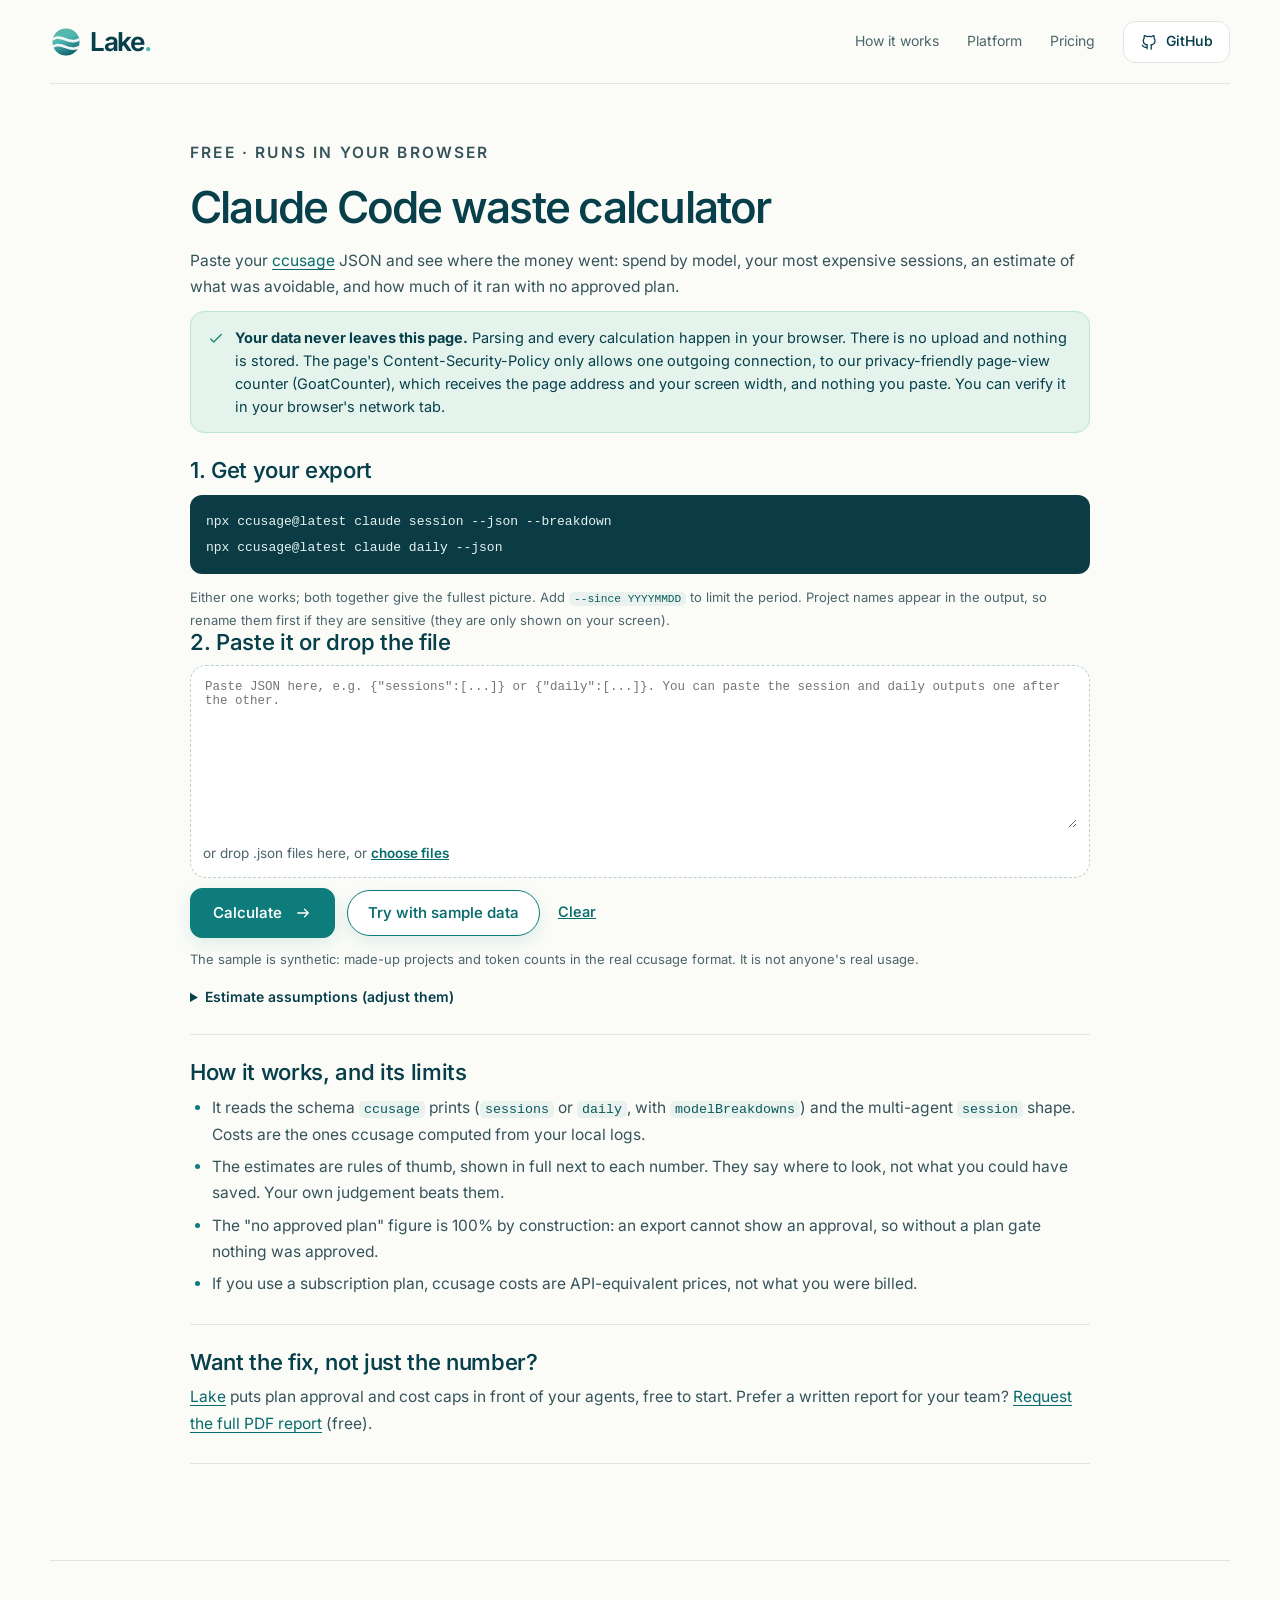
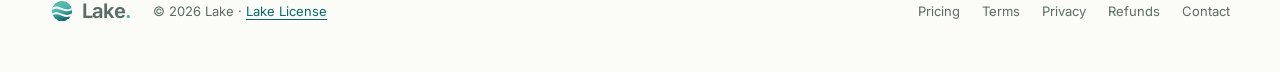
<file: waste-calculator/index.html>
<!doctype html>
<html lang="en">
<head>
<meta charset="utf-8">
<meta http-equiv="Content-Security-Policy" content="default-src 'self'; script-src 'self' https://gc.zgo.at; style-src 'self' 'unsafe-inline'; img-src 'self' data: https://lakehq.goatcounter.com; font-src 'self'; connect-src https://lakehq.goatcounter.com; form-action 'none'; base-uri 'self'">
<meta name="viewport" content="width=device-width,initial-scale=1">
<title>Claude Code Waste Calculator · Lake</title>
<meta name="description" content="Free, in-browser Claude Code waste calculator. Paste your ccusage JSON and see spend by model, your most expensive sessions, estimated waste, and how much ran with no approved plan. Nothing leaves your browser.">
<meta property="og:title" content="Claude Code Waste Calculator · Lake">
<meta property="og:description" content="Paste your ccusage JSON. See where Claude Code money went and how much ran with no approved plan. Runs entirely in your browser.">
<meta property="og:type" content="website">
<meta property="og:url" content="https://getlake.dev/waste-calculator/">
<meta property="og:site_name" content="Lake">
<meta property="og:image" content="https://getlake.dev/assets/og-home.png">
<meta name="twitter:card" content="summary_large_image">
<meta name="theme-color" content="#0e7c7b">
<link rel="canonical" href="https://getlake.dev/waste-calculator/">
<link rel="icon" href="/assets/logo-mark.svg">
<link rel="apple-touch-icon" href="/assets/apple-touch-icon.png">
<link rel="preload" href="/assets/inter.woff2" as="font" type="font/woff2" crossorigin>
<link rel="stylesheet" href="/assets/site.css">
<script data-goatcounter="https://lakehq.goatcounter.com/count" async src="https://gc.zgo.at/count.js"></script>
<script src="/assets/site.js" defer></script>
<script src="/waste-calculator/wc.js" defer></script>
<link rel="stylesheet" href="/waste-calculator/wc.css">
</head>
<body>
<a class="skip" href="#main">Skip to content</a>
<svg class="svg-library" xmlns="http://www.w3.org/2000/svg" aria-hidden="true">
  <symbol id="arrow" viewBox="0 0 24 24"><path d="M5 12h14m-5-5 5 5-5 5"/></symbol>
  <symbol id="up" viewBox="0 0 24 24"><path d="M7 17 17 7M7 7h10v10"/></symbol>
  <symbol id="down" viewBox="0 0 24 24"><path d="M12 5v14m-6-6 6 6 6-6"/></symbol>
  <symbol id="check" viewBox="0 0 24 24"><path d="m5 12 4 4L19 6"/></symbol>
  <symbol id="copy" viewBox="0 0 24 24"><rect x="9" y="9" width="11" height="11" rx="2"/><path d="M5 15V5a1 1 0 0 1 1-1h9"/></symbol>
  <symbol id="github" viewBox="0 0 24 24"><path d="M9 19c-4 1.3-4-2-6-2.5m12 5v-3.5c0-1 .1-1.4-.5-2 2.8-.3 5.5-1.4 5.5-6a4.6 4.6 0 0 0-1.3-3.2 4.2 4.2 0 0 0-.1-3.2s-1-.3-3.4 1.3a11.6 11.6 0 0 0-6 0C6.8 3.3 5.8 3.6 5.8 3.6a4.2 4.2 0 0 0-.1 3.2A4.6 4.6 0 0 0 4.4 10c0 4.6 2.7 5.7 5.5 6-.6.6-.6 1.2-.5 2V21"/></symbol>
  <symbol id="open" viewBox="0 0 24 24"><path d="M8 7 3 12l5 5m8-10 5 5-5 5M14 4l-4 16"/></symbol>
  <symbol id="laptop" viewBox="0 0 24 24"><rect x="4" y="5" width="16" height="11" rx="2"/><path d="M2 19h20"/></symbol>
  <symbol id="users" viewBox="0 0 24 24"><circle cx="9" cy="8" r="3"/><path d="M3 19c0-3 2.7-5 6-5s6 2 6 5m1-11a3 3 0 0 1 0 6m2 5c0-2-1-3.5-2.5-4.3"/></symbol>
  <symbol id="wave" viewBox="0 0 24 24"><path d="M2 9c3-3 5-3 8 0s5 3 8 0 3-2 4-2M2 15c3-3 5-3 8 0s5 3 8 0 3-2 4-2"/></symbol>
  <symbol id="ticket" viewBox="0 0 24 24"><path d="M4 7h16v3a2 2 0 0 0 0 4v3H4v-3a2 2 0 0 0 0-4V7Z"/><path d="m9.5 12 1.8 1.8 3.4-3.6"/></symbol>
  <symbol id="loop" viewBox="0 0 24 24"><path d="M17 3l3 3-3 3M4 11V9a3 3 0 0 1 3-3h13M7 21l-3-3 3-3m13-2v2a3 3 0 0 1-3 3H4"/></symbol>
  <symbol id="scale" viewBox="0 0 24 24"><path d="M12 4v16M6 20h12M5 8h14M5 8l-3 6a3 3 0 0 0 6 0L5 8Zm14 0-3 6a3 3 0 0 0 6 0l-3-6Z"/></symbol>
  <symbol id="coin" viewBox="0 0 24 24"><circle cx="12" cy="12" r="8"/><path d="M14.5 9.5c-.5-1-1.5-1.5-2.5-1.5-1.4 0-2.5.8-2.5 2s1.1 1.6 2.5 2 2.5.9 2.5 2-1.1 2-2.5 2c-1.1 0-2.1-.5-2.6-1.5M12 6.5V8m0 8v1.5"/></symbol>
  <symbol id="pause" viewBox="0 0 24 24"><rect x="7" y="5" width="3" height="14" rx="1"/><rect x="14" y="5" width="3" height="14" rx="1"/></symbol>
  <symbol id="doc" viewBox="0 0 24 24"><path d="M7 3h7l4 4v14H7z"/><path d="M14 3v4h4M10 12h5m-5 4h5"/></symbol>
</svg>
<header class="nav container">
  <a class="wordmark" href="/" aria-label="Lake home"><img src="/assets/logo-mark.svg" alt="" width="32" height="32"><span>Lake<span class="dot">.</span></span></a>
  <nav aria-label="Main">
    <a href="/#how">How it works</a>
    <a href="/platform/">Platform</a>
    <a href="/pricing/" class="keep">Pricing</a>
    <a class="button compact ghost" href="https://github.com/getlake/lake" aria-label="Lake on GitHub"><svg class="i"><use href="#github"/></svg><span class="gh-label">GitHub</span></a>
  </nav>
</header>
<main id="main">
<article class="container wc">
  <p class="section-index">Free · runs in your browser</p>
  <h1>Claude Code waste calculator</h1>
  <p class="doc-lede">Paste your <a href="https://github.com/ryoppippi/ccusage">ccusage</a> JSON and see where the money went: spend by model, your most expensive sessions, an estimate of what was avoidable, and how much of it ran with no approved plan.</p>
  <p class="wc-privacy"><svg class="i"><use href="#check"/></svg><span><b>Your data never leaves this page.</b> Parsing and every calculation happen in your browser. There is no upload and nothing is stored. The page's Content-Security-Policy only allows one outgoing connection, to our privacy-friendly page-view counter (GoatCounter), which receives the page address and your screen width, and nothing you paste. You can verify it in your browser's network tab.</span></p>

  <section class="wc-input" aria-labelledby="wc-in-h">
    <h2 id="wc-in-h">1. Get your export</h2>
    <pre class="wc-code"><code>npx ccusage@latest claude session --json --breakdown
npx ccusage@latest claude daily --json</code></pre>
    <p class="wc-help">Either one works; both together give the fullest picture. Add <code>--since YYYYMMDD</code> to limit the period. Project names appear in the output, so rename them first if they are sensitive (they are only shown on your screen).</p>
    <h2 id="wc-paste-h">2. Paste it or drop the file</h2>
    <div class="wc-drop" id="wc-drop">
      <label for="wc-input" class="wc-sr">Paste ccusage JSON</label>
      <textarea id="wc-input" spellcheck="false" placeholder='Paste JSON here, e.g. {"sessions":[...]} or {"daily":[...]}. You can paste the session and daily outputs one after the other.'></textarea>
      <p class="wc-droptext">or drop .json files here, or <label class="wc-filebtn" for="wc-file">choose files</label><input id="wc-file" type="file" accept=".json,.txt,application/json" multiple></p>
    </div>
    <p class="wc-error" id="wc-error" role="alert" hidden></p>
    <p class="wc-actions"><button type="button" class="button" id="wc-run">Calculate <svg class="i"><use href="#arrow"/></svg></button> <button type="button" class="button ghost-btn" id="wc-sample">Try with sample data</button> <button type="button" class="text-link wc-linkbtn" id="wc-clear">Clear</button></p>
    <p class="wc-fine">The sample is synthetic: made-up projects and token counts in the real ccusage format. It is not anyone's real usage.</p>
    <details class="wc-assume"><summary>Estimate assumptions (adjust them)</summary>
      <div class="wc-sliders">
        <label for="k-opus">Share of Opus spend that was routine work <b id="k-opus-v">35%</b></label><input type="range" id="k-opus" min="0" max="100" value="35">
        <label for="k-run">Share of a very long session that was waste <b id="k-run-v">30%</b></label><input type="range" id="k-run" min="0" max="100" value="30">
        <label for="k-runmult">"Very long" means at least this many times the median session <b id="k-runmult-v">4x</b></label><input type="range" id="k-runmult" min="2" max="10" value="4">
        <label for="k-ab">Share of a brief or restarted session that was a failed start <b id="k-ab-v">50%</b></label><input type="range" id="k-ab" min="0" max="100" value="50">
      </div>
    </details>
  </section>

  <div id="wc-report" class="wc-report" hidden aria-live="polite"></div>

  <section aria-labelledby="wc-how"><h2 id="wc-how">How it works, and its limits</h2>
  <ul>
  <li>It reads the schema <code>ccusage</code> prints (<code>sessions</code> or <code>daily</code>, with <code>modelBreakdowns</code>) and the multi-agent <code>session</code> shape. Costs are the ones ccusage computed from your local logs.</li>
  <li>The estimates are rules of thumb, shown in full next to each number. They say where to look, not what you could have saved. Your own judgement beats them.</li>
  <li>The "no approved plan" figure is 100% by construction: an export cannot show an approval, so without a plan gate nothing was approved.</li>
  <li>If you use a subscription plan, ccusage costs are API-equivalent prices, not what you were billed.</li>
  </ul></section>
  <section aria-labelledby="wc-next"><h2 id="wc-next">Want the fix, not just the number?</h2>
  <p><a href="/">Lake</a> puts plan approval and cost caps in front of your agents, free to start. Prefer a written report for your team? <a href="/waste-report/">Request the full PDF report</a> (free).</p></section>
</article>
</main>
<footer class="footer container">
  <a class="wordmark small" href="/" aria-label="Lake home"><img src="/assets/logo-mark.svg" alt="" width="24" height="24"><span>Lake<span class="dot">.</span></span></a>
  <span>© 2026 Lake · <a href="/license/">Lake License</a></span>
  <span class="grow"></span>
  <nav class="foot-links" aria-label="Legal"><a href="/pricing/">Pricing</a><a href="/terms/">Terms</a><a href="/privacy/">Privacy</a><a href="/refund/">Refunds</a><a href="/contact/">Contact</a></nav>
</footer>
</body>
</html>
</file>
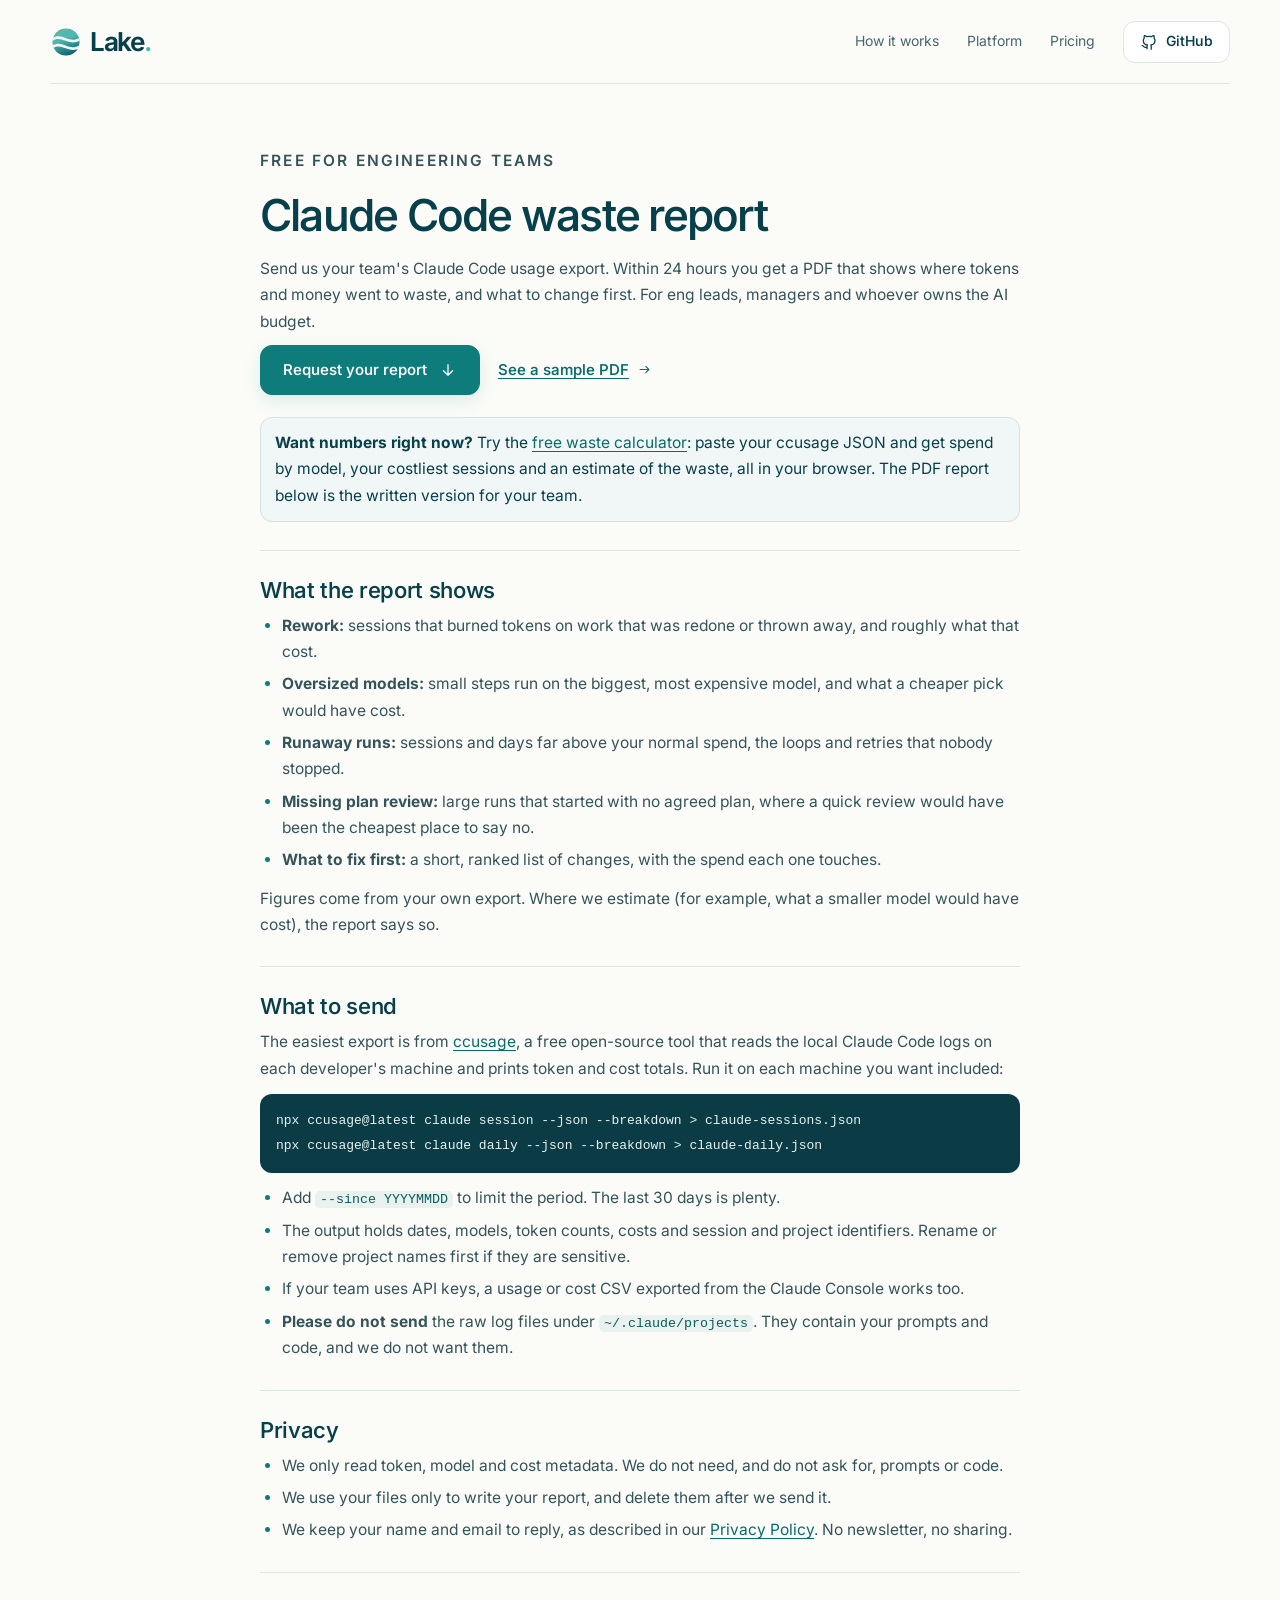
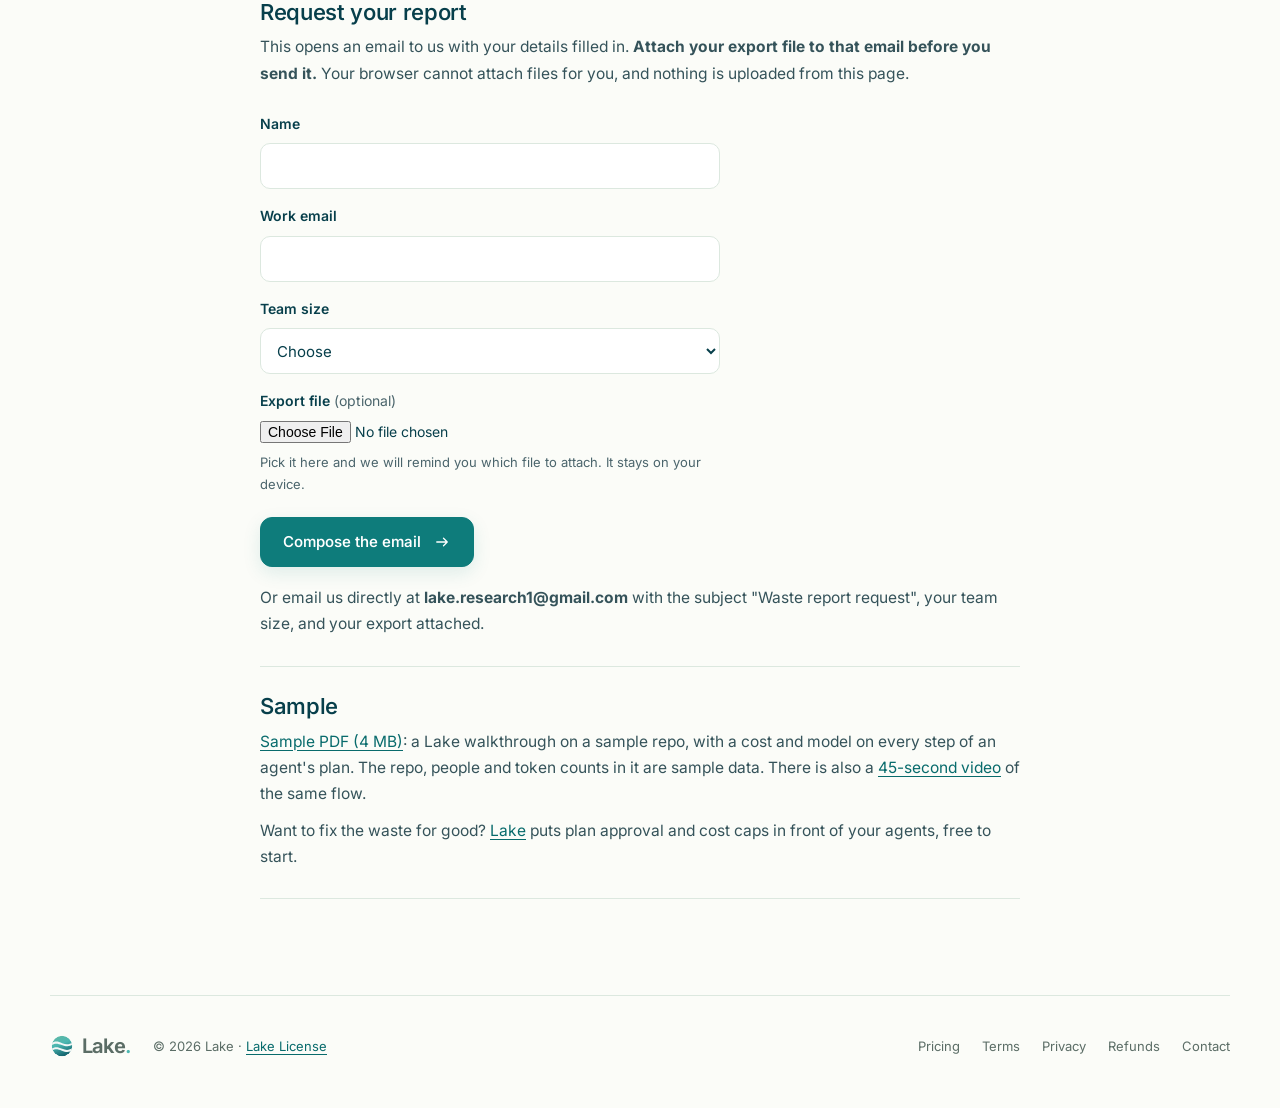
<file: waste-report/index.html>
<!doctype html>
<html lang="en">
<head>
<meta charset="utf-8">
<meta name="viewport" content="width=device-width,initial-scale=1">
<title>Claude Code Waste Report · Lake</title>
<meta name="description" content="Send us your Claude Code usage export and get a PDF report within 24 hours showing where tokens and money were wasted: rework, oversized models, runaway runs and plans nobody reviewed.">
<meta property="og:title" content="Claude Code Waste Report · Lake">
<meta property="og:description" content="Send your Claude Code usage export, get a PDF waste report within 24 hours. We read token and cost metadata only.">
<meta property="og:type" content="website">
<meta property="og:url" content="https://getlake.dev/waste-report/">
<meta property="og:site_name" content="Lake">
<meta property="og:image" content="https://getlake.dev/assets/og-home.png">
<meta name="twitter:card" content="summary_large_image">
<meta name="theme-color" content="#0e7c7b">
<link rel="canonical" href="https://getlake.dev/waste-report/">
<link rel="icon" href="/assets/logo-mark.svg">
<link rel="apple-touch-icon" href="/assets/apple-touch-icon.png">
<link rel="preload" href="/assets/inter.woff2" as="font" type="font/woff2" crossorigin>
<link rel="stylesheet" href="/assets/site.css">
<script data-goatcounter="https://lakehq.goatcounter.com/count" async src="https://gc.zgo.at/count.js"></script>
<script src="/assets/site.js" defer></script>
<script src="/waste-report/waste.js" defer></script>
<link rel="stylesheet" href="/waste-report/waste.css">
</head>
<body>
<a class="skip" href="#main">Skip to content</a>
<svg class="svg-library" xmlns="http://www.w3.org/2000/svg" aria-hidden="true">
  <symbol id="arrow" viewBox="0 0 24 24"><path d="M5 12h14m-5-5 5 5-5 5"/></symbol>
  <symbol id="up" viewBox="0 0 24 24"><path d="M7 17 17 7M7 7h10v10"/></symbol>
  <symbol id="down" viewBox="0 0 24 24"><path d="M12 5v14m-6-6 6 6 6-6"/></symbol>
  <symbol id="check" viewBox="0 0 24 24"><path d="m5 12 4 4L19 6"/></symbol>
  <symbol id="copy" viewBox="0 0 24 24"><rect x="9" y="9" width="11" height="11" rx="2"/><path d="M5 15V5a1 1 0 0 1 1-1h9"/></symbol>
  <symbol id="github" viewBox="0 0 24 24"><path d="M9 19c-4 1.3-4-2-6-2.5m12 5v-3.5c0-1 .1-1.4-.5-2 2.8-.3 5.5-1.4 5.5-6a4.6 4.6 0 0 0-1.3-3.2 4.2 4.2 0 0 0-.1-3.2s-1-.3-3.4 1.3a11.6 11.6 0 0 0-6 0C6.8 3.3 5.8 3.6 5.8 3.6a4.2 4.2 0 0 0-.1 3.2A4.6 4.6 0 0 0 4.4 10c0 4.6 2.7 5.7 5.5 6-.6.6-.6 1.2-.5 2V21"/></symbol>
  <symbol id="open" viewBox="0 0 24 24"><path d="M8 7 3 12l5 5m8-10 5 5-5 5M14 4l-4 16"/></symbol>
  <symbol id="laptop" viewBox="0 0 24 24"><rect x="4" y="5" width="16" height="11" rx="2"/><path d="M2 19h20"/></symbol>
  <symbol id="users" viewBox="0 0 24 24"><circle cx="9" cy="8" r="3"/><path d="M3 19c0-3 2.7-5 6-5s6 2 6 5m1-11a3 3 0 0 1 0 6m2 5c0-2-1-3.5-2.5-4.3"/></symbol>
  <symbol id="wave" viewBox="0 0 24 24"><path d="M2 9c3-3 5-3 8 0s5 3 8 0 3-2 4-2M2 15c3-3 5-3 8 0s5 3 8 0 3-2 4-2"/></symbol>
  <symbol id="ticket" viewBox="0 0 24 24"><path d="M4 7h16v3a2 2 0 0 0 0 4v3H4v-3a2 2 0 0 0 0-4V7Z"/><path d="m9.5 12 1.8 1.8 3.4-3.6"/></symbol>
  <symbol id="loop" viewBox="0 0 24 24"><path d="M17 3l3 3-3 3M4 11V9a3 3 0 0 1 3-3h13M7 21l-3-3 3-3m13-2v2a3 3 0 0 1-3 3H4"/></symbol>
  <symbol id="scale" viewBox="0 0 24 24"><path d="M12 4v16M6 20h12M5 8h14M5 8l-3 6a3 3 0 0 0 6 0L5 8Zm14 0-3 6a3 3 0 0 0 6 0l-3-6Z"/></symbol>
  <symbol id="coin" viewBox="0 0 24 24"><circle cx="12" cy="12" r="8"/><path d="M14.5 9.5c-.5-1-1.5-1.5-2.5-1.5-1.4 0-2.5.8-2.5 2s1.1 1.6 2.5 2 2.5.9 2.5 2-1.1 2-2.5 2c-1.1 0-2.1-.5-2.6-1.5M12 6.5V8m0 8v1.5"/></symbol>
  <symbol id="pause" viewBox="0 0 24 24"><rect x="7" y="5" width="3" height="14" rx="1"/><rect x="14" y="5" width="3" height="14" rx="1"/></symbol>
  <symbol id="doc" viewBox="0 0 24 24"><path d="M7 3h7l4 4v14H7z"/><path d="M14 3v4h4M10 12h5m-5 4h5"/></symbol>
</svg>
<header class="nav container">
  <a class="wordmark" href="/" aria-label="Lake home"><img src="/assets/logo-mark.svg" alt="" width="32" height="32"><span>Lake<span class="dot">.</span></span></a>
  <nav aria-label="Main">
    <a href="/#how">How it works</a>
    <a href="/platform/">Platform</a>
    <a href="/pricing/" class="keep">Pricing</a>
    <a class="button compact ghost" href="https://github.com/getlake/lake" aria-label="Lake on GitHub"><svg class="i"><use href="#github"/></svg><span class="gh-label">GitHub</span></a>
  </nav>
</header>
<main id="main">
<article class="container doc">
  <p class="section-index">Free for engineering teams</p>
  <h1>Claude Code waste report</h1>
  <p class="doc-lede">Send us your team's Claude Code usage export. Within 24 hours you get a PDF that shows where tokens and money went to waste, and what to change first. For eng leads, managers and whoever owns the AI budget.</p>
  <p class="wr-ctas"><a class="button" href="#request">Request your report <svg class="i"><use href="#down"/></svg></a> <a class="text-link" href="/waste-report/sample-report.pdf">See a sample PDF <svg class="i"><use href="#arrow"/></svg></a></p>

<p class="wr-instant"><b>Want numbers right now?</b> Try the <a href="/waste-calculator/">free waste calculator</a>: paste your ccusage JSON and get spend by model, your costliest sessions and an estimate of the waste, all in your browser. The PDF report below is the written version for your team.</p>

<section aria-labelledby="wr-what"><h2 id="wr-what">What the report shows</h2>
<ul>
<li><b>Rework:</b> sessions that burned tokens on work that was redone or thrown away, and roughly what that cost.</li>
<li><b>Oversized models:</b> small steps run on the biggest, most expensive model, and what a cheaper pick would have cost.</li>
<li><b>Runaway runs:</b> sessions and days far above your normal spend, the loops and retries that nobody stopped.</li>
<li><b>Missing plan review:</b> large runs that started with no agreed plan, where a quick review would have been the cheapest place to say no.</li>
<li><b>What to fix first:</b> a short, ranked list of changes, with the spend each one touches.</li>
</ul>
<p>Figures come from your own export. Where we estimate (for example, what a smaller model would have cost), the report says so.</p>
</section>

<section aria-labelledby="wr-export"><h2 id="wr-export">What to send</h2>
<p>The easiest export is from <a href="https://github.com/ryoppippi/ccusage">ccusage</a>, a free open-source tool that reads the local Claude Code logs on each developer's machine and prints token and cost totals. Run it on each machine you want included:</p>
<pre class="wr-code"><code>npx ccusage@latest claude session --json --breakdown &gt; claude-sessions.json
npx ccusage@latest claude daily --json --breakdown &gt; claude-daily.json</code></pre>
<ul>
<li>Add <code>--since YYYYMMDD</code> to limit the period. The last 30 days is plenty.</li>
<li>The output holds dates, models, token counts, costs and session and project identifiers. Rename or remove project names first if they are sensitive.</li>
<li>If your team uses API keys, a usage or cost CSV exported from the Claude Console works too.</li>
<li><b>Please do not send</b> the raw log files under <code>~/.claude/projects</code>. They contain your prompts and code, and we do not want them.</li>
</ul>
</section>

<section aria-labelledby="wr-privacy"><h2 id="wr-privacy">Privacy</h2>
<ul>
<li>We only read token, model and cost metadata. We do not need, and do not ask for, prompts or code.</li>
<li>We use your files only to write your report, and delete them after we send it.</li>
<li>We keep your name and email to reply, as described in our <a href="/privacy/">Privacy Policy</a>. No newsletter, no sharing.</li>
</ul>
</section>

<section aria-labelledby="request"><h2 id="request">Request your report</h2>
<p>This opens an email to us with your details filled in. <b>Attach your export file to that email before you send it.</b> Your browser cannot attach files for you, and nothing is uploaded from this page.</p>
<form class="wr-form" id="wr-form" novalidate>
  <label for="wr-name">Name</label>
  <input id="wr-name" name="name" type="text" autocomplete="name" required>
  <label for="wr-email">Work email</label>
  <input id="wr-email" name="email" type="email" autocomplete="email" required>
  <label for="wr-team">Team size</label>
  <select id="wr-team" name="team" required>
    <option value="">Choose</option>
    <option>1 to 5</option>
    <option>6 to 20</option>
    <option>21 to 50</option>
    <option>51 to 200</option>
    <option>More than 200</option>
  </select>
  <label for="wr-file">Export file <span class="wr-opt">(optional)</span></label>
  <input id="wr-file" name="file" type="file" accept=".json,.csv,.txt,.zip">
  <p class="wr-help">Pick it here and we will remind you which file to attach. It stays on your device.</p>
  <p class="wr-error" id="wr-error" role="alert" hidden></p>
  <button class="button" type="submit">Compose the email <svg class="i"><use href="#arrow"/></svg></button>
  <p class="wr-status" id="wr-status" role="status" hidden></p>
</form>
<p class="wr-plain">Or email us directly at <b>lake.research1@gmail.com</b> with the subject "Waste report request", your team size, and your export attached.</p>
</section>

<section aria-labelledby="wr-sample"><h2 id="wr-sample">Sample</h2>
<p><a href="/waste-report/sample-report.pdf">Sample PDF (4 MB)</a>: a Lake walkthrough on a sample repo, with a cost and model on every step of an agent's plan. The repo, people and token counts in it are sample data. There is also a <a href="/waste-report/sample-walkthrough.mp4">45-second video</a> of the same flow.</p>
<p>Want to fix the waste for good? <a href="/">Lake</a> puts plan approval and cost caps in front of your agents, free to start.</p>
</section>
</article>
</main>
<footer class="footer container">
  <a class="wordmark small" href="/" aria-label="Lake home"><img src="/assets/logo-mark.svg" alt="" width="24" height="24"><span>Lake<span class="dot">.</span></span></a>
  <span>© 2026 Lake · <a href="/license/">Lake License</a></span>
  <span class="grow"></span>
  <nav class="foot-links" aria-label="Legal"><a href="/pricing/">Pricing</a><a href="/terms/">Terms</a><a href="/privacy/">Privacy</a><a href="/refund/">Refunds</a><a href="/contact/">Contact</a></nav>
</footer>
</body>
</html>
</file>
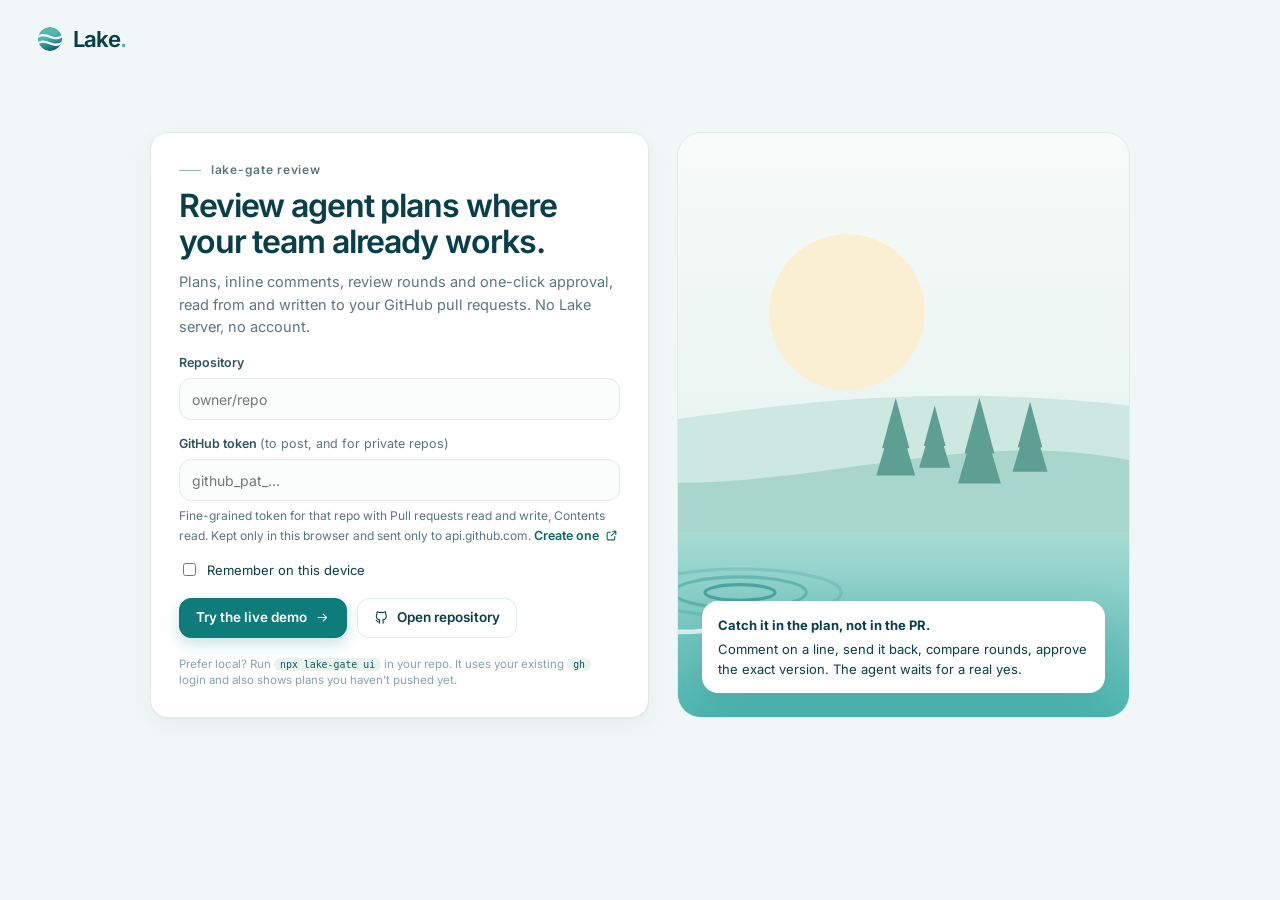
<file: lake-gate/app/index.html>
<!doctype html>
<html lang="en">
<head>
<meta charset="utf-8">
<meta name="viewport" content="width=device-width, initial-scale=1, viewport-fit=cover">
<title>Lake review · lake-gate</title>
<meta name="description" content="Review your coding agent's plans: inline comments, review rounds, version-bound approval. Reads and writes your GitHub PR. No Lake server.">
<meta name="robots" content="noindex">
<meta name="theme-color" content="#F1F7F6">
<link rel="icon" href="logo-mark.svg" type="image/svg+xml">
<link rel="preload" href="inter.woff2" as="font" type="font/woff2" crossorigin>
<link rel="stylesheet" href="app.css">
</head>
<body>
<svg class="sprite" aria-hidden="true">
  <symbol id="i-check" viewBox="0 0 24 24"><path d="M5 12.5l4.5 4.5L19 7.5"/></symbol>
  <symbol id="i-spark" viewBox="0 0 24 24"><path d="M12 3.5l1.9 5.1 5.1 1.9-5.1 1.9L12 17.5l-1.9-5.1L5 10.5l5.1-1.9z"/><path d="M18.5 16l.7 1.8 1.8.7-1.8.7-.7 1.8-.7-1.8-1.8-.7 1.8-.7z"/></symbol>
  <symbol id="i-cpu" viewBox="0 0 24 24"><rect x="6.5" y="6.5" width="11" height="11" rx="2.5"/><path d="M10 10h4v4h-4zM9.5 3.5v3M14.5 3.5v3M9.5 17.5v3M14.5 17.5v3M3.5 9.5h3M3.5 14.5h3M17.5 9.5h3M17.5 14.5h3"/></symbol>
  <symbol id="i-x" viewBox="0 0 24 24"><path d="M6 6l12 12M18 6L6 18"/></symbol>
  <symbol id="i-msg" viewBox="0 0 24 24"><path d="M5 5h14a2 2 0 012 2v8a2 2 0 01-2 2h-7l-4.5 3.5V17H5a2 2 0 01-2-2V7a2 2 0 012-2z"/></symbol>
  <symbol id="i-clock" viewBox="0 0 24 24"><circle cx="12" cy="12" r="8.5"/><path d="M12 7.5V12l3 2"/></symbol>
  <symbol id="i-pr" viewBox="0 0 24 24"><circle cx="6" cy="6" r="2.2"/><circle cx="6" cy="18" r="2.2"/><circle cx="18" cy="18" r="2.2"/><path d="M6 8.2v7.6M18 15.8V10a3 3 0 00-3-3h-4m2-2.5L10.5 7 13 9.5"/></symbol>
  <symbol id="i-chev" viewBox="0 0 24 24"><path d="M9.5 6l6 6-6 6"/></symbol>
  <symbol id="i-chevd" viewBox="0 0 24 24"><path d="M6 9.5l6 6 6-6"/></symbol>
  <symbol id="i-arrow" viewBox="0 0 24 24"><path d="M5 12h13m-5-5.5L18.5 12 13 17.5"/></symbol>
  <symbol id="i-back" viewBox="0 0 24 24"><path d="M19 12H6m5-5.5L5.5 12l5.5 5.5"/></symbol>
  <symbol id="i-layers" viewBox="0 0 24 24"><path d="M12 3.5l8.5 4.5-8.5 4.5L3.5 8z"/><path d="M3.5 12.5l8.5 4.5 8.5-4.5"/><path d="M3.5 16.5l8.5 4.5 8.5-4.5" opacity=".5"/></symbol>
  <symbol id="i-pulse" viewBox="0 0 24 24"><path d="M3 12h4l2.5-6 5 12 2.5-6h4"/></symbol>
  <symbol id="i-inbox" viewBox="0 0 24 24"><path d="M4 13.5l2.2-7.2A2 2 0 018.1 5h7.8a2 2 0 011.9 1.3l2.2 7.2V18a2 2 0 01-2 2H6a2 2 0 01-2-2z"/><path d="M4 13.5h4.5l1.2 2.2h4.6l1.2-2.2H20"/></symbol>
  <symbol id="i-diff" viewBox="0 0 24 24"><path d="M8 4v10M3 9h10M11 20h10"/><path d="M16 4l3 3-3 3" opacity="0"/></symbol>
  <symbol id="i-kbd" viewBox="0 0 24 24"><rect x="3" y="6.5" width="18" height="11" rx="2.2"/><path d="M7 10.5h.01M10.5 10.5h.01M14 10.5h.01M17 10.5h.01M8 14h8"/></symbol>
  <symbol id="i-search" viewBox="0 0 24 24"><circle cx="11" cy="11" r="6.5"/><path d="M16 16l4 4"/></symbol>
  <symbol id="i-gh" viewBox="0 0 24 24"><path d="M9 19c-4 1.3-4-2-5.6-2.5M14.6 21v-3.4c0-1 .1-1.4-.5-2 2.8-.3 5.6-1.4 5.6-6.1a4.8 4.8 0 00-1.3-3.3 4.4 4.4 0 00-.1-3.3s-1.1-.3-3.5 1.3a12 12 0 00-6.2 0C6.2 2.6 5.1 2.9 5.1 2.9a4.4 4.4 0 00-.1 3.3 4.8 4.8 0 00-1.3 3.3c0 4.7 2.8 5.8 5.6 6.1-.6.6-.6 1.2-.5 2V21"/></symbol>
  <symbol id="i-coin" viewBox="0 0 24 24"><circle cx="12" cy="12" r="8.5"/><path d="M14.5 9.2c-.4-.8-1.3-1.3-2.5-1.3-1.5 0-2.5.8-2.5 1.9 0 2.7 5.2 1.4 5.2 4.2 0 1.1-1.1 2-2.7 2-1.3 0-2.3-.6-2.7-1.5M12 6.5v1.4m0 8.2v1.4"/></symbol>
  <symbol id="i-dot" viewBox="0 0 24 24"><circle cx="12" cy="12" r="4" fill="currentColor" stroke="none"/></symbol>
  <symbol id="i-plus" viewBox="0 0 24 24"><path d="M12 5v14M5 12h14"/></symbol>
  <symbol id="i-undo" viewBox="0 0 24 24"><path d="M9 7L4.5 11.5 9 16"/><path d="M5 11.5h9.5a5 5 0 010 10H12"/></symbol>
  <symbol id="i-bot" viewBox="0 0 24 24"><rect x="4.5" y="8" width="15" height="11" rx="3"/><path d="M12 8V4.5M9 13h.01M15 13h.01M9.5 16.2h5"/></symbol>
  <symbol id="i-lock" viewBox="0 0 24 24"><rect x="5" y="10.5" width="14" height="9.5" rx="2"/><path d="M8.5 10.5V8a3.5 3.5 0 017 0v2.5"/></symbol>
  <symbol id="i-menu" viewBox="0 0 24 24"><path d="M4 7h16M4 12h16M4 17h10"/></symbol>
  <symbol id="i-ext" viewBox="0 0 24 24"><path d="M14 4h6v6M20 4l-8.5 8.5M18 14v4a2 2 0 01-2 2H6a2 2 0 01-2-2V8a2 2 0 012-2h4"/></symbol>
  <symbol id="i-file" viewBox="0 0 24 24"><path d="M7 3.5h7l4.5 4.5v12.5H7a1.5 1.5 0 01-1.5-1.5V5A1.5 1.5 0 017 3.5z"/><path d="M14 3.5V8h4.5M9 12.5h6M9 16h4"/></symbol>
  <symbol id="i-pause" viewBox="0 0 24 24"><circle cx="12" cy="12" r="8.5"/><path d="M10 9v6M14 9v6"/></symbol>
  <symbol id="i-refresh" viewBox="0 0 24 24"><path d="M19.5 12a7.5 7.5 0 11-2.2-5.3M19.5 4.5v4h-4"/></symbol>
</svg>
<div id="app" aria-live="polite"><div class="loading" style="min-height:60vh;display:grid;place-items:center;color:#5b767c;font:500 14px Inter,system-ui,sans-serif"><span>Loading Lake review…</span></div></div>
<div id="toast" role="status" aria-live="polite"></div>
<script type="module" src="app.js"></script>
<script>
// If the app module fails to load (old cache, blocked file), say so instead of a blank page.
window.__lakeBoot = setTimeout(function () { var a = document.getElementById('app'); if (a && a.textContent.indexOf('Loading Lake review') >= 0) a.innerHTML = '<div style="min-height:60vh;display:grid;place-items:center;text-align:center;font:500 14px Inter,system-ui,sans-serif;color:#073f4b"><div><b style="display:block;font-size:16px;margin-bottom:6px">Couldn\'t load the review app.</b>Reload the page, or run <code>npx lake-gate ui</code> in your repo.</div></div>'; }, 6000);
</script>
</body>
</html>
</file>
<file: assets/site.css>
/* getlake.dev: Lake, one product. Gate and Meter are capabilities. Tokens from /design/tokens.json */
@font-face{font-family:Inter;src:url(/assets/inter.woff2) format('woff2');font-weight:100 900;font-style:normal;font-display:swap}
:root{--ink:#073f4b;--ink-2:#35535a;--teal:#0e7c7b;--teal-d:#086b6c;--aqua:#4cb7b1;--mint:#a7dbd3;--mist:#f1f7f6;--paper:#fbfcf8;--sage:#f1f6ed;--line:#dce8df;--muted:#4b656c;--sun:#e9ba63;--warm:#c8a35e;--warm-bg:#fbf1e3;--ok:#19866f;--ok-bg:#e4f4ed;--ease:cubic-bezier(.2,.8,.2,1);--mono:ui-monospace,SFMono-Regular,Menlo,Consolas,monospace;font-family:Inter,-apple-system,BlinkMacSystemFont,"Segoe UI",sans-serif;color:var(--ink);background:var(--paper)}
*{box-sizing:border-box}html{scroll-behavior:smooth}body{margin:0;font-size:16px;line-height:1.6;-webkit-font-smoothing:antialiased;overflow-x:hidden}
a{color:inherit;text-decoration:none}h1,h2,h3,p{margin:0}button{font:inherit;cursor:pointer}ul,ol{margin:0;padding:0;list-style:none}
h1,h2,h3{font-weight:550;letter-spacing:-.03em;line-height:1.08}
em{font-style:normal;color:var(--teal-d)}
code{font-family:var(--mono);font-size:.86em;background:#e9f2ee;border-radius:5px;padding:1px 5px;color:#0b5a5c}
:focus-visible{outline:2px solid var(--teal);outline-offset:4px;border-radius:6px}
svg.i{width:18px;height:18px;fill:none;stroke:currentColor;stroke-width:1.7;stroke-linecap:round;stroke-linejoin:round;flex-shrink:0}
.svg-library{position:absolute;width:0;height:0;overflow:hidden}
.container{width:calc(100% - 96px);max-width:1180px;margin:0 auto}
.skip{position:absolute;left:12px;top:-60px;background:var(--ink);color:#fff;padding:10px 14px;border-radius:10px;z-index:9}.skip:focus{top:12px}

/* header */
.nav{height:84px;display:flex;align-items:center;gap:24px;border-bottom:1px solid var(--line);position:relative;z-index:2}
.wordmark{display:flex;align-items:center;gap:8px;font-weight:650;font-size:26px;letter-spacing:-.05em;min-height:44px}
.wordmark img{transition:transform .5s var(--ease)}.wordmark:hover img{transform:rotate(-14deg)}
.wordmark .dot{color:var(--aqua)}
.product-tag{font-size:12px;letter-spacing:.02em;font-weight:550;color:var(--teal-d);background:var(--mist);border:1px solid #cfe5df;border-radius:999px;padding:3px 10px;margin-left:4px}
.nav nav{margin-left:auto;display:flex;align-items:center;gap:28px;font-size:14px}
.nav nav>a:not(.button){min-height:44px;display:flex;align-items:center;color:var(--muted);position:relative}
.nav nav>a:not(.button):after{content:'';position:absolute;left:0;right:0;bottom:8px;height:1px;background:var(--teal);transform:scaleX(0);transform-origin:left;transition:transform .25s var(--ease)}
.nav nav>a:not(.button):hover{color:var(--teal-d)}.nav nav>a:not(.button):hover:after{transform:none}

/* buttons */
.button{display:inline-flex;align-items:center;justify-content:center;gap:12px;min-height:50px;padding:0 22px;border-radius:12px;background:var(--teal);border:1px solid var(--teal);color:#fff;font-size:15px;font-weight:550;white-space:nowrap;box-shadow:0 6px 18px #0e7c7b1f;transition:transform .18s var(--ease),background .18s,box-shadow .18s}
.button:hover{background:var(--teal-d);transform:translateY(-2px);box-shadow:0 10px 24px #0e7c7b2e}.button:active{transform:translateY(1px)}
.button .i{transition:transform .2s var(--ease)}.button:hover .i{transform:translateX(3px)}
.button.compact{min-height:42px;padding:0 16px;font-size:14px;gap:8px}
.button.ghost{background:#fff;color:var(--ink);border-color:var(--line);box-shadow:none}.button.ghost:hover{background:var(--mist)}
.button.ghost:hover .i{transform:none}
.text-link{display:inline-flex;align-items:center;gap:8px;min-height:44px;font-size:15px;font-weight:550;color:var(--teal-d)}.text-link:hover{text-decoration:underline;text-underline-offset:4px}.text-link .i{width:15px;height:15px}

.eyebrow,.section-index{font-size:12px;letter-spacing:.14em;font-weight:600;color:var(--muted);text-transform:uppercase}
.eyebrow{display:flex;align-items:center;gap:12px}.small-line{width:26px;height:1px;background:#80ab8c;display:inline-block}
.microcopy{font-size:13px;color:#3f5751;margin-top:16px;max-width:460px}
.hero .microcopy{color:var(--ink);font-weight:500}

/* hero */
.hero{position:relative;overflow:hidden;background:linear-gradient(180deg,var(--paper),#eef5ec);padding:80px 0 120px;isolation:isolate}
.landscape{position:absolute;inset:auto 0 0 0;width:100%;height:58%;object-fit:cover;object-position:50% 70%;opacity:.42;z-index:-1;mask-image:linear-gradient(to bottom,transparent,#000 45%),linear-gradient(90deg,#0000004d 0,#0000004d 34%,#000 62%);-webkit-mask-image:linear-gradient(to bottom,transparent,#000 45%),linear-gradient(90deg,#0000004d 0,#0000004d 34%,#000 62%);mask-composite:intersect;-webkit-mask-composite:source-in}
@media(max-width:900px){.landscape{mask-image:linear-gradient(to bottom,transparent,#000 45%);-webkit-mask-image:linear-gradient(to bottom,transparent,#000 45%)}}
.sun{position:absolute;width:180px;height:180px;border-radius:50%;background:radial-gradient(circle,#fdf0d2 0,#fdf0d200 70%);right:8%;top:40px;z-index:-1}
.hero-grid{display:grid;grid-template-columns:1fr 1fr;gap:64px;align-items:center}
.hero h1{font-weight:620;font-size:clamp(44px,6.2vw,76px);letter-spacing:-.045em;line-height:1.02;margin:22px 0 24px;max-width:620px;text-wrap:balance}
.lede{font-size:19px;line-height:1.7;color:var(--ink-2);max-width:520px}.lede strong{color:var(--ink);font-weight:600}
.hero-ctas{display:flex;align-items:center;gap:22px;margin-top:32px;flex-wrap:wrap}
.chips{display:flex;flex-wrap:wrap;gap:6px;margin-top:26px}
.chip{display:inline-flex;align-items:center;gap:6px;font-size:13px;font-weight:500;color:var(--ink-2);background:#ffffffe6;border:1px solid var(--line);border-radius:999px;padding:4px 11px 4px 10px;white-space:nowrap}
.chip .i{width:14px;height:14px;color:var(--teal)}

/* hero visual: a plan gets a cost (Meter), then a teammate approval (Gate) */
.flow{position:relative;min-height:430px}
.win{background:#fff;border:1px solid #d6e5dc;border-radius:20px;box-shadow:0 28px 80px #073f4b24;overflow:hidden}
.win-bar{display:flex;align-items:center;gap:7px;padding:11px 16px;border-bottom:1px solid #edf3ef;font-size:12px;color:var(--muted)}
.win-bar i{width:9px;height:9px;border-radius:50%;background:#dce8df;flex-shrink:0}.win-bar span{margin-left:8px;white-space:nowrap;overflow:hidden;text-overflow:ellipsis;font-family:var(--mono);font-size:11.5px}
.win-bar .tag{flex-shrink:0;overflow:visible;margin-left:auto;font-family:inherit;font-size:12px;font-weight:600;letter-spacing:0;color:#7a5622;background:var(--warm-bg);border-radius:999px;padding:2px 9px}
.plan{margin-right:48px;margin-bottom:0;animation:rise .6s var(--ease) both}
.plan-body{padding:16px 20px 18px}
.plan-title{display:flex;justify-content:space-between;align-items:baseline;gap:12px;margin-bottom:10px}
.plan-title b{font-size:19px;font-weight:600;letter-spacing:-.02em}.plan-title small{font-size:12px;color:var(--muted)}
.plan li{display:grid;grid-template-columns:20px 1fr 64px 92px;gap:10px;align-items:center;padding:9px 0;border-top:1px solid #edf3ef;font-size:14px;animation:rise .45s var(--ease) both}
.plan li:nth-child(1){animation-delay:.25s}.plan li:nth-child(2){animation-delay:.33s}.plan li:nth-child(3){animation-delay:.41s}.plan li:nth-child(4){animation-delay:.49s}
.plan li .n{font-size:12px;color:#557069;font-variant-numeric:tabular-nums}
.plan li .t{white-space:nowrap;overflow:hidden;text-overflow:ellipsis}
.model{justify-self:start;font-size:12px;font-weight:550;border-radius:6px;padding:2px 8px}.model.l{background:#e8f4ef;color:#2f6b55}.model.m{background:#e3f1f1;color:#0b6262}.model.h{background:var(--warm-bg);color:#7a5622}
.plan li .c{font-size:13px;text-align:right;font-variant-numeric:tabular-nums;color:var(--ink-2)}
.cap{display:flex;align-items:center;gap:12px;margin-top:14px;padding-bottom:22px;font-size:12.5px;color:var(--muted)}
.cap .bar{flex:1;height:6px;border-radius:9px;background:#e6efe9;overflow:hidden}.cap .bar i{display:block;height:100%;width:0;border-radius:9px;background:linear-gradient(90deg,var(--aqua),var(--teal));animation:fill 1.3s var(--ease) .7s forwards}
.cap b{color:var(--ink);font-weight:600;font-variant-numeric:tabular-nums}
.gate{position:relative;width:min(360px,82%);margin:-18px 0 0 auto;padding:16px 18px;animation:rise .6s var(--ease) .55s both;z-index:1}
.gate header{display:flex;align-items:center;gap:10px;font-size:13px;color:var(--muted)}
.gate header img{width:22px;height:22px}.gate header span:not(.state){white-space:nowrap;overflow:hidden;text-overflow:ellipsis;min-width:0}.state{flex-shrink:0}
.state{margin-left:auto;display:inline-flex;align-items:center;gap:6px;font-size:12px;font-weight:600;border-radius:999px;padding:3px 10px;background:var(--warm-bg);color:#7a5622;transition:background .3s,color .3s}
.state:before{content:'';width:7px;height:7px;border-radius:50%;background:var(--warm);transition:background .3s}
.gate p{font-size:14.5px;margin-top:10px;color:var(--ink)}.gate p span{color:var(--muted);font-size:13px;display:block;font-family:var(--mono)}
.gate .row{display:flex;align-items:center;gap:10px;margin-top:12px}
.avatar{width:28px;height:28px;border-radius:50%;background:#e2efe6;display:grid;place-items:center;font-size:12px;font-weight:600;color:#3e6945;border:2px solid #fff;flex-shrink:0}
.approve{margin-left:auto;display:inline-flex;align-items:center;gap:6px;font-size:13px;font-weight:600;border-radius:10px;padding:7px 12px;background:var(--ink);color:#fff;transition:background .3s,transform .15s}
.approve .i{width:15px;height:15px;stroke-dasharray:24;stroke-dashoffset:24;transition:stroke-dashoffset .35s var(--ease) .1s;display:none}
.flow.ok .state{background:var(--ok-bg);color:var(--ok)}.flow.ok .state:before{background:var(--ok);box-shadow:0 0 0 3px #19866f26}
.flow.ok .approve{background:var(--teal)}.flow.ok .approve .i{display:block;stroke-dashoffset:0}
.flow.press .approve{transform:scale(.95)}
.ripple-ring{position:absolute;right:16%;bottom:-6px;width:120px;height:26px;border:1px solid #9fd0c7;border-radius:50%;opacity:0;pointer-events:none}
.flow.ok .ripple-ring{animation:ripple 1.4s var(--ease) forwards}
.visual-note{width:fit-content;margin:16px 0 0 auto;font-size:12px;font-weight:500;color:var(--ink-2);background:#fbfcf8e0;border:1px solid #ffffffa0;border-radius:999px;padding:3px 12px;backdrop-filter:blur(4px);-webkit-backdrop-filter:blur(4px)}
@keyframes rise{from{opacity:0;transform:translateY(14px)}}
@keyframes fill{to{width:var(--w,58%)}}
@keyframes ripple{0%{opacity:.9;transform:scale(.4)}100%{opacity:0;transform:scale(2.2)}}

/* sections */
section{scroll-margin-top:20px}
section h2{text-wrap:balance;font-size:52px;letter-spacing:-.04em;line-height:1.08}
.sec{padding:110px 0}
.sec-head{display:grid;grid-template-columns:1fr 1fr;gap:64px;align-items:end;margin-bottom:54px}
.sec-head h2{margin-top:22px}.sec-head p{font-size:17px;line-height:1.75;color:var(--ink-2);max-width:500px}

/* product cards */
.products{display:grid;grid-template-columns:1fr 1fr;gap:24px}
.product{position:relative;display:flex;flex-direction:column;background:#fff;border:1px solid #d6e5dc;border-radius:28px;overflow:hidden;box-shadow:0 4px 20px #073f4b0b;transition:transform .3s var(--ease),box-shadow .3s var(--ease),border-color .3s}
.product:hover{transform:translateY(-4px);box-shadow:0 26px 60px #073f4b1c;border-color:#bcd9cf}
.p-art{position:relative;height:150px;overflow:hidden;background:linear-gradient(155deg,#f8f8f4,#f1f7f6 52%,#cfeae4)}
.p-art .waves{position:absolute;left:-10%;right:-10%;bottom:0;height:100%;width:120%;transition:transform 1.2s var(--ease)}
.product:hover .p-art .waves{transform:translateX(-4%)}
.p-art .mini{position:absolute;left:28px;bottom:22px;right:28px;display:flex;align-items:flex-end;gap:8px}
.p-body{padding:30px 32px 32px;display:flex;flex-direction:column;flex:1}
.p-meta{display:flex;flex-wrap:wrap;gap:6px;margin-bottom:18px}
.p-meta span{font-size:12px;font-weight:550;color:var(--teal-d);background:var(--mist);border:1px solid #cfe5df;border-radius:999px;padding:2px 10px}
.p-meta span.free{background:var(--ok-bg);border-color:#c8e6d8;color:var(--ok)}
.product h3{font-size:34px;letter-spacing:-.04em;font-weight:600}
.product .line{font-size:20px;letter-spacing:-.02em;color:var(--teal-d);margin-top:6px;line-height:1.35;font-weight:500}
.product .desc{color:var(--muted);margin-top:14px;font-size:15.5px;line-height:1.7}
.install{display:flex;align-items:center;justify-content:space-between;gap:12px;margin-top:26px;background:var(--ink);border-radius:14px;padding:6px 6px 6px 18px}
.install code{background:none;color:#e8f5f1;font-size:15px;padding:0;white-space:nowrap}.install .prompt{color:var(--mint);margin-right:8px}
.copy{display:inline-flex;align-items:center;gap:8px;min-height:44px;padding:0 14px;border-radius:10px;border:1px solid #2c6470;background:#0d5260;color:#dff1ec;font-size:14px;transition:background .18s}.copy:hover{background:#12606f}
.copy .done{display:none}.copy.copied .done{display:inline}.copy.copied .idle{display:none}
.p-ctas{display:flex;align-items:center;gap:20px;margin-top:auto;padding-top:24px;flex-wrap:wrap}

/* mini art */
.bars{display:flex;align-items:flex-end;gap:8px;height:74px}
.bars i{width:30px;border-radius:7px 7px 3px 3px;background:#fff;border:1px solid #cfe5df;box-shadow:0 6px 14px #073f4b10;transform-origin:bottom;animation:grow .7s var(--ease) both}
.bars i:nth-child(1){height:34%;animation-delay:.05s}.bars i:nth-child(2){height:78%;background:var(--warm-bg);border-color:#efdcb8;animation-delay:.12s}.bars i:nth-child(3){height:20%;animation-delay:.19s}.bars i:nth-child(4){height:52%;background:#e3f1f1;animation-delay:.26s}
.capline{flex:1;align-self:center;margin-left:10px;border-top:2px dashed #0e7c7b77;position:relative;top:-6px}
.capline:after{content:'cap $5';position:absolute;right:0;top:-24px;font-size:11.5px;font-weight:600;color:var(--teal-d);background:#fff;border:1px solid #cfe5df;border-radius:999px;padding:1px 8px}
.stamp{display:flex;align-items:center;gap:10px;background:#fff;border:1px solid #cfe5df;border-radius:14px;padding:10px 14px;box-shadow:0 10px 24px #073f4b14;font-size:13.5px;font-weight:550}
.stamp .tick{width:26px;height:26px;border-radius:50%;background:var(--ok-bg);color:var(--ok);display:grid;place-items:center}.stamp .tick .i{width:15px;height:15px}
.stamp small{display:block;font-weight:400;color:var(--muted);font-size:12px;font-family:var(--mono)}
@keyframes grow{from{transform:scaleY(.1);opacity:0}}

/* open core band */
.core{background:var(--ink);color:#e6f2ef;padding:100px 0 170px;position:relative;overflow:hidden}
.core:after{content:'';position:absolute;inset:auto -10% -1px;height:110px;background:url(/assets/flow-pattern.svg) repeat-x center/400px 160px;opacity:.6;pointer-events:none}
.core .section-index{color:#9cc3bb}.core h2{margin-top:22px;color:#fff}.core em{color:var(--mint)}
.core-grid{display:grid;grid-template-columns:.9fr 1.1fr;gap:80px;align-items:start}
.pillars li{display:grid;grid-template-columns:44px 1fr;gap:18px;padding:22px 0;border-bottom:1px solid #1f5864}.pillars li:first-child{border-top:1px solid #1f5864}
.pillars .ic{width:44px;height:44px;border-radius:50%;border:1px solid #2c6470;display:grid;place-items:center;color:var(--mint)}
.pillars b{display:block;color:#fff;font-weight:600;font-size:18px;letter-spacing:-.01em;margin-bottom:4px}
.pillars p{color:#bcd7d1;font-size:15.5px;line-height:1.7}
.pillars .paid{font-size:12px;letter-spacing:0;font-weight:600;color:#3a2c10;background:var(--sun);border-radius:999px;padding:2px 8px;margin-left:8px;vertical-align:2px}
.core .quiet{color:#93bdb5;font-size:17px;line-height:1.75;margin-top:22px;max-width:440px}

/* teaser / CTA card */
.partner-card{position:relative;overflow:hidden;text-align:center;background:linear-gradient(180deg,#eef6f1,#e3f0ea);border:1px solid #d3e5da;border-radius:28px;padding:56px 32px 84px}
.partner-card:before,.partner-card:after{content:'';position:absolute;width:150%;height:420px;left:-25%;border:1px solid #cfe2d7;border-radius:50%;bottom:-385px;pointer-events:none}.partner-card:after{bottom:-355px}
.ripple{display:block;margin:0 auto 16px;transition:transform .5s var(--ease)}.partner-card:hover .ripple{transform:rotate(-6deg) translateY(-3px)}
.partner-card h2{margin:18px auto 16px;max-width:720px}
.partner-card .body{font-size:18px;color:var(--ink-2);max-width:580px;margin:0 auto;line-height:1.7}
.partner-ctas{display:flex;justify-content:center;align-items:center;gap:22px;margin-top:30px;flex-wrap:wrap;position:relative;z-index:1}
.partner-card .microcopy{margin:16px auto 0;position:relative;z-index:1}

/* platform page */
.preview{position:relative;min-height:420px}
.pv{margin-right:36px;animation:rise .6s var(--ease) both}
.pv-body{padding:8px 20px 16px}
.tk{display:grid;grid-template-columns:62px 1fr auto;gap:12px;align-items:center;padding:12px 0;border-bottom:1px solid #edf3ef;font-size:14px;animation:rise .45s var(--ease) both}
.tk:nth-child(1){animation-delay:.2s}.tk:nth-child(2){animation-delay:.3s}.tk:nth-child(3){animation-delay:.4s}.tk:last-child{border-bottom:0}
.tk .id{font-family:var(--mono);font-size:12px;color:#557069}
.tk .t b{display:block;font-weight:550}.tk .t span{font-size:12.5px;color:var(--muted)}
.flag{font-size:12px;font-weight:600;border-radius:999px;padding:3px 10px;white-space:nowrap}.flag.warn{background:var(--warm-bg);color:#7a5622}.flag.ok{background:var(--ok-bg);color:var(--ok)}.flag.blk{background:#fcecef;color:#a13a49}
.trade{position:relative;width:min(380px,86%);margin:-22px 0 0 auto;padding:16px 18px;animation:rise .6s var(--ease) .55s both;z-index:1}
.trade header{font-size:12px;font-weight:600;color:var(--muted)}
.trade p{font-size:15px;font-weight:550;margin:6px 0 12px}
.opts{display:grid;grid-template-columns:1fr 1fr;gap:8px}
.opt{border:1px solid var(--line);border-radius:12px;padding:10px 12px;font-size:12.5px;color:var(--muted);transition:border-color .3s,background .3s}
.opt b{display:block;color:var(--ink);font-size:13.5px;font-weight:600;margin-bottom:2px}
.preview.pick .opt.b{border-color:var(--teal);background:#eef8f5}
.preview.pick .opt.b b:after{content:'';display:inline-block;vertical-align:-2px;margin-left:6px;width:13px;height:13px;background:var(--teal);-webkit-mask:url("data:image/svg+xml,%3Csvg xmlns='http://www.w3.org/2000/svg' viewBox='0 0 24 24' fill='none' stroke='%23000' stroke-width='2.4' stroke-linecap='round' stroke-linejoin='round'%3E%3Cpath d='m5 12 4 4L19 6'/%3E%3C/svg%3E") center/contain no-repeat;mask:url("data:image/svg+xml,%3Csvg xmlns='http://www.w3.org/2000/svg' viewBox='0 0 24 24' fill='none' stroke='%23000' stroke-width='2.4' stroke-linecap='round' stroke-linejoin='round'%3E%3Cpath d='m5 12 4 4L19 6'/%3E%3C/svg%3E") center/contain no-repeat;animation:rise .3s var(--ease) both}

.cards3{display:grid;grid-template-columns:repeat(3,1fr);gap:24px}
.feat{background:#fff;border:1px solid #dfe9da;border-radius:20px;padding:28px 26px 30px;transition:transform .3s var(--ease),box-shadow .3s}
.feat:hover{transform:translateY(-3px);box-shadow:0 20px 44px #073f4b14}
.feat .ic{width:48px;height:48px;border-radius:14px;background:var(--mist);border:1px solid #cfe5df;display:grid;place-items:center;color:var(--teal)}.feat .ic .i{width:22px;height:22px}
.feat h3{font-size:21px;margin:22px 0 10px}.feat p{font-size:15.5px;color:var(--muted);line-height:1.7}
.ontop{display:flex;align-items:center;gap:28px;margin-top:28px;padding:22px 26px;border-radius:20px;background:var(--sage);border:1px solid #e1ead9}
.stack{display:flex;align-items:center;gap:10px;flex-shrink:0}
.stack span{font-size:13px;font-weight:600;border-radius:10px;padding:8px 12px;background:#fff;border:1px solid var(--line)}
.stack span.lk{background:var(--teal);color:#fff;border-color:var(--teal)}
.stack .plus{border:0;background:none;padding:0;color:var(--muted)}
.ontop p{font-size:15.5px;color:var(--ink-2);line-height:1.65}

.tools2{display:grid;grid-template-columns:1fr 1fr;gap:20px}
.tool{display:flex;gap:18px;align-items:flex-start;background:#fff;border:1px solid #d6e5dc;border-radius:20px;padding:24px;transition:transform .3s var(--ease),border-color .3s,box-shadow .3s}
.tool:hover{transform:translateY(-3px);border-color:#bcd9cf;box-shadow:0 20px 44px #073f4b14}
.tool img{width:40px;height:40px}
.tool b{font-size:20px;letter-spacing:-.02em;font-weight:600}.tool p{color:var(--muted);font-size:15px;margin-top:4px;line-height:1.65}
.tool .text-link{min-height:36px;margin-top:6px}
.note{font-size:14px;color:#5a6a63;border-left:2px solid #cddcc4;padding-left:14px;margin-top:24px;max-width:640px}
.split{display:grid;grid-template-columns:1fr 1fr;gap:80px;align-items:start}
.split h2{margin-top:22px}.split .who{font-size:20px;line-height:1.6;color:var(--ink-2);margin-top:22px;max-width:520px;letter-spacing:-.01em}
.gets li{display:flex;gap:16px;align-items:flex-start;padding:20px 0;border-bottom:1px solid var(--line);font-size:17px}.gets li:first-child{border-top:1px solid var(--line)}
.gets .tick{width:30px;height:30px;border-radius:50%;background:var(--ok-bg);color:var(--ok);display:grid;place-items:center;flex-shrink:0}.gets .tick .i{width:16px;height:16px}
.gets-note{font-size:15px;color:var(--muted);margin-top:18px}

.sec-head.solo{grid-template-columns:1fr;margin-bottom:44px}
.gets-title{font-size:13px;font-weight:600;letter-spacing:0;color:var(--muted);margin:0 0 14px;line-height:1.4}
.nav .short{display:none}
/* footer */
.footer{display:flex;align-items:center;gap:22px;padding:28px 0 40px;font-size:13px;color:#5b6d66;border-top:1px solid var(--line);flex-wrap:wrap}.foot-links{display:flex;gap:22px;flex-wrap:wrap}
.footer .grow{flex:1}.wordmark.small{font-size:20px}.footer a:not(.wordmark){min-height:44px;display:inline-flex;align-items:center}.footer a:not(.wordmark):hover{color:var(--teal-d)}

/* responsive */
@media(max-width:1100px){.container{width:calc(100% - 64px)}.hero-grid,.sec-head,.split,.core-grid{gap:44px}section h2{font-size:44px}.plan{margin-right:20px}}
@media(max-width:900px){.hero-grid,.sec-head,.split,.core-grid,.products,.tools2{grid-template-columns:1fr}.cards3{grid-template-columns:1fr}.hero{padding:48px 0 80px}.nav nav>a:not(.button):not(.keep){display:none}.flow,.preview{min-height:0;max-width:560px}.sec-head{margin-bottom:36px}}
@media(max-width:560px){body{font-size:15px}.container{width:calc(100% - 40px)}.nav{height:70px;gap:12px}.wordmark{font-size:23px}.nav nav{gap:16px}
.hero{padding:36px 0 64px}.hero h1{font-size:44px;margin:18px 0 18px}.lede{font-size:17px}.hero-ctas{gap:6px 18px;margin-top:24px}.hero-ctas .button{flex:1 1 100%}.chips{margin-top:20px}
section h2{font-size:34px}.sec{padding:70px 0}.core{padding:70px 0}
.plan{margin-right:0;transform:none}.plan-body{padding:14px 14px 16px}.plan li{grid-template-columns:16px 1fr auto;gap:8px}.plan li .c{display:none}.eyebrow{letter-spacing:.1em;font-size:11.5px}.plan-title b{font-size:17px}
.gate{transform:none;width:92%;margin-top:-14px}.visual-note{margin-left:0;border-radius:12px}
.p-body{padding:24px 20px 24px}.p-art{height:120px}.product{border-radius:22px}.product h3{font-size:30px}.product .line{font-size:18px}.install{padding-left:14px}.install code{font-size:13.5px}.copy .idle,.copy .done{display:none!important}.copy{padding:0 12px}.copy.copied{background:var(--teal)}
.partner-card{padding:44px 20px 40px;border-radius:22px}.partner-card .body{font-size:16px}.partner-ctas .button{width:100%}
.pv{margin-right:0;transform:none}.pv-body{padding:4px 14px 12px}.tk{grid-template-columns:1fr auto;gap:4px 10px}.tk .id{grid-column:1/-1}.trade{transform:none;width:94%;margin-top:-12px}
.ontop{flex-direction:column;align-items:flex-start;gap:16px;padding:20px}.tool{padding:20px}.split h2{margin-top:22px}.split .who{font-size:18px}
.nav nav>a{white-space:nowrap}.gh-label{display:none}.button.compact.ghost{width:44px;height:44px;padding:0}.sec-head,.split,.core-grid{gap:20px}.split{gap:36px}.core .quiet{margin-top:16px}
.footer{flex-direction:column;align-items:flex-start;gap:6px;padding-bottom:32px}.footer .grow{display:none}.foot-links{gap:0 20px;margin-top:6px}
.eyebrow .small-line{display:none}.p-ctas{gap:4px 16px}.p-ctas .button{flex:1 1 100%}.p-ctas .text-link{margin:0 auto}.core{padding:70px 0 140px}.partner-card{padding-bottom:64px}}
@media(max-width:400px){.trade{width:100%}.opt{padding:10px}.opt b{white-space:nowrap}.win-bar i{display:none}.win-bar span{margin-left:0}.win-bar .tag{margin-left:auto}.nav{gap:8px}.nav nav{gap:12px}.wordmark{font-size:21px;gap:6px}.wordmark img{width:28px;height:28px}.product-tag{padding:2px 8px}.nav .full{display:none}.nav .short{display:inline}.nav nav>a.keep{min-width:44px;justify-content:center;padding:0 8px}}
@media(prefers-reduced-motion:reduce){html{scroll-behavior:auto}*,*:before,*:after{animation:none!important;transition:none!important}.plan li,.tk{opacity:1}.cap .bar i{width:var(--w,58%)}}

/* pricing + founding offer (reposition, 18 Nov) */
.price{display:flex;align-items:baseline;gap:10px;margin-top:8px}.price b{font-size:44px;font-weight:600;letter-spacing:-.04em;color:var(--ink);font-variant-numeric:tabular-nums;line-height:1.1}.price span{font-size:15px;color:var(--muted)}
.incl{margin-top:20px}.incl li{display:flex;gap:12px;align-items:flex-start;padding:10px 0;border-bottom:1px solid var(--line);font-size:15.5px;color:var(--ink-2);line-height:1.5}.incl li:first-child{border-top:1px solid var(--line)}.incl .i{width:18px;height:18px;color:var(--ok);margin-top:2px}
.product .install{margin-top:auto}.incl{margin-bottom:26px}
.p-note{font-size:13px;color:#3f5751;margin-top:8px;min-height:44px;display:flex;align-items:center;flex-wrap:wrap;gap:0 4px}.p-note a{color:var(--teal-d);text-decoration:underline;text-underline-offset:3px;display:inline-flex;min-height:44px;align-items:center}
.offer-row{display:grid;grid-template-columns:1fr 1fr;gap:16px;max-width:760px;margin:30px auto 0;position:relative;z-index:1;text-align:left}
.offer{background:#fff;border:1px solid #d3e5da;border-radius:20px;padding:20px;box-shadow:0 4px 20px #073f4b0b}.offer b{display:block;font-size:18px;font-weight:600;letter-spacing:-.015em;color:var(--ink)}.offer span{display:block;font-size:14px;color:var(--ink-2);margin-top:4px;line-height:1.55}
.footer a[href="/license/"]{color:var(--teal-d);text-decoration:underline;text-underline-offset:3px}
@media(max-width:640px){.offer-row{grid-template-columns:1fr}.price b{font-size:38px}.product .install code{white-space:normal;overflow-wrap:break-word;min-width:0;line-height:1.5}}
.install code .nw{white-space:nowrap}
.p-meta span.free{color:#13705d}
.offer span,.incl li,.sec-head p,.lede,.feat p,.pillars p,.partner-card .body,.microcopy{text-wrap:pretty}
.install.two{align-items:center;padding-top:10px;padding-bottom:10px}.install.two code{display:flex;flex-direction:column;gap:2px;line-height:1.6;min-width:0}.install.two .ln{display:grid;grid-template-columns:auto minmax(0,1fr);align-items:baseline}.install.two .cmd{white-space:normal}
@media(max-width:400px){.install.two{padding-left:12px;gap:6px}.install.two code{font-size:12.5px}.install.two .prompt{margin-right:6px}}
@media(max-width:340px){.install.two code{font-size:12px}}
/* legal + pricing pages (legal branch) */
.doc{max-width:760px;padding:64px 0 96px}.doc h1{font-size:44px;letter-spacing:-.04em;margin:18px 0 16px}
.doc-lede{font-size:18px;line-height:1.7;color:var(--ink-2)}.doc-meta{font-size:13px;color:var(--muted);margin-top:12px}
.doc section{padding:28px 0;border-bottom:1px solid var(--line)}.doc section:first-of-type{margin-top:28px;border-top:1px solid var(--line)}
.doc h2{font-size:22px;letter-spacing:-.015em;margin:0 0 10px;color:var(--ink)}
.doc p,.doc li{font-size:15.5px;line-height:1.7;color:var(--ink-2)}.doc p+p{margin-top:10px}
.doc ul{list-style:disc;padding-left:22px;margin-top:6px}.doc li+li{margin-top:6px}.doc li::marker{color:var(--teal)}
.doc a{color:var(--teal-d);text-decoration:underline;text-underline-offset:3px}
.doc .mor{background:var(--mist);border:1px solid #cfe5df;border-radius:12px;padding:14px 16px;color:var(--ink);margin-bottom:10px}
.contact-mail{font-size:22px!important;font-weight:600;letter-spacing:-.015em}
.doc-tail{padding-top:0}.doc-tail h2{font-size:22px;margin-bottom:10px}
h1.h2{text-wrap:balance;font-size:52px;letter-spacing:-.04em;line-height:1.08;margin-top:22px}
@media(max-width:1100px){h1.h2{font-size:44px}}
@media(max-width:560px){.doc{padding:44px 0 72px}.doc h1{font-size:34px}h1.h2{font-size:34px}.doc-lede{font-size:16px}}
.p-fine{font-size:12.5px;line-height:1.55;color:#3f5751;margin:4px 0 0}.p-fine code{font-size:.92em}

/* capabilities: Gate and Meter */
.cards2{display:grid;grid-template-columns:1fr 1fr;gap:20px}
.cap-card{background:#fff;border:1px solid var(--line);border-radius:22px;padding:28px 24px;box-shadow:0 8px 28px #073f4b0a}
.cap-card .kicker{font-size:12px;letter-spacing:.14em;font-weight:700;text-transform:uppercase;color:var(--teal-d);margin-bottom:10px}
.cap-card h3{font-size:28px;letter-spacing:-.03em;margin:0 0 10px}
.cap-card p{font-size:16px;line-height:1.6;color:var(--ink-2)}
.cap-card .text-link{margin-top:12px}
.cap-card ul{margin:12px 0 0;padding:0;list-style:none}
.cap-card li{display:flex;gap:10px;align-items:flex-start;padding:8px 0;border-top:1px solid var(--line);font-size:15px;color:var(--ink-2);line-height:1.5}
.cap-card li .i{width:16px;height:16px;color:var(--ok);margin-top:3px}
@media(max-width:900px){.cards2{grid-template-columns:1fr}}
</file>
<file: calculator/calc.css>
/* /calculator/ — extends /assets/site.css without modifying shared CSS */
.calc-hero{padding:52px 0 36px;background:linear-gradient(180deg,var(--paper),#eff6ef);border-bottom:1px solid var(--line)}
.calc-hero h1{font-size:clamp(34px,4.4vw,54px);letter-spacing:-.04em;margin:16px 0 14px;max-width:780px}
.calc-lede{font-size:17px;line-height:1.65;color:var(--ink-2);max-width:680px}
.preset-bar{display:flex;align-items:center;gap:8px;flex-wrap:wrap;margin-top:22px}
.preset-label{font-size:13px;font-weight:600;color:var(--muted);margin-right:4px}
.preset-btn{padding:7px 13px;border-radius:999px;border:1px solid var(--line);background:#fff;color:var(--ink-2);font-size:13px;font-weight:550;transition:all .16s var(--ease)}
.preset-btn:hover{border-color:var(--teal);color:var(--teal-d)}
.preset-btn.is-active{background:var(--teal);border-color:var(--teal);color:#fff}

.calc-shell{padding:36px 0 88px}
.calc-grid{display:grid;grid-template-columns:minmax(0,1.02fr) minmax(0,1.15fr);gap:28px;align-items:start}

.calc-panel{background:#fff;border:1px solid var(--line);border-radius:22px;padding:24px;box-shadow:0 12px 34px #073f4b0a}
.panel-head{display:flex;align-items:center;justify-content:space-between;gap:12px;margin-bottom:18px}
.panel-head h2{font-size:20px;letter-spacing:-.02em}
.reset-link{background:none;border:none;color:var(--teal-d);font-size:13px;font-weight:550;padding:4px 8px;border-radius:8px}
.reset-link:hover{background:var(--mist);text-decoration:underline}

.field-row.two-col{display:grid;grid-template-columns:1fr 1fr;gap:16px}
.field{display:flex;flex-direction:column;gap:7px}
.field label{font-size:13.5px;font-weight:600;color:var(--ink);display:flex;align-items:center;gap:6px;flex-wrap:wrap}
.sub-label{font-size:12.5px!important;font-weight:550!important;color:var(--ink-2)!important}
.label-row{display:flex;align-items:center;justify-content:space-between;gap:10px;flex-wrap:wrap}

.badge-asm{font-size:11px;font-weight:600;color:#7a5622;background:var(--warm-bg);border-radius:999px;padding:2px 8px;letter-spacing:0}
.mix-total{font-size:12px;font-weight:600;color:var(--muted);font-variant-numeric:tabular-nums}
.mix-total.warn{color:#9a5b13}

.input-wrap{display:flex;align-items:center;border:1px solid #cddcd3;border-radius:11px;background:var(--paper);padding:0 12px;min-height:42px;transition:border-color .15s}
.input-wrap:focus-within{border-color:var(--teal);box-shadow:0 0 0 3px #0e7c7b18;background:#fff}
.input-wrap input{border:0;background:transparent;width:100%;font:inherit;font-weight:600;color:var(--ink);font-variant-numeric:tabular-nums;outline:none;padding:8px 0;min-width:0}
.input-wrap .prefix{color:var(--muted);font-weight:600;margin-right:4px}
.input-wrap .unit{font-size:12px;color:var(--muted);white-space:nowrap;margin-left:6px}
.input-wrap.compact{min-height:36px;padding:0 9px;margin-top:4px}
.input-wrap.compact input{padding:5px 0;font-size:14px}

input[type=range]{width:100%;accent-color:var(--teal);cursor:pointer;margin:2px 0 0}
.field-hint{font-size:12.5px;line-height:1.5;color:var(--muted);margin:4px 0 0}
.divider{height:1px;background:var(--line);margin:18px 0}

.mix-grid{display:grid;grid-template-columns:repeat(3,1fr);gap:10px;margin-top:4px}
.mix-item{background:var(--paper);border:1px solid var(--line);border-radius:12px;padding:10px;display:flex;flex-direction:column;gap:3px}
.mix-item small{font-size:11.5px;color:var(--muted);margin-top:2px}

.seg{display:inline-flex;background:var(--mist);border:1px solid var(--line);border-radius:10px;padding:3px;gap:2px}
.seg-btn{border:0;background:transparent;color:var(--ink-2);font-size:12.5px;font-weight:600;padding:6px 11px;border-radius:7px;transition:all .15s}
.seg-btn.is-active{background:#fff;color:var(--ink);box-shadow:0 2px 8px #073f4b14}
.mode-box{margin-top:10px}

.calc-results{display:flex;flex-direction:column;gap:18px}
.metrics-grid{display:grid;grid-template-columns:repeat(3,1fr);gap:12px}
.metric-card{background:#fff;border:1px solid var(--line);border-radius:18px;padding:16px 16px 15px;display:flex;flex-direction:column;gap:4px;box-shadow:0 8px 24px #073f4b08}
.metric-card.warn{background:#fffcf7;border-color:#ead9bc}
.metric-card.good{background:#f2faf7;border-color:#bfe2d5}
.m-label{font-size:12px;font-weight:600;color:var(--muted);line-height:1.35}
.m-val{font-size:clamp(24px,2.5vw,32px);font-weight:650;letter-spacing:-.035em;color:var(--ink);font-variant-numeric:tabular-nums;line-height:1.15;margin-top:2px}
.metric-card.warn .m-val{color:#8a5315}
.metric-card.good .m-val{color:var(--teal-d)}
.m-sub{font-size:12px;color:var(--ink-2);line-height:1.35}

.formula-box{background:var(--mist);border:1px solid #cfe5df;border-radius:16px;padding:14px 16px}
.formula-head{display:flex;align-items:center;justify-content:space-between;gap:10px;flex-wrap:wrap;font-size:12.5px;font-weight:600;color:var(--ink)}
.roi-chip{background:#fff;border:1px solid #c2ded6;color:var(--teal-d);border-radius:999px;padding:3px 10px;font-size:12px;font-weight:600;font-variant-numeric:tabular-nums}
.formula-lines{display:block;margin-top:9px;padding:10px 12px;background:#fff;border:1px solid #dce8df;border-radius:10px;font-family:var(--mono);font-size:12px;line-height:1.65;color:var(--ink);white-space:pre-wrap;word-break:break-word}

.receipt-wrap{background:#fff;border:1px solid var(--line);border-radius:20px;padding:16px;box-shadow:0 12px 34px #073f4b0c}
.receipt-toolbar{display:flex;align-items:center;justify-content:space-between;gap:10px;flex-wrap:wrap;margin-bottom:12px}
.receipt-actions{display:flex;align-items:center;gap:6px;flex-wrap:wrap}
.act-btn{display:inline-flex;align-items:center;gap:6px;min-height:36px;padding:0 11px;border-radius:9px;border:1px solid var(--line);background:var(--paper);color:var(--ink);font-size:12.5px;font-weight:600;transition:all .15s}
.act-btn:hover{border-color:var(--teal);color:var(--teal-d);background:#fff}
.act-btn.copied{background:var(--ok-bg);border-color:var(--ok);color:var(--ok)}
.act-btn .i{width:14px;height:14px}

.receipt-preview{border-radius:14px;overflow:hidden;border:1px solid #d7e6de;background:#f8fbf9}
.receipt-preview svg{display:block;width:100%;height:auto}

.calc-cta-card{background:linear-gradient(135deg,#073f4b,#0b5660);color:#fff;border-radius:22px;padding:24px;display:flex;flex-direction:column;gap:18px;box-shadow:0 18px 44px #073f4b24}
.calc-cta-card .kicker{font-size:11.5px;letter-spacing:.14em;text-transform:uppercase;font-weight:600;color:var(--mint);margin-bottom:6px}
.calc-cta-card h3{font-size:24px;color:#fff;margin-bottom:8px}
.calc-cta-card p{font-size:14.5px;line-height:1.6;color:#d8ecea}
.calc-cta-card strong{color:#fff}
.cta-actions{display:flex;flex-direction:column;gap:12px}
.calc-cta-card .install{background:#052e37;border:1px solid #1e626d;border-radius:12px;padding:10px 12px;display:flex;align-items:center;justify-content:space-between;gap:10px}
.calc-cta-card .install code{background:transparent;color:#e7f7f5;padding:0;font-size:13px}
.calc-cta-card .install .prompt{color:var(--aqua);margin-right:6px}
.calc-cta-card .copy{background:#0e7c7b;border:0;color:#fff;border-radius:8px;padding:7px 11px;display:inline-flex;align-items:center;gap:6px;font-size:12.5px;font-weight:600}
.calc-cta-card .copy:hover{background:var(--aqua);color:var(--ink)}
.cta-buttons{display:flex;align-items:center;gap:10px;flex-wrap:wrap}
.calc-cta-card .button:not(.ghost){background:var(--mint);border-color:var(--mint);color:var(--ink)}
.calc-cta-card .button:not(.ghost):hover{background:#fff;border-color:#fff}
.calc-cta-card .button.ghost{background:transparent;border-color:#3a7b84;color:#fff}
.calc-cta-card .button.ghost:hover{background:#ffffff14}

@media(max-width:980px){.calc-grid{grid-template-columns:1fr}}
@media(max-width:640px){
  .field-row.two-col,.mix-grid,.metrics-grid{grid-template-columns:1fr}
  .calc-panel,.receipt-wrap,.calc-cta-card{padding:18px}
}
</file>
<file: waste-calculator/wc.css>
/* /waste-calculator/ extends /assets/site.css */
.wc{max-width:900px;padding:56px 0 96px;margin:0 auto}.wc h1{font-size:44px;letter-spacing:-.04em;margin:18px 0 16px}
.wc a{color:var(--teal-d);text-decoration:underline;text-underline-offset:3px}.wc a.button{color:#fff;text-decoration:none}.wc a.button.ghost-btn,.wc .ghost-btn{color:var(--teal-d)}
.wc p,.wc li{font-size:15.5px;line-height:1.7;color:var(--ink-2)}.wc p+p{margin-top:10px}.wc ul{list-style:disc;padding-left:22px;margin-top:6px}.wc li+li{margin-top:6px}.wc li::marker{color:var(--teal)}
.wc section{padding:26px 0;border-bottom:1px solid var(--line)}.wc h2{font-size:22px;letter-spacing:-.015em;margin:0 0 10px}.wc h3{font-size:16px;letter-spacing:-.01em;margin:26px 0 10px}
.wc-privacy{display:flex;gap:10px;align-items:flex-start;background:var(--ok-bg);border:1px solid #bfe3d4;border-radius:14px;padding:14px 16px;margin-top:20px;color:var(--ink)}.wc-privacy svg{margin-top:4px;color:var(--ok)}.wc-privacy span{font-size:14.5px;line-height:1.6;color:var(--ink)}
.wc-code{background:#0b3b44;color:#e6f3f1;border-radius:12px;padding:14px 16px;overflow-x:auto;margin:12px 0}.wc-code code{background:none;color:inherit;padding:0;font-size:13px;white-space:pre}
.wc-sr{position:absolute;width:1px;height:1px;overflow:hidden;clip:rect(0 0 0 0)}
.wc-drop{border:1.5px dashed #b9d3c8;border-radius:16px;padding:12px;background:#fff;transition:border-color .15s,background .15s}.wc-drop.over{border-color:var(--teal);background:var(--mist)}
#wc-input{width:100%;min-height:150px;resize:vertical;border:0;outline:0;font-family:var(--mono);font-size:12.5px;color:var(--ink);background:transparent}
.wc-droptext{font-size:13.5px!important;color:var(--muted)!important;margin-top:6px}.wc-filebtn{color:var(--teal-d);text-decoration:underline;cursor:pointer;font-weight:600}#wc-file{position:absolute;opacity:0;width:1px;height:1px}#wc-file:focus-visible+*,.wc-filebtn:focus-within{outline:2px solid var(--teal)}
.wc-actions{display:flex;flex-wrap:wrap;align-items:center;gap:12px;margin-top:16px}.wc .button,.wc .ghost-btn{cursor:pointer}
.ghost-btn{display:inline-flex;align-items:center;gap:8px;min-height:46px;padding:0 20px;border-radius:999px;border:1px solid var(--teal);background:#fff;font-weight:550}
.wc-linkbtn{background:none;border:0;color:var(--teal-d);text-decoration:underline;font-size:14.5px;padding:6px}
.wc-error{color:#a3402a!important;font-size:14.5px!important;margin-top:10px}.wc-help,.wc-fine{font-size:13px!important;color:var(--muted)!important}.wc-fine{margin-top:10px}
.wc-assume{margin-top:16px;font-size:14px}.wc-assume summary{cursor:pointer;font-weight:600;color:var(--ink)}.wc-sliders{display:grid;grid-template-columns:1fr;gap:4px;margin-top:12px}.wc-sliders label{font-size:13.5px;color:var(--ink-2);margin-top:8px}.wc-sliders input{width:100%;accent-color:var(--teal)}
.wc-report{margin-top:30px;border-top:1px solid var(--line);padding-top:24px;scroll-margin-top:16px}
.wc-sample{background:var(--warm-bg);border:1px solid #ecd9b8;border-radius:12px;padding:10px 14px;color:#6b4a14!important;font-size:14px!important;font-weight:600}
.wc-note{background:var(--mist);border:1px solid #cfe5df;border-radius:12px;padding:10px 14px;font-size:14px!important;margin-top:10px}
.wc-cards{display:grid;grid-template-columns:repeat(4,1fr);gap:12px;margin-top:16px}
.wc-card{border:1px solid var(--line);background:#fff;border-radius:16px;padding:14px 16px;display:flex;flex-direction:column;gap:2px}.wc-cl{font-size:12.5px;font-weight:600;color:var(--muted)}.wc-cv{font-size:28px;font-weight:600;letter-spacing:-.03em;color:var(--ink);font-variant-numeric:tabular-nums}.wc-cs{font-size:12.5px;color:var(--muted)}
.wc-card.warn{background:var(--warm-bg);border-color:#ecd9b8}.wc-card.plan{background:var(--ink);border-color:var(--ink)}.wc-card.plan .wc-cl,.wc-card.plan .wc-cs{color:#bfe0dc}.wc-card.plan .wc-cv{color:#fff}
.wc-rows{display:grid;gap:8px}.wc-row{display:grid;grid-template-columns:110px 1fr 120px;gap:12px;align-items:center;font-size:14px}.wc-name{color:var(--ink);font-weight:550;overflow:hidden;text-overflow:ellipsis;white-space:nowrap}.wc-val{text-align:right;font-variant-numeric:tabular-nums;color:var(--ink)}.wc-val small{color:var(--muted)}
.wc-bar{height:10px;border-radius:99px;background:var(--mist);overflow:hidden}.wc-bar i{display:block;height:100%;background:var(--teal);border-radius:99px}.wc-bar i.opus{background:#a3402a}.wc-bar i.sonnet{background:var(--teal)}.wc-bar i.haiku{background:var(--aqua)}.wc-bar i.other,.wc-bar i.day{background:var(--warm)}
.wc-spark{display:flex;align-items:flex-end;gap:2px;height:80px;border-bottom:1px solid var(--line)}.wc-spark i{flex:1;min-width:2px;background:var(--aqua);border-radius:3px 3px 0 0}
.wc-tablewrap{overflow-x:auto;border:1px solid var(--line);border-radius:14px;background:#fff}.wc-table{border-collapse:collapse;width:100%;font-size:13.5px}.wc-table th,.wc-table td{text-align:left;padding:10px 12px;border-bottom:1px solid var(--line);vertical-align:top;color:var(--ink-2)}.wc-table th{font-size:12px;color:var(--muted);background:var(--mist);white-space:nowrap}.wc-table .r{text-align:right;font-variant-numeric:tabular-nums;white-space:nowrap}.wc-table tr:last-child td{border-bottom:0}.wc-table td b{color:var(--ink)}.wc-sum td{background:var(--sage)}
.wc-flag{display:inline-block;font-size:11.5px;font-weight:600;background:var(--warm-bg);color:#7a5622;border-radius:99px;padding:1px 8px;white-space:nowrap}
.wc-h2{margin-top:34px!important}.wc-estimate{margin-bottom:12px}
.wc .wc-plan{background:var(--mist);border:1px solid #cfe5df;border-radius:18px;padding:22px;margin-top:28px}.wc-plan .wc-h2{margin-top:0!important}.wc-ctas{display:flex;flex-wrap:wrap;align-items:center;gap:12px;margin-top:14px}.wc-status{font-size:13.5px!important;color:var(--ok)!important}
@media(max-width:760px){.wc-cards{grid-template-columns:1fr 1fr}.wc-row{grid-template-columns:84px 1fr 96px}}
@media(max-width:560px){.wc{padding:40px 0 72px}.wc h1{font-size:32px}.wc-cv{font-size:23px}.wc-cards{gap:8px}}
.wc-table{min-width:560px}
</file>
<file: waste-report/waste.css>
.wr-ctas{display:flex;flex-wrap:wrap;align-items:center;gap:18px;margin-top:22px}
.doc .wr-ctas a.button{color:#fff;text-decoration:none}
.wr-code{background:#0b3b44;color:#e6f3f1;border-radius:12px;padding:14px 16px;overflow-x:auto;margin:12px 0}
.wr-code code{background:none;color:inherit;padding:0;font-size:13px;white-space:pre}
.wr-form{display:grid;gap:8px;max-width:460px;margin-top:18px}
.wr-form label{font-size:14px;font-weight:600;color:var(--ink);margin-top:8px}
.wr-form input[type=text],.wr-form input[type=email],.wr-form select{font:inherit;font-size:15px;min-height:46px;padding:0 12px;border:1px solid var(--line);border-radius:10px;background:#fff;color:var(--ink)}
.wr-form input[type=file]{font:inherit;font-size:14px}
.wr-form .button{margin-top:14px;justify-self:start;cursor:pointer}
.wr-opt{font-weight:400;color:var(--muted)}
.doc .wr-help{font-size:13px;color:var(--muted);margin:0}
.doc .wr-error{color:#a3402a;font-size:14px;margin:0}
.doc .wr-status{background:var(--mist);border:1px solid #cfe5df;border-radius:12px;padding:12px 14px;color:var(--ink);font-size:14.5px}
.doc .wr-plain{margin-top:18px}
.doc ul+p{margin-top:12px}
.doc .wr-instant{background:var(--mist);border:1px solid #cfe5df;border-radius:12px;padding:12px 14px;margin-top:22px;color:var(--ink)}
</file>
<file: lake-gate/app/app.css>
@font-face{font-family:Inter;src:url(inter.woff2) format('woff2');font-weight:100 900;font-display:swap}
:root{
  --ink:#073f4b;--ink2:#2c5560;--muted:#5b767c;--faint:#8aa3a6;
  --teal:#0e7c7b;--teal-d:#0a6667;--aqua:#4cb7b1;--mint:#a7dbd3;--mist:#f1f7f6;--paper:#fbfcfa;--card:#fff;
  --line:#e1ebe8;--line2:#eef4f2;
  --ok:#19866f;--ok-bg:#e4f4ed;--bad:#b0434f;--bad-bg:#fcecee;--warn:#9a6512;--warn-bg:#fff3d9;--draft:#62767b;--draft-bg:#eef2f2;
  --hl:#fff4cf;--hl-line:#e9ba63;
  --r-card:18px;--r:12px;--sh:0 1px 2px rgba(7,63,75,.04),0 6px 24px rgba(7,63,75,.05);--sh-lift:0 18px 50px rgba(7,63,75,.14);
  --mono:ui-monospace,SFMono-Regular,Menlo,Consolas,monospace;
  --ease:cubic-bezier(.2,.8,.2,1);
  font-family:Inter,-apple-system,BlinkMacSystemFont,"Segoe UI",sans-serif;color:var(--ink);background:var(--mist);
  font-feature-settings:"cv11","ss01";-webkit-font-smoothing:antialiased
}
*{box-sizing:border-box}
html,body{margin:0}
body{font-size:14px;line-height:1.55;min-height:100vh}
a{color:inherit;text-decoration:none}
button,input,textarea,select{font:inherit;color:inherit}
button{cursor:pointer;border:0;background:none;padding:0}
h1,h2,h3,h4,p{margin:0}
.sprite{display:none}
svg.i{width:18px;height:18px;fill:none;stroke:currentColor;stroke-width:1.7;stroke-linecap:round;stroke-linejoin:round;flex-shrink:0}
svg.i.s{width:15px;height:15px}svg.i.xs{width:13px;height:13px;stroke-width:2}
:focus-visible{outline:2px solid var(--teal);outline-offset:3px;border-radius:8px}
.num{font-variant-numeric:tabular-nums}
.mono{font-family:var(--mono);font-size:.92em}
code{font-family:var(--mono);font-size:.86em;background:#ebf3f0;color:#0b5a5c;border-radius:6px;padding:1px 6px}
kbd{font-family:var(--mono);font-size:11px;background:#fff;border:1px solid var(--line);border-bottom-width:2px;border-radius:6px;padding:1px 6px;color:var(--ink2)}

/* ---------- shell ---------- */
.shell{display:grid;grid-template-columns:248px 1fr;min-height:100vh}
.rail{position:sticky;top:0;height:100vh;display:flex;flex-direction:column;gap:18px;padding:22px 16px 18px;background:linear-gradient(180deg,#f7fbfa,#f1f7f6);border-right:1px solid var(--line)}
.brand{display:flex;align-items:center;gap:9px;font-weight:650;font-size:22px;letter-spacing:-.045em;padding:2px 8px}
.brand img{width:28px;height:28px}.brand .dot{color:var(--aqua)}
.brand .tag{font-size:11px;letter-spacing:.01em;font-weight:600;color:var(--teal-d);background:#fff;border:1px solid #cfe5df;border-radius:999px;padding:2px 9px;margin-left:2px}
.repo{display:flex;align-items:center;gap:10px;padding:10px;border:1px solid var(--line);background:#fff;border-radius:14px;text-align:left;width:100%;transition:border-color .2s}
.repo:hover{border-color:#c9dfda}
.repo .sq{flex-shrink:0;width:32px;height:32px;border-radius:10px;display:grid;place-items:center;background:linear-gradient(150deg,#4cb7b1,#0e7c7b 70%,#073f4b);color:#fff;font-weight:650;font-size:13px}
.repo b{display:block;font-size:13px;font-weight:600;line-height:1.25;overflow:hidden;text-overflow:ellipsis;white-space:nowrap;max-width:150px}
.repo small{display:block;font-size:11.5px;color:var(--muted)}
.nav{display:flex;flex-direction:column;gap:2px}
.nav .lbl{font-size:11px;font-weight:600;letter-spacing:.08em;color:var(--faint);padding:8px 10px 6px;text-transform:uppercase}
.nav a{display:flex;align-items:center;gap:11px;padding:9px 10px;border-radius:10px;color:var(--ink2);font-weight:500;transition:background .15s,color .15s}
.nav a:hover{background:#e8f2ef}
.nav a[aria-current=page]{background:#fff;color:var(--ink);box-shadow:0 1px 2px rgba(7,63,75,.06),inset 0 0 0 1px var(--line)}
.nav a .count{margin-left:auto;font-size:11.5px;font-weight:600;color:var(--muted);background:#e6efed;border-radius:999px;padding:0 7px;min-width:22px;text-align:center}
.nav a .count.hot{background:var(--teal);color:#fff}
.rail-foot{margin-top:auto;display:flex;flex-direction:column;gap:10px}
.note{border:1px solid #d7e8e3;background:#fff;border-radius:14px;padding:14px;font-size:12.5px;color:var(--ink2);position:relative;overflow:hidden}
.note b{display:block;color:var(--ink);font-size:13px;margin-bottom:3px}
.note .waves{position:absolute;right:-10px;top:-6px;width:110px;opacity:.5}
.me{display:flex;align-items:center;gap:10px;padding:8px 6px;font-size:12.5px}
.me b{display:block;font-size:13px;font-weight:600}.me small{color:var(--muted)}
.linkbtn{color:var(--teal-d);font-weight:600;font-size:12.5px;display:inline-flex;align-items:center;gap:6px}
.linkbtn:hover{text-decoration:underline}
.keys{font-size:12px;color:var(--muted);display:flex;align-items:center;gap:7px;padding:0 6px}
.topbar{display:none}

main{min-width:0;padding:28px 36px 80px;max-width:1480px}
.demo-flag{display:inline-flex;align-items:center;gap:7px;font-size:12px;font-weight:550;color:#7a5410;background:var(--warn-bg);border:1px solid #f1ddb0;border-radius:999px;padding:3px 10px}
.demo-flag::before{content:"";width:6px;height:6px;border-radius:50%;background:#d39a2c}

/* ---------- buttons, chips, avatars ---------- */
.btn{display:inline-flex;align-items:center;justify-content:center;gap:8px;height:40px;padding:0 16px;border-radius:12px;font-weight:600;font-size:13.5px;border:1px solid var(--line);background:#fff;color:var(--ink);transition:transform .12s var(--ease),background .15s,border-color .15s,box-shadow .2s;white-space:nowrap}
.btn:hover{background:#f6faf9;border-color:#cfe2dd}
.btn:active{transform:translateY(1px)}
.btn.primary{background:var(--teal);border-color:var(--teal);color:#fff;box-shadow:0 6px 16px rgba(14,124,123,.22)}
.btn.primary:hover{background:var(--teal-d)}
.btn.danger{color:var(--bad);border-color:#ecd0d3}
.btn.danger:hover{background:var(--bad-bg)}
.btn.ghost{border-color:transparent;background:transparent}.btn.ghost:hover{background:#e9f2f0}
.btn.sm{height:32px;padding:0 11px;font-size:12.5px;border-radius:10px}
.btn[disabled]{opacity:.5;cursor:not-allowed;box-shadow:none}
.btn .k{font-family:var(--mono);font-size:11px;opacity:.65;font-weight:500;margin-left:2px}
.btn.primary .k{opacity:.8}
.chip{display:inline-flex;align-items:center;gap:6px;height:24px;padding:0 9px;border-radius:999px;font-size:12px;font-weight:550;white-space:nowrap;line-height:1}
.chip svg{width:13px;height:13px}
.st-in-review{background:var(--warn-bg);color:var(--warn)}
.st-changes-requested{background:var(--bad-bg);color:var(--bad)}
.st-approved,.st-auto-approved{background:var(--ok-bg);color:var(--ok)}
.st-draft{background:var(--draft-bg);color:var(--draft)}
.chip.soft{background:#edf4f2;color:var(--ink2)}
.chip.line{background:#fff;border:1px solid var(--line);color:var(--ink2)}
.av{--s:28px;width:var(--s);height:var(--s);border-radius:50%;display:inline-grid;place-items:center;font-size:calc(var(--s)*.4);font-weight:650;color:#fff;flex-shrink:0;position:relative;letter-spacing:-.02em;box-shadow:0 0 0 2px #fff}
.av.sm{--s:22px}.av.lg{--s:36px}.av.xl{--s:44px}
.av .badge{position:absolute;right:-3px;bottom:-3px;width:14px;height:14px;border-radius:50%;display:grid;place-items:center;box-shadow:0 0 0 2px #fff}
.av .badge svg{width:9px;height:9px;stroke-width:3}
.badge.ok{background:var(--ok);color:#fff}.badge.bad{background:var(--bad);color:#fff}.badge.wait{background:#fff;color:var(--muted);box-shadow:0 0 0 2px #fff,inset 0 0 0 1.5px #c5d6d3}.badge.com{background:var(--aqua);color:#fff}
.stack{display:flex;align-items:center}.stack .av+.av{margin-left:-6px}
.who{display:inline-flex;align-items:center;gap:8px;font-weight:550}

/* ---------- dashboard ---------- */
.page-head{display:flex;align-items:flex-end;justify-content:space-between;gap:24px;margin-bottom:22px}
.eyebrow{font-size:12px;font-weight:600;letter-spacing:.06em;color:var(--muted);display:flex;align-items:center;gap:10px;margin-bottom:8px}
.eyebrow .ln{width:22px;height:1px;background:#8fb8ae}
h1.title{font-size:34px;font-weight:620;letter-spacing:-.035em;line-height:1.12}
.sub{color:var(--muted);font-size:15px;margin-top:6px}
.spot{position:relative;display:grid;grid-template-columns:1.25fr 1fr;border-radius:24px;overflow:hidden;background:linear-gradient(120deg,#ffffff 0%,#f4faf8 46%,#e2f1ed 100%);border:1px solid var(--line);box-shadow:var(--sh);margin-bottom:22px;min-height:236px}
.spot .copy{padding:28px 30px;display:flex;flex-direction:column;gap:10px;position:relative;z-index:1}
.spot .k{font-size:11.5px;font-weight:650;letter-spacing:.1em;color:var(--teal-d);text-transform:uppercase}
.spot h2{font-size:25px;font-weight:620;letter-spacing:-.03em;line-height:1.2;max-width:480px}
.spot p{color:var(--ink2);max-width:470px}
.spot .row{display:flex;align-items:center;gap:14px;margin-top:8px;flex-wrap:wrap}
.spot .scene{position:relative}
.spot .scene svg{position:absolute;inset:0;width:100%;height:100%}
.spot .float{position:absolute;right:24px;bottom:22px;background:#fff;border:1px solid var(--line);border-radius:14px;padding:12px 14px;box-shadow:var(--sh-lift);font-size:12.5px;display:flex;gap:10px;align-items:center;max-width:260px;animation:floaty 6s ease-in-out infinite}
.spot .float b{display:block;font-size:13px}
@keyframes floaty{50%{transform:translateY(-4px)}}
.stats{display:grid;grid-template-columns:repeat(4,1fr);gap:14px;margin-bottom:26px}
.stat{background:#fff;border:1px solid var(--line);border-radius:16px;padding:14px 16px;display:flex;flex-direction:column;gap:2px;box-shadow:0 1px 2px rgba(7,63,75,.03)}
.stat .v{font-size:24px;font-weight:620;letter-spacing:-.03em}
.stat .l{font-size:12.5px;color:var(--muted);display:flex;align-items:center;gap:6px}
.stat .l i{width:7px;height:7px;border-radius:50%;display:inline-block}
.toolbar{display:flex;align-items:center;gap:12px;margin-bottom:12px;flex-wrap:wrap}
.toolbar h3{font-size:17px;font-weight:620;letter-spacing:-.02em;margin-right:6px}
.seg{display:inline-flex;background:#e6f0ed;border-radius:12px;padding:3px;gap:2px}
.seg button{height:30px;padding:0 12px;border-radius:9px;font-size:12.5px;font-weight:550;color:var(--ink2);transition:background .15s,color .15s;display:inline-flex;align-items:center;gap:6px}
.seg button[aria-pressed=true]{background:#fff;color:var(--ink);box-shadow:0 1px 3px rgba(7,63,75,.1)}
.seg button .n{font-size:11px;color:var(--muted)}
.search{margin-left:auto;display:flex;align-items:center;gap:8px;height:36px;padding:0 12px;border-radius:11px;background:#fff;border:1px solid var(--line);min-width:220px;color:var(--muted)}
.search input{border:0;outline:0;background:transparent;width:100%;font-size:13px;color:var(--ink)}
.list{background:#fff;border:1px solid var(--line);border-radius:var(--r-card);box-shadow:var(--sh);overflow:hidden}
.list-head,.prow{display:grid;grid-template-columns:minmax(0,1fr) 150px 120px 70px 92px 22px;align-items:center;gap:16px;padding:0 20px}
.list-head{height:40px;font-size:11.5px;font-weight:600;letter-spacing:.06em;color:var(--faint);text-transform:uppercase;border-bottom:1px solid var(--line2)}
.prow{min-height:74px;border-bottom:1px solid var(--line2);transition:background .15s;position:relative}
.prow:last-child{border-bottom:0}
.prow:hover,.prow.sel{background:#f7fbfa}
.prow.sel::before{content:"";position:absolute;left:0;top:12px;bottom:12px;width:3px;border-radius:0 3px 3px 0;background:var(--teal)}
.prow .t{display:flex;align-items:center;gap:14px;min-width:0}
.prow .ic{width:38px;height:38px;border-radius:12px;display:grid;place-items:center;flex-shrink:0}
.prow .ic.st-in-review{background:var(--warn-bg)}.prow .ic.st-changes-requested{background:var(--bad-bg)}.prow .ic.st-approved{background:var(--ok-bg)}.prow .ic.st-draft{background:var(--draft-bg)}
.prow .name{font-weight:600;font-size:14.5px;letter-spacing:-.01em;white-space:nowrap;overflow:hidden;text-overflow:ellipsis}
.prow .meta{font-size:12.5px;color:var(--muted);display:flex;align-items:center;gap:8px;flex-wrap:wrap;margin-top:2px}
.prow .meta .sep{width:3px;height:3px;border-radius:50%;background:#b9cbc8}
.rounds{display:inline-flex;align-items:center;gap:3px}
.rounds i{width:16px;height:5px;border-radius:3px;background:#d8e5e2}
.rounds i.changes-requested{background:#e6a7ae}.rounds i.cur{background:var(--teal)}.rounds i.approved,.rounds i.auto-approved{background:var(--ok)}
.prow .cost{font-size:13px;font-weight:550}
.prow .thr{display:inline-flex;align-items:center;gap:5px;font-size:12.5px;color:var(--muted)}
.prow .thr.open{color:var(--ink);font-weight:600}
.prow .when{font-size:12.5px;color:var(--muted)}
.needs{display:inline-flex;align-items:center;gap:5px;font-size:11.5px;font-weight:650;color:var(--teal-d);background:#e3f3ef;border-radius:999px;padding:1px 8px}
.empty{padding:48px 24px;text-align:center;color:var(--muted)}
.empty b{display:block;color:var(--ink);font-size:16px;margin-bottom:4px}
.foot{display:flex;justify-content:space-between;gap:16px;color:var(--muted);font-size:12.5px;margin-top:18px;flex-wrap:wrap}
.foot .ok{display:inline-flex;gap:8px;align-items:center}

/* ---------- plan page ---------- */
.crumbs{display:flex;align-items:center;gap:8px;font-size:13px;color:var(--muted);margin-bottom:14px}
.crumbs a:hover{color:var(--teal-d)}
.crumbs svg{width:13px;height:13px}
.phead{display:flex;justify-content:space-between;align-items:flex-start;gap:24px;margin-bottom:16px}
.phead h1{font-size:30px;font-weight:620;letter-spacing:-.035em;line-height:1.15}
.phead .meta{display:flex;align-items:center;gap:10px;flex-wrap:wrap;margin-top:10px;color:var(--muted);font-size:13px}
.phead .meta a:hover{color:var(--teal-d)}
.acts{display:flex;gap:10px;flex-shrink:0;align-items:center}
.youdid{display:inline-flex;align-items:center;gap:8px;height:40px;padding:0 14px;border-radius:12px;background:var(--ok-bg);color:var(--ok);font-weight:600;font-size:13px}
.banner{display:flex;align-items:center;gap:14px;padding:12px 16px;border-radius:14px;border:1px solid var(--line);background:#fff;margin-bottom:16px;font-size:13.5px}
.banner .ico{width:32px;height:32px;border-radius:10px;display:grid;place-items:center;flex-shrink:0}
.banner.st-in-review .ico{background:var(--warn-bg);color:var(--warn)}
.banner.st-changes-requested .ico{background:var(--bad-bg);color:var(--bad)}
.banner.st-approved .ico,.banner.st-auto-approved .ico{background:var(--ok-bg);color:var(--ok)}
.banner.st-draft .ico{background:var(--draft-bg);color:var(--draft)}
.banner b{font-weight:620}
.banner .who-row{margin-left:auto;display:flex;gap:8px;align-items:center;color:var(--muted);font-size:12.5px}
.banner.old{background:#fffaf0;border-color:#f0e1bd}
.tabs{display:flex;align-items:center;gap:16px;border-bottom:1px solid var(--line);margin-bottom:22px;flex-wrap:wrap}
.tabs a{display:inline-flex;align-items:center;gap:7px;height:42px;font-weight:550;color:var(--muted);border-bottom:2px solid transparent;margin-bottom:-1px;transition:color .15s,border-color .2s}
.tabs a:hover{color:var(--ink)}
.tabs a[aria-current=page]{color:var(--ink);border-color:var(--teal)}
.tabs .n{font-size:11.5px;background:#e6efed;border-radius:999px;padding:0 7px;color:var(--ink2)}
.roundbar{margin-left:auto;display:flex;align-items:center;gap:6px;padding-bottom:6px}
.rpill{display:inline-flex;align-items:center;gap:7px;height:30px;padding:0 11px;border-radius:999px;border:1px solid var(--line);background:#fff;font-size:12.5px;font-weight:550;color:var(--ink2);transition:all .15s}
.rpill:hover{border-color:#c6dcd7}
.rpill i{width:7px;height:7px;border-radius:50%;background:#c8d6d4}
.rpill i.changes-requested{background:var(--bad)}.rpill i.approved,.rpill i.auto-approved{background:var(--ok)}.rpill i.in-review,.rpill i.pending{background:#d39a2c}.rpill i.draft{background:var(--draft)}
.rpill[aria-pressed=true]{background:var(--ink);border-color:var(--ink);color:#fff}
.rconn{width:10px;height:1px;background:var(--line)}
.grid3{display:grid;grid-template-columns:168px minmax(0,1fr) 320px;gap:24px;align-items:start}
.outline{position:sticky;top:20px;display:flex;flex-direction:column;gap:2px;font-size:13px}
.outline .h{font-size:11px;font-weight:600;letter-spacing:.08em;text-transform:uppercase;color:var(--faint);padding:0 10px 8px}
.outline a{display:flex;align-items:center;gap:8px;padding:6px 10px;border-radius:9px;color:var(--ink2);transition:background .15s}
.outline a:hover{background:#e7f1ee}
.outline a.l3{padding-left:20px;font-size:12.5px}
.outline a .c{margin-left:auto;display:inline-flex;align-items:center;gap:3px;font-size:11px;color:var(--teal-d);font-weight:600}
.outline .meta{margin-top:14px;padding:12px 10px 0;border-top:1px solid var(--line);font-size:12px;color:var(--muted);display:flex;flex-direction:column;gap:6px}
.doc{background:#fff;border:1px solid var(--line);border-radius:22px;box-shadow:var(--sh);padding:30px 34px 40px 22px;min-width:0}
.doc-top{display:flex;align-items:center;gap:10px;padding:0 0 18px 30px;margin-bottom:8px;border-bottom:1px dashed var(--line);font-size:12.5px;color:var(--muted)}
.doc-top .grow{flex:1}.doc-top .path{white-space:nowrap;overflow:hidden;text-overflow:ellipsis;min-width:0}.doc-top>span:last-child{white-space:nowrap}
.blk{position:relative;display:grid;grid-template-columns:34px minmax(0,1fr);border-radius:10px;transition:background .2s}
.blk .gut{position:relative;display:flex;justify-content:flex-end;padding-right:8px;padding-top:.15em}
.blk .ln{font-family:var(--mono);font-size:10.5px;color:#b3c6c3;opacity:0;transition:opacity .15s;line-height:1.9}
.blk .add{position:absolute;right:4px;top:2px;width:22px;height:22px;border-radius:7px;display:grid;place-items:center;background:var(--teal);color:#fff;opacity:0;transform:scale(.8);transition:opacity .15s,transform .15s var(--ease)}
.blk .add svg{width:13px;height:13px;stroke-width:2.4}
.blk:hover .add,.blk:focus-within .add{opacity:1;transform:none}
.blk:hover .ln{opacity:0}
.blk:hover{background:#f8fbfa}
.blk.has{background:linear-gradient(90deg,rgba(233,186,99,.0),rgba(233,186,99,0))}
.blk.has>.body{box-shadow:inset 3px 0 0 var(--hl-line);padding-left:14px;margin-left:-14px;border-radius:0}
.blk.focus{background:#fff9e8}
.blk.pick{background:#eef8f5}
.body{min-width:0;font-size:15px;line-height:1.7;color:#123f48;padding:2px 0}
.body p{margin:4px 0 10px}
.body h1{font-size:24px;font-weight:620;letter-spacing:-.025em;margin:4px 0 12px}
.body h2{font-size:18px;font-weight:620;letter-spacing:-.015em;margin:20px 0 6px;color:var(--ink)}
.body h3,.body h4{font-size:15.5px;font-weight:620;margin:14px 0 4px}
.body pre{background:#0d3a44;color:#d8efe9;border-radius:12px;padding:14px 16px;overflow:auto;font-size:12.5px;line-height:1.6;margin:6px 0 12px}
.body pre code{background:none;color:inherit;padding:0}
.body blockquote{margin:6px 0 10px;border-left:3px solid var(--mint);padding:2px 0 2px 14px;color:var(--ink2)}
.body hr{border:0;border-top:1px solid var(--line);margin:16px 0}
.tbl{overflow:auto;margin:6px 0 12px}
.body table{border-collapse:collapse;font-size:13px;width:100%}
.body th,.body td{border-bottom:1px solid var(--line2);padding:7px 10px;text-align:left}
.body th{font-weight:600;color:var(--muted);font-size:12px}
.li{display:grid;grid-template-columns:34px 26px minmax(0,1fr);position:relative;border-radius:10px;transition:background .2s}
.li .gut{position:relative}
.li .add{position:absolute;right:4px;top:4px;width:22px;height:22px;border-radius:7px;display:grid;place-items:center;background:var(--teal);color:#fff;opacity:0;transform:scale(.8);transition:opacity .15s,transform .15s var(--ease)}
.li .add svg{width:13px;height:13px;stroke-width:2.4}
.li:hover{background:#f8fbfa}.li:hover .add,.li:focus-within .add{opacity:1;transform:none}
.li .mk{font-size:13px;font-weight:650;color:var(--teal-d);padding-top:.32em;font-variant-numeric:tabular-nums}
.li .mk.b::before{content:"";display:block;width:6px;height:6px;border-radius:50%;background:var(--aqua);margin:.55em 0 0 4px}
.li .tx{font-size:15px;line-height:1.7;padding:2px 0 6px;color:#123f48}
.li .tx ul{margin:2px 0 0;padding-left:18px;color:var(--ink2);font-size:14px}
.li.has .tx{box-shadow:inset 3px 0 0 var(--hl-line);padding-left:12px;margin-left:-12px}
.li.focus{background:#fff9e8}
.li .cost{display:inline-flex;gap:6px;align-items:center;margin-left:8px;vertical-align:1px}
.mchip{font-size:11px;font-weight:600;border-radius:6px;padding:1px 6px;letter-spacing:.01em}
.mchip.low{background:#e6f4ef;color:#1f7a63}.mchip.medium{background:#e7f1f7;color:#2c6585}.mchip.high{background:#fbeedd;color:#93601a}
mark.q{background:var(--hl);color:inherit;border-radius:3px;padding:0 1px}

/* threads */
.threads{grid-column:2/-1;display:flex;flex-direction:column;gap:10px;margin:6px 0 14px}
.li+.threads,.li~.threads{grid-column:auto}
.thread{border:1px solid var(--line);border-radius:16px;background:#fff;box-shadow:0 4px 18px rgba(7,63,75,.06);overflow:hidden;animation:rise .28s var(--ease) both;max-width:640px}
.thread.res{box-shadow:none;background:#fbfcfc}
.thread .th{display:flex;align-items:center;gap:8px;padding:10px 14px;border-bottom:1px solid var(--line2);font-size:12px;color:var(--muted);background:#fbfdfc}
.thread .th .grow{flex:1}
.thread .quote{margin:12px 14px 0;padding:8px 12px;border-radius:10px;background:#fbf6e8;font-size:12.5px;color:#5f5130;border-left:3px solid var(--hl-line);white-space:pre-wrap}
.cmt{display:grid;grid-template-columns:28px minmax(0,1fr);gap:10px;padding:12px 14px 0}
.cmt .hd{display:flex;align-items:baseline;gap:8px;font-size:12.5px}
.cmt .hd b{font-weight:620;color:var(--ink);font-size:13px}
.cmt .hd span{color:var(--muted)}
.cmt .txt{font-size:13.5px;color:#1d4952;margin-top:2px;white-space:pre-wrap;word-wrap:break-word}
.thread .tf{display:flex;align-items:center;gap:8px;padding:12px 14px}
.thread .tf input{flex:1;height:34px;border-radius:10px;border:1px solid var(--line);padding:0 12px;font-size:13px;background:#fbfdfc;outline:0;transition:border-color .15s,box-shadow .15s}
.thread .tf input:focus{border-color:var(--teal);box-shadow:0 0 0 3px rgba(14,124,123,.12);background:#fff}
.thread .collapsed{display:flex;align-items:center;gap:10px;padding:10px 14px;font-size:12.5px;color:var(--muted);width:100%;text-align:left}
.thread .collapsed:hover{background:#f5f9f8}
.composer{border:1px solid var(--teal);border-radius:16px;background:#fff;box-shadow:0 0 0 4px rgba(14,124,123,.08),var(--sh-lift);padding:12px;animation:rise .22s var(--ease) both;max-width:640px}
.composer .lab{font-size:12px;color:var(--muted);margin-bottom:8px;display:flex;gap:8px;align-items:center}
.composer textarea,.sheet textarea{width:100%;min-height:84px;border:1px solid var(--line);border-radius:12px;padding:10px 12px;font-size:14px;resize:vertical;outline:0;background:#fbfdfc;line-height:1.5}
.composer textarea:focus,.sheet textarea:focus{border-color:var(--teal);background:#fff;box-shadow:0 0 0 3px rgba(14,124,123,.1)}
.composer .row{display:flex;justify-content:flex-end;gap:8px;margin-top:10px;align-items:center}
.composer .row .hint{margin-right:auto;font-size:12px;color:var(--faint)}
.selbtn{position:absolute;z-index:30;transform:translate(-50%,-100%);animation:pop .16s var(--ease) both}
@keyframes pop{from{opacity:0;transform:translate(-50%,-90%) scale(.92)}}
@keyframes rise{from{opacity:0;transform:translateY(6px)}}

/* side */
.side{display:flex;flex-direction:column;gap:16px;position:sticky;top:20px}
.card{background:#fff;border:1px solid var(--line);border-radius:var(--r-card);box-shadow:var(--sh);padding:18px}
.card h4{font-size:14.5px;font-weight:620;letter-spacing:-.01em;display:flex;align-items:center;gap:8px;margin-bottom:12px}
.card h4 .r{margin-left:auto;font-size:12px;font-weight:500;color:var(--muted)}
.rv{display:grid;grid-template-columns:auto 1fr auto;gap:10px;align-items:center;padding:9px 0;border-top:1px solid var(--line2)}
.rv:first-of-type{border-top:0;padding-top:0}
.rv .n{font-weight:600;font-size:13px;line-height:1.3}
.rv .d{font-size:12px;color:var(--muted);line-height:1.35}
.rv .note2{grid-column:2/-1;font-size:12.5px;color:var(--ink2);background:#f6faf9;border-radius:10px;padding:7px 10px;margin-top:-2px}
.meter{height:8px;border-radius:5px;background:#e6efed;overflow:hidden;display:flex;margin:4px 0 10px}
.meter span{display:block;height:100%}
.need{font-size:12.5px;color:var(--muted);margin-bottom:12px;display:flex;justify-content:space-between}
.est-total{font-size:22px;font-weight:620;letter-spacing:-.03em}
.est-sub{font-size:12px;color:var(--muted);margin-bottom:10px}
.step{display:grid;grid-template-columns:18px minmax(0,1fr) auto;gap:8px;align-items:center;font-size:12.5px;padding:5px 0}
.step .sn{color:var(--faint);font-variant-numeric:tabular-nums;font-size:11.5px}
.step .st{white-space:nowrap;overflow:hidden;text-overflow:ellipsis;color:var(--ink2)}
.step .bar{grid-column:2/-1;height:4px;border-radius:3px;background:#edf3f1;overflow:hidden;margin-top:-1px}
.step .bar i{display:block;height:100%;border-radius:3px;background:linear-gradient(90deg,var(--mint),var(--aqua))}
.step .bar i.high{background:linear-gradient(90deg,#f1d7a6,#d9a24a)}
.fine{font-size:11.5px;color:var(--faint);margin-top:10px;line-height:1.45}
.tlist{display:flex;flex-direction:column;gap:2px}
.tl{display:grid;grid-template-columns:22px minmax(0,1fr);gap:8px;padding:8px;border-radius:10px;text-align:left;font-size:12.5px;width:100%;transition:background .15s}
.tl:hover{background:#f3f8f7}
.tl .q{color:var(--ink2);overflow:hidden;text-overflow:ellipsis;white-space:nowrap}
.tl .m{color:var(--muted);font-size:11.5px}
.tl.res .q{text-decoration:line-through;text-decoration-color:#b9cbc8;color:var(--muted)}
.tabs-mini{display:flex;gap:4px;margin-bottom:8px}
.tabs-mini button{font-size:12px;font-weight:550;color:var(--muted);padding:3px 9px;border-radius:8px}
.tabs-mini button[aria-pressed=true]{background:#e9f2f0;color:var(--ink)}
.how{font-size:12.5px;color:var(--ink2);display:flex;flex-direction:column;gap:8px}
.how div{display:flex;gap:9px;align-items:flex-start}
.how svg{color:var(--teal);margin-top:2px}

/* rounds & diff */
.rgrid{display:grid;grid-template-columns:minmax(0,1fr) 340px;gap:28px;align-items:start}
.rtl{position:relative;display:flex;flex-direction:column;gap:16px}
.rtl::before{content:"";position:absolute;left:21px;top:20px;bottom:20px;width:2px;background:linear-gradient(var(--line),var(--mint))}
.rcard{position:relative;display:grid;grid-template-columns:44px minmax(0,1fr);gap:16px;animation:rise .3s var(--ease) both}
.rnum{width:44px;height:44px;border-radius:14px;display:grid;place-items:center;font-weight:650;background:#fff;border:1px solid var(--line);z-index:1;font-size:15px}
.rnum.changes-requested{background:var(--bad-bg);border-color:#efcdd2;color:var(--bad)}
.rnum.approved,.rnum.auto-approved{background:var(--ok-bg);border-color:#c7e6d8;color:var(--ok)}
.rnum.cur{background:var(--ink);color:#fff;border-color:var(--ink)}
.rbody{background:#fff;border:1px solid var(--line);border-radius:18px;box-shadow:var(--sh);padding:16px 18px}
.rbody .top{display:flex;align-items:center;gap:10px;flex-wrap:wrap}
.rbody .top b{font-size:15px;font-weight:620;letter-spacing:-.01em}
.rbody .top .grow{flex:1}
.rbody .rmeta{font-size:12.5px;color:var(--muted);margin-top:4px;display:flex;gap:12px;flex-wrap:wrap;align-items:center}
.plus{color:var(--ok);font-weight:600}.minus{color:var(--bad);font-weight:600}
.vd{display:grid;grid-template-columns:28px minmax(0,1fr);gap:10px;margin-top:12px;padding-top:12px;border-top:1px solid var(--line2)}
.vd .hd{font-size:12.5px;display:flex;gap:8px;align-items:center;flex-wrap:wrap}
.vd .hd b{font-size:13px}
.vd .txt{font-size:13.5px;color:#1d4952;margin-top:3px}
.via{font-size:11px;color:var(--muted);background:#f0f5f4;border-radius:6px;padding:1px 7px;display:inline-flex;align-items:center;gap:4px}
.diff{background:#fff;border:1px solid var(--line);border-radius:18px;box-shadow:var(--sh);overflow:hidden}
.diff-head{display:flex;align-items:center;gap:12px;padding:14px 18px;border-bottom:1px solid var(--line2);flex-wrap:wrap}
.diff-head b{font-weight:620}
.diff-head select{height:32px;border-radius:9px;border:1px solid var(--line);padding:0 8px;background:#fff;font-size:12.5px}
.dl{display:grid;grid-template-columns:44px 44px 18px minmax(0,1fr);font-family:var(--mono);font-size:12.5px;line-height:1.75}
.dl .n{color:#a9bdba;text-align:right;padding-right:10px;user-select:none}
.dl .s{color:#a9bdba;user-select:none}
.dl .c{white-space:pre-wrap;word-break:break-word;padding-right:16px}
.dl.add{background:#effaf4}.dl.add .s,.dl.add .c{color:#1d6b52}
.dl.del{background:#fdf1f2}.dl.del .s,.dl.del .c{color:#9a3a46}
.dl ins{background:#c9eedb;text-decoration:none;border-radius:3px}
.dl del{background:#f8cdd2;text-decoration:none;border-radius:3px}
.dl.gap{background:#f6faf9;color:var(--faint);font-family:Inter,sans-serif;font-size:12px}
.dl.gap .c{padding:4px 0}
.cdelta{display:flex;align-items:center;gap:10px;font-size:13px}

/* activity */
.feed{max-width:760px}
.day{font-size:11.5px;font-weight:650;letter-spacing:.08em;text-transform:uppercase;color:var(--faint);margin:20px 0 8px 52px}
.ev{display:grid;grid-template-columns:36px minmax(0,1fr) auto;gap:16px;padding:10px 0;position:relative;animation:rise .3s var(--ease) both}
.ev::before{content:"";position:absolute;left:17px;top:44px;bottom:-10px;width:2px;background:var(--line2)}
.ev:last-child::before{display:none}
.ev .dotc{width:36px;height:36px;border-radius:12px;display:grid;place-items:center;background:#fff;border:1px solid var(--line);color:var(--ink2);z-index:1}
.ev .dotc.approve{background:var(--ok-bg);border-color:#c7e6d8;color:var(--ok)}
.ev .dotc.reject{background:var(--bad-bg);border-color:#efcdd2;color:var(--bad)}
.ev .dotc.version{background:var(--ink);border-color:var(--ink);color:#fff}
.ev .dotc.resolve{background:#e9f6f3;color:var(--teal)}
.ev .line1{font-size:13.5px;padding-top:7px}
.ev .line1 b{font-weight:620}
.ev .txt{font-size:13px;color:var(--ink2);margin-top:4px;background:#fff;border:1px solid var(--line2);border-radius:12px;padding:8px 12px;max-width:600px}
.ev .tm{font-size:12px;color:var(--muted);padding-top:9px;white-space:nowrap}

/* sheet / modal */
.scrim{position:fixed;inset:0;background:rgba(7,40,48,.28);backdrop-filter:blur(3px);z-index:50;display:grid;place-items:center;animation:fade .2s both;padding:20px}
@keyframes fade{from{opacity:0}}
.sheet{width:min(520px,100%);background:#fff;border-radius:24px;box-shadow:0 30px 90px rgba(7,40,48,.3);padding:24px;animation:sheet .3s var(--ease) both;position:relative;overflow:hidden}
@keyframes sheet{from{opacity:0;transform:translateY(16px) scale(.98)}}
.sheet h3{font-size:20px;font-weight:620;letter-spacing:-.025em}
.sheet .lead{color:var(--muted);font-size:13.5px;margin:6px 0 16px}
.sheet .bind{display:flex;align-items:center;gap:10px;padding:10px 12px;border-radius:12px;background:var(--mist);font-size:12.5px;color:var(--ink2);margin-bottom:14px}
.sheet .warn{display:flex;gap:10px;align-items:flex-start;padding:10px 12px;border-radius:12px;background:var(--warn-bg);color:#6c4a0e;font-size:12.5px;margin-bottom:14px}
.sheet .row{display:flex;justify-content:flex-end;gap:10px;margin-top:16px;align-items:center}
.sheet .row .hint{margin-right:auto;font-size:12px;color:var(--faint)}
.sheet .x{position:absolute;right:14px;top:14px;width:34px;height:34px;border-radius:10px;display:grid;place-items:center;color:var(--muted)}
.sheet .x:hover{background:var(--mist)}
.sheet label.chk{display:flex;gap:9px;align-items:center;font-size:13px;margin-top:10px;color:var(--ink2)}
.sheet .done{display:flex;flex-direction:column;align-items:center;text-align:center;padding:18px 0 6px;gap:8px}
.ripple{position:relative;width:96px;height:96px;display:grid;place-items:center;margin-bottom:6px}
.ripple span{position:absolute;inset:0;border-radius:50%;border:2px solid var(--aqua);opacity:0;animation:ring 1.6s var(--ease) forwards}
.ripple span:nth-child(2){animation-delay:.18s}.ripple span:nth-child(3){animation-delay:.36s}
.ripple .stone{width:54px;height:54px;border-radius:50%;background:var(--teal);color:#fff;display:grid;place-items:center;animation:drop .5s var(--ease) both;box-shadow:0 10px 24px rgba(14,124,123,.35)}
.ripple .stone.bad{background:var(--bad);box-shadow:0 10px 24px rgba(176,67,79,.3)}
.ripple .stone svg{width:26px;height:26px;stroke-width:2.4}
@keyframes ring{0%{transform:scale(.5);opacity:.9}100%{transform:scale(1.5);opacity:0}}
@keyframes drop{from{transform:translateY(-20px) scale(.6);opacity:0}}
.posted{width:100%;text-align:left;margin-top:8px}
.posted summary{font-size:12.5px;color:var(--teal-d);font-weight:600;cursor:pointer}
.posted pre{background:#0d3a44;color:#d8efe9;border-radius:12px;padding:12px;font-size:11.5px;white-space:pre-wrap;word-break:break-word;max-height:200px;overflow:auto}
.help{display:grid;grid-template-columns:1fr 1fr;gap:6px 24px;font-size:13px;margin-top:10px}
.help div{display:flex;justify-content:space-between;gap:10px;padding:6px 0;border-bottom:1px solid var(--line2)}

#toast{position:fixed;left:50%;bottom:28px;transform:translateX(-50%);z-index:60;pointer-events:none}
#toast .t{pointer-events:auto;display:flex;align-items:center;gap:10px;background:var(--ink);color:#fff;border-radius:14px;padding:11px 16px;font-size:13px;box-shadow:var(--sh-lift);animation:sheet .25s var(--ease) both}
#toast .t svg{color:var(--mint)}

/* connect */
.connect{max-width:980px;margin:6vh auto 0;display:grid;grid-template-columns:1.1fr 1fr;gap:28px;align-items:stretch}
.connect .card{padding:28px}
.connect h1{font-size:32px;font-weight:620;letter-spacing:-.035em;line-height:1.15;margin-bottom:10px}
.field{display:flex;flex-direction:column;gap:6px;margin-top:14px}
.field label{font-size:12.5px;font-weight:600;color:var(--ink2)}
.field input{height:42px;border-radius:12px;border:1px solid var(--line);padding:0 12px;background:#fbfdfc;outline:0;font-size:14px}
.field input:focus{border-color:var(--teal);box-shadow:0 0 0 3px rgba(14,124,123,.1);background:#fff}
.field small{font-size:12px;color:var(--muted)}
.err{color:var(--bad);font-size:13px;margin-top:10px}
.scene-card{border-radius:24px;overflow:hidden;position:relative;border:1px solid var(--line);min-height:380px;background:#e8f3f0}
.scene-card svg{position:absolute;inset:0;width:100%;height:100%}
.scene-card .cap{position:absolute;left:24px;right:24px;bottom:24px;background:#fff;border-radius:16px;padding:14px 16px;box-shadow:var(--sh-lift);font-size:13px}
.loading{display:grid;place-items:center;min-height:60vh;color:var(--muted);gap:14px}
.loader{width:56px;height:56px;position:relative}
.loader span{position:absolute;inset:0;border-radius:50%;border:2px solid var(--aqua);animation:ring 1.6s ease-out infinite;opacity:0}
.loader span:nth-child(2){animation-delay:.5s}.loader span:nth-child(3){animation-delay:1s}
.skel{background:linear-gradient(90deg,#eef4f2,#f7faf9,#eef4f2);background-size:200% 100%;animation:sk 1.2s linear infinite;border-radius:10px}
@keyframes sk{to{background-position:-200% 0}}
.stagger>*{animation:rise .32s var(--ease) both}
.stagger>*:nth-child(2){animation-delay:.03s}.stagger>*:nth-child(3){animation-delay:.06s}.stagger>*:nth-child(4){animation-delay:.09s}.stagger>*:nth-child(5){animation-delay:.12s}.stagger>*:nth-child(6){animation-delay:.15s}.stagger>*:nth-child(n+7){animation-delay:.18s}

.mbar{display:none}
@media (max-width:1280px){.grid3{grid-template-columns:minmax(0,1fr) 320px}.outline{display:none}}
@media (max-width:1020px){
  .shell{grid-template-columns:1fr}.rail{display:none}
  .topbar{display:flex;align-items:center;gap:12px;position:sticky;top:0;z-index:20;background:rgba(241,247,246,.9);backdrop-filter:blur(10px);padding:10px 16px;border-bottom:1px solid var(--line)}
  .topbar .brand{font-size:19px;padding:0}.topbar .brand img{width:24px;height:24px}
  .topbar nav{margin-left:auto;display:flex;gap:4px}
  .topbar nav a{font-size:13px;font-weight:550;color:var(--ink2);padding:6px 10px;border-radius:9px}
  .topbar nav a[aria-current=page]{background:#fff;color:var(--ink);box-shadow:inset 0 0 0 1px var(--line)}
  main{padding:20px 16px 110px}
  .grid3,.rgrid{grid-template-columns:1fr}
  .side{position:static}
  .spot{grid-template-columns:1fr}.spot .scene{min-height:150px}
  .stats{grid-template-columns:repeat(2,1fr)}
  .connect{grid-template-columns:1fr}
}
@media (max-width:720px){
  h1.title{font-size:27px}.phead h1{font-size:24px}
  .phead{flex-direction:column}.phead .acts{display:none}
  .mbar{display:flex;gap:10px;position:fixed;left:0;right:0;bottom:0;z-index:40;padding:12px 16px calc(12px + env(safe-area-inset-bottom));background:rgba(255,255,255,.94);backdrop-filter:blur(10px);border-top:1px solid var(--line);box-shadow:0 -6px 24px rgba(7,63,75,.06)}
  .mbar .btn{flex:1;height:46px}
  .mbar .youdid{flex:1;justify-content:center;height:46px}
  .list-head{display:none}
  .prow{grid-template-columns:minmax(0,1fr) auto;grid-template-areas:"t t" "rv when";padding:14px 16px;gap:10px;min-height:0}
  .prow .t{grid-area:t}.prow .rvw{grid-area:rv}.prow .when{grid-area:when;text-align:right}
  .prow .cost,.prow .thr,.prow>.chev{display:none}
  .toolbar .search{min-width:0;width:100%;order:3}
  .seg{overflow-x:auto;max-width:100%}
  .doc{padding:18px 14px 26px 4px;border-radius:18px}
  .doc-top{padding-left:26px}
  .blk{grid-template-columns:26px minmax(0,1fr)}.li{grid-template-columns:26px 22px minmax(0,1fr)}
  .body,.li .tx{font-size:14.5px}
  .roundbar{margin-left:0;width:100%;overflow-x:auto}
  .tabs{gap:12px}
  .banner .who-row{display:none}
  .help{grid-template-columns:1fr}
  .sheet{align-self:end;border-radius:24px 24px 0 0;margin:0 -20px -20px;width:calc(100% + 40px)}
  .scrim{place-items:end center}
  .dl{grid-template-columns:30px 30px 14px minmax(0,1fr);font-size:11.5px}
  .spot .copy{padding:22px}
  .spot h2{font-size:21px}
}
@media (prefers-reduced-motion:reduce){*,*::before,*::after{animation-duration:.01ms!important;animation-iteration-count:1!important;transition-duration:.01ms!important}}
@media (max-width:720px){
  .topbar{gap:8px;padding:10px 12px}
  .topbar nav a{white-space:nowrap;padding:6px 8px;font-size:12.5px}
  .topbar .demo-flag{display:none}
  .page-head .eyebrow{flex-wrap:wrap}
  .page-head{flex-direction:column;align-items:flex-start;gap:12px}
  .toolbar{gap:10px}
  .toolbar .seg{flex:1 1 100%;min-width:0;overflow-x:auto;scrollbar-width:none}
  .seg button{flex-shrink:0;white-space:nowrap}
  .spot .float{display:none}
  .spot .scene{min-height:110px}
  .tabs{flex-wrap:nowrap;overflow-x:auto;scrollbar-width:none}
  .tabs a{flex-shrink:0;white-space:nowrap}
  .tabs .roundbar{display:none}
  .mrounds{display:flex!important}
  .doc-top>span:last-child{display:none}
  .doc-top .path{display:none}
  .prow .meta .rounds,.prow .meta .rounds+span{display:none}
  .stat .v{font-size:20px}
  .phead .meta{gap:8px}
}
.mrounds{display:none;gap:6px;overflow-x:auto;margin:-10px 0 14px;scrollbar-width:none}
.mrounds .rpill{flex-shrink:0}
@media (min-width:1021px){.shell{background:linear-gradient(90deg,#f4f9f8 0,#f4f9f8 247px,var(--line) 247px,var(--line) 248px,transparent 248px)}}
@media (max-width:720px){.sheet .row .hint{display:none}.sheet .row .btn{flex:1}}
@media (hover:none){.blk .add,.li .add{opacity:0;transform:none}.blk:focus-within .add,.li:focus-within .add,.blk:active .add,.li:active .add{opacity:1}.blk .ln{display:none}}

/* ---------- model & cost, suggestions, budget ---------- */
.st-needs-budget{background:#eef3fb;color:#3a5f9a}
.prow .ic.st-needs-budget{background:#eef3fb}
.banner.st-needs-budget .ico{background:#eef3fb;color:#3a5f9a}
.card.cost .est-sub b{font-weight:600;color:var(--ink2)}
.mchip.risky{background:var(--bad-bg);color:var(--bad)}
.mchip.overkill{box-shadow:inset 0 0 0 1px #e9ba63}
.budget{display:flex;gap:9px;align-items:flex-start;font-size:12.5px;line-height:1.45;color:#2f4f86;background:linear-gradient(180deg,#f3f7fd,#eef3fb);border:1px solid #dce6f5;border-radius:12px;padding:9px 11px;margin:0 0 10px}
.budget svg{margin-top:1px}.budget.ok{color:var(--ok);background:var(--ok-bg);border-color:#cfe9dd}
.budget b{font-weight:620}
.budget-tag{color:#3a5f9a!important;background:#eef3fb!important}
.save{margin-top:12px;border-radius:14px;background:linear-gradient(160deg,#f3fbf8 0%,#ffffff 70%);border:1px solid #d6ece5;padding:10px 10px 6px;animation:rise .35s var(--ease)}
.save-h{display:flex;align-items:center;gap:7px;font-size:12.5px;color:var(--teal-d);margin:0 2px 6px}
.save-h b{font-weight:650}
.sg{display:flex;align-items:center;gap:10px;padding:7px 4px;border-top:1px dashed #d9ebe5;font-size:12.5px}
.sg:first-of-type{border-top:0}
.sg .grow{min-width:0;flex:1;display:flex;flex-direction:column}
.sg .grow b{font-weight:560;color:var(--ink);white-space:nowrap;overflow:hidden;text-overflow:ellipsis}
.sg .grow span{color:var(--ok);font-size:12px;font-weight:600}
.models{margin-top:10px;border-top:1px solid var(--line2);padding-top:6px}
.models summary{list-style:none;cursor:pointer;display:flex;align-items:center;gap:7px;font-size:12.5px;font-weight:560;color:var(--ink2);padding:6px 2px;border-radius:8px}
.models summary::-webkit-details-marker{display:none}
.models summary svg:last-child{margin-left:auto;transition:transform .25s var(--ease)}
.models[open] summary svg:last-child{transform:rotate(180deg)}
.models[open] .mo{animation:rise .3s var(--ease) both}
.models[open] .mo:nth-child(3){animation-delay:30ms}.models[open] .mo:nth-child(4){animation-delay:60ms}.models[open] .mo:nth-child(5){animation-delay:90ms}.models[open] .mo:nth-child(6){animation-delay:120ms}
.mo{display:flex;align-items:center;gap:10px;padding:8px 8px;border-radius:10px;font-size:12.5px;transition:background .15s}
.mo:hover{background:#f5faf8}
.mo.cur{background:#eef7f4;box-shadow:inset 0 0 0 1px #cfe5df}
.mo .grow{flex:1;min-width:0;display:flex;flex-direction:column}
.mo .nm{font-weight:600;display:flex;gap:6px;align-items:center}
.mo .nm i{font-style:normal;font-size:10.5px;font-weight:600;color:var(--teal-d);background:#e3f3ef;border-radius:999px;padding:1px 7px}
.mo .nm i.c{color:var(--ink2);background:#fff;border:1px solid var(--line)}
.mo .nt{font-size:11.5px;color:var(--muted);white-space:nowrap;overflow:hidden;text-overflow:ellipsis}
.mo.risky .nt{color:var(--bad)}
.mo .pr{font-size:12px;color:var(--ink2);white-space:nowrap}
.mo .btn.sm{height:28px;padding:0 10px}
.sugg{display:flex;align-items:center;gap:11px;margin:4px 14px 6px;padding:10px 12px;border-radius:12px;background:linear-gradient(160deg,#f2fbf8,#fff);border:1px solid #d3ebe3}
.sugg .ic{width:28px;height:28px;border-radius:9px;display:grid;place-items:center;background:#dff2ec;color:var(--teal-d);flex-shrink:0}
.sugg .grow{flex:1;min-width:0;display:flex;flex-direction:column;font-size:13px}
.sugg .grow b{font-weight:600}
.sugg .grow span{font-size:12px;color:var(--muted)}.sugg .grow span b{color:var(--ok)}
.sugg.done{background:var(--ok-bg);border-color:#cfe9dd}.sugg.done .ic{background:#fff;color:var(--ok)}
/* delights */
.drops{position:fixed;left:50%;top:38%;width:220px;height:140px;transform:translateX(-50%);pointer-events:none;z-index:90}
.drops i{position:absolute;top:0;width:8px;height:11px;border-radius:50% 50% 50% 50%/60% 60% 40% 40%;background:linear-gradient(180deg,#a7dbd3,#0e7c7b);animation:fall 1.1s cubic-bezier(.4,0,.6,1) both}
.drops b{position:absolute;left:50%;top:44%;transform:translateX(-50%);font-size:28px;font-weight:700;letter-spacing:-.03em;color:var(--teal);animation:saved 1.6s var(--ease) both;text-shadow:0 6px 24px rgba(14,124,123,.25)}
@keyframes fall{0%{transform:translateY(-30px);opacity:0}20%{opacity:1}100%{transform:translateY(110px) scaleY(.4);opacity:0}}
@keyframes saved{0%{opacity:0;transform:translate(-50%,10px) scale(.9)}25%{opacity:1;transform:translate(-50%,0) scale(1)}80%{opacity:1}100%{opacity:0;transform:translate(-50%,-14px)}}
.boat{position:fixed;bottom:18px;left:-90px;z-index:80;pointer-events:none;animation:sail 9s linear forwards}
.boat svg{width:64px;height:40px;animation:bob 1.6s ease-in-out infinite}
.boat span{position:absolute;left:-30px;right:10px;bottom:2px;height:2px;border-radius:2px;background:linear-gradient(90deg,transparent,#a7dbd3)}
@keyframes sail{to{transform:translateX(calc(100vw + 180px))}}
@keyframes bob{50%{transform:translateY(-3px) rotate(-3deg)}}
body.stillwater main{animation:still 2.4s var(--ease)}
body.stillwater::after{content:"";position:fixed;inset:0;pointer-events:none;z-index:70;background:radial-gradient(circle at 50% 45%,rgba(76,183,177,.16),transparent 55%);animation:fade 2.4s reverse both}
@keyframes still{0%{filter:none}30%{filter:saturate(.7) blur(.4px);transform:scale(.995)}100%{filter:none;transform:none}}
@media (prefers-reduced-motion:reduce){.boat{animation:none;left:16px}.drops{display:none}}

.declare{display:inline-flex;align-items:center;gap:8px;margin:2px 0;padding:6px 12px 6px 10px;border-radius:999px;background:#f1f7f6;border:1px solid var(--line);font-size:13px;color:var(--muted)}
.declare b{font-weight:620;color:var(--ink)}.declare svg{color:var(--teal)}
.mdemo{display:none}
@media (max-width:1020px){.mdemo{display:flex;align-items:center;gap:8px;padding:7px 16px;font-size:12px;color:var(--teal-d);background:#e9f5f2;border-bottom:1px solid #d6ece5}.mdemo .linkbtn{margin-left:auto;font-weight:600}
  .tabs{-webkit-mask-image:linear-gradient(90deg,#000 85%,transparent);mask-image:linear-gradient(90deg,#000 85%,transparent)}}
.sheet .row .hint{white-space:nowrap}
.connect .topbar,.topbar[style]{padding:20px 28px}
@media (max-width:360px){.topbar{gap:6px;padding:10px 10px}.topbar .brand{font-size:18px}.topbar .brand img{width:22px;height:22px}.topbar nav{gap:0;min-width:0}.topbar nav a{padding:6px 7px;font-size:12px}}
.prow .name{display:block}
@media (max-width:720px){.prow .name{white-space:normal;text-wrap:balance}}
</file>
